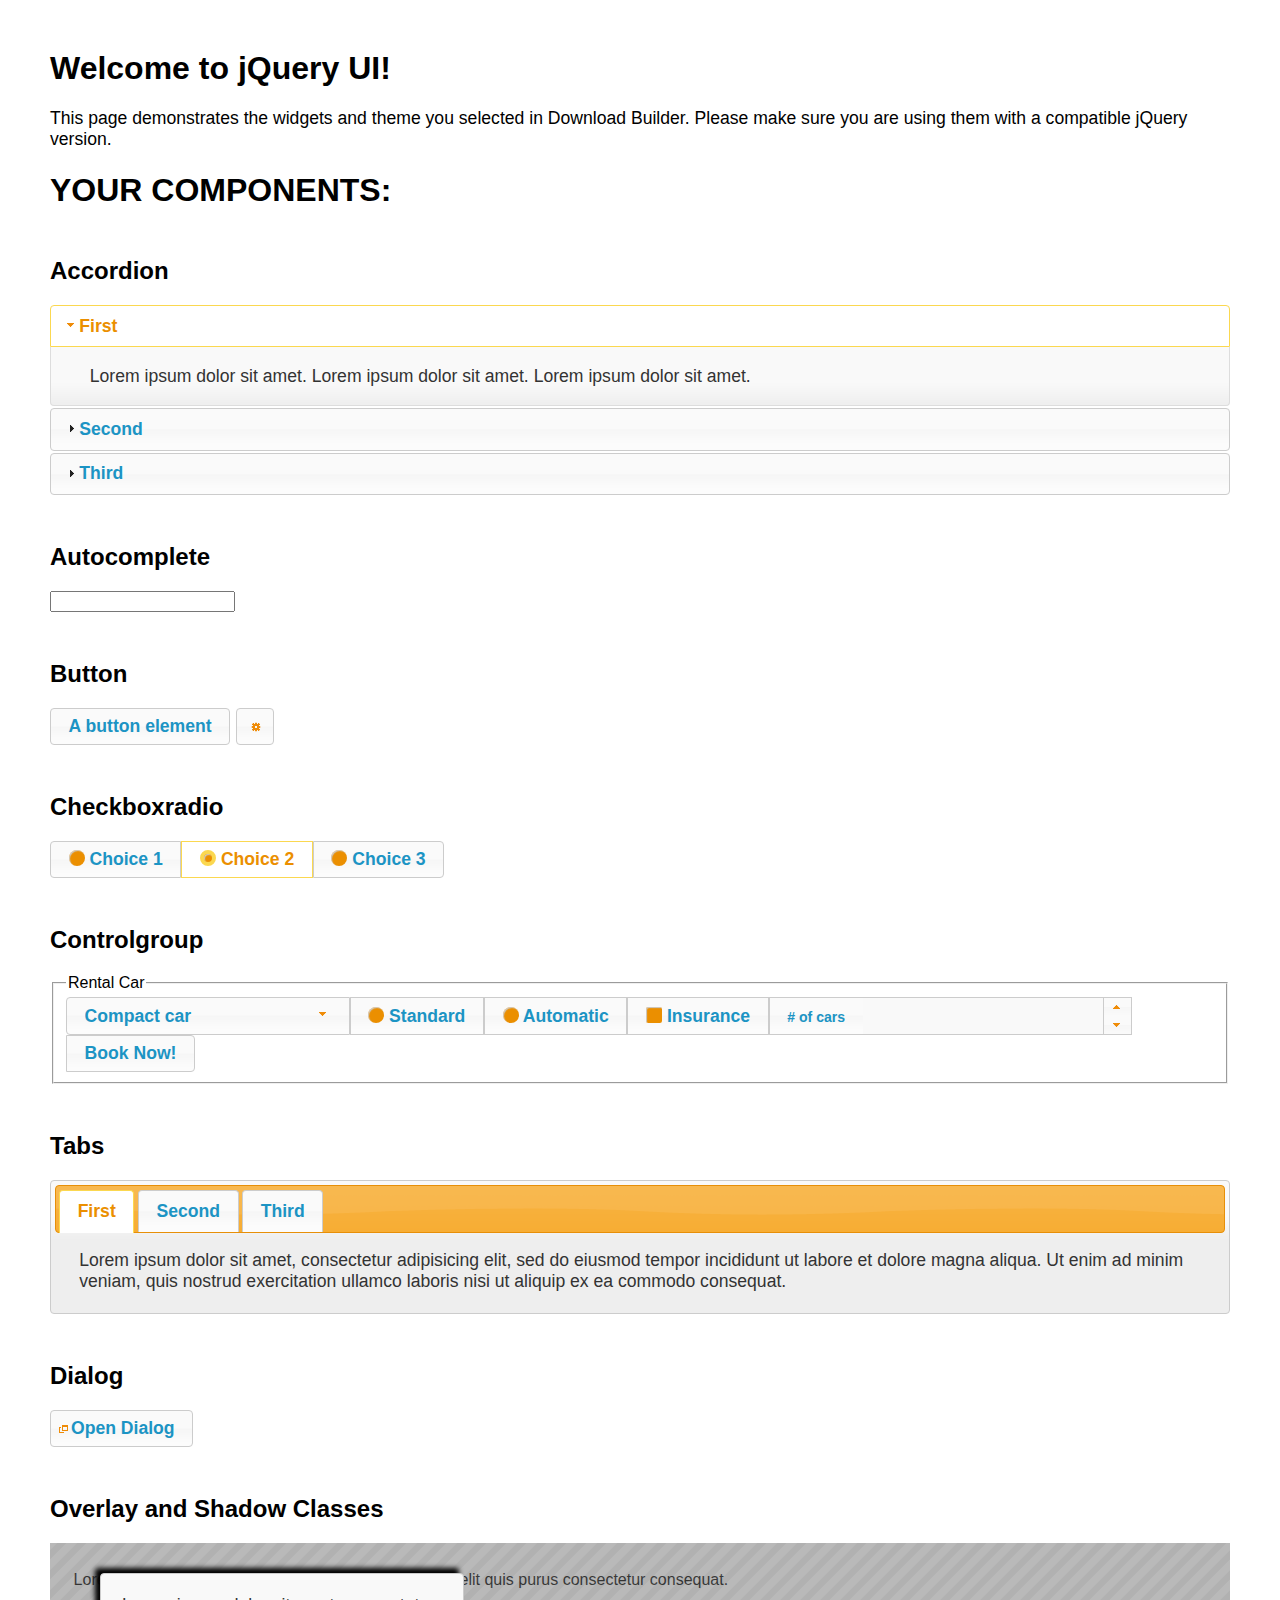
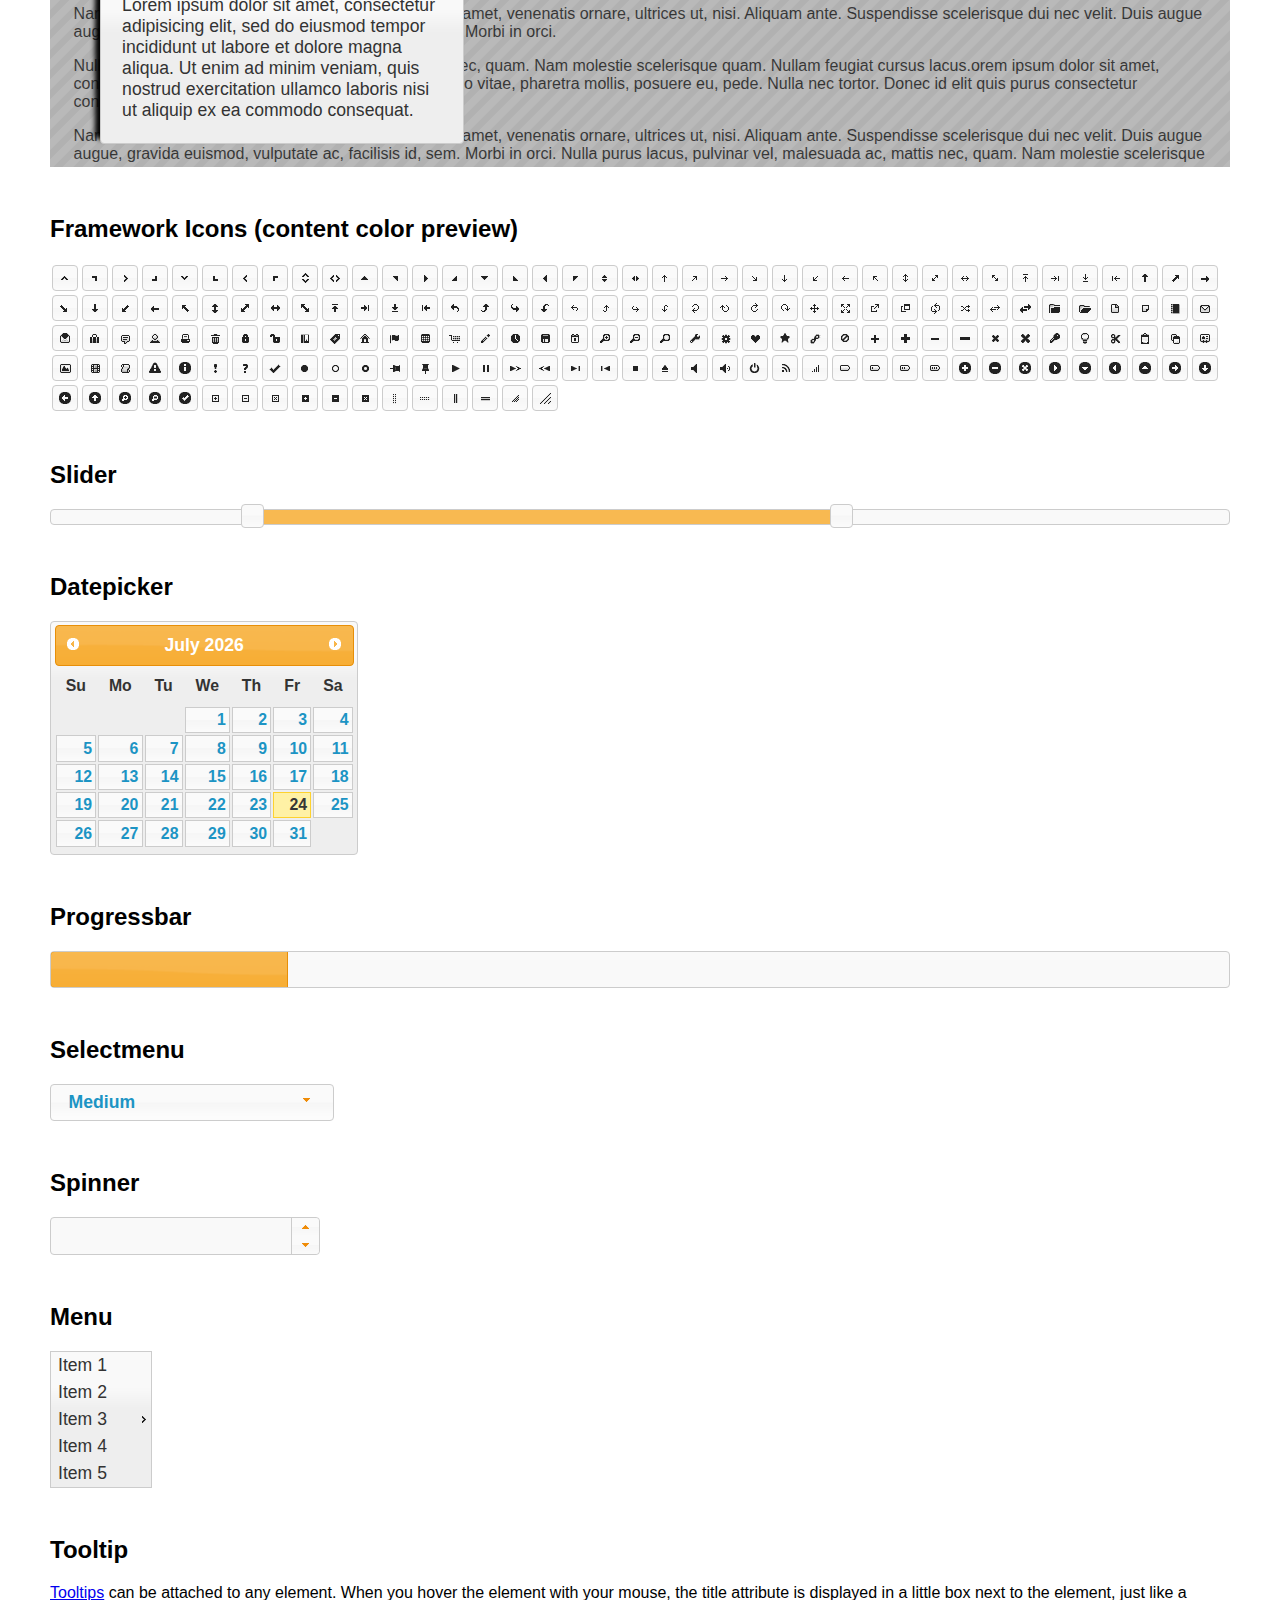
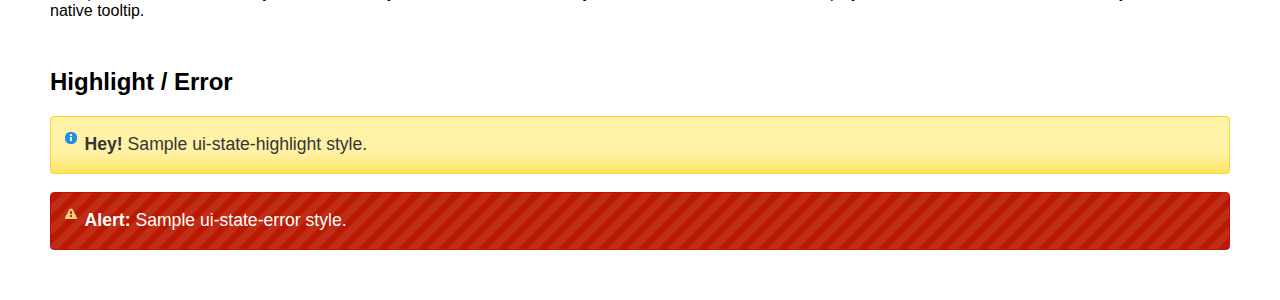
<file: 4-jQuery/jquery-ui-1.12.1.custom/index.html>
<!doctype html>
<html lang="us">
<head>
	<meta charset="utf-8">
	<title>jQuery UI Example Page</title>
	<link href="jquery-ui.css" rel="stylesheet">
	<style>
	body{
		font-family: "Trebuchet MS", sans-serif;
		margin: 50px;
	}
	.demoHeaders {
		margin-top: 2em;
	}
	#dialog-link {
		padding: .4em 1em .4em 20px;
		text-decoration: none;
		position: relative;
	}
	#dialog-link span.ui-icon {
		margin: 0 5px 0 0;
		position: absolute;
		left: .2em;
		top: 50%;
		margin-top: -8px;
	}
	#icons {
		margin: 0;
		padding: 0;
	}
	#icons li {
		margin: 2px;
		position: relative;
		padding: 4px 0;
		cursor: pointer;
		float: left;
		list-style: none;
	}
	#icons span.ui-icon {
		float: left;
		margin: 0 4px;
	}
	.fakewindowcontain .ui-widget-overlay {
		position: absolute;
	}
	select {
		width: 200px;
	}
	</style>
</head>
<body>

<h1>Welcome to jQuery UI!</h1>

<div class="ui-widget">
	<p>This page demonstrates the widgets and theme you selected in Download Builder. Please make sure you are using them with a compatible jQuery version.</p>
</div>

<h1>YOUR COMPONENTS:</h1>


<!-- Accordion -->
<h2 class="demoHeaders">Accordion</h2>
<div id="accordion">
	<h3>First</h3>
	<div>Lorem ipsum dolor sit amet. Lorem ipsum dolor sit amet. Lorem ipsum dolor sit amet.</div>
	<h3>Second</h3>
	<div>Phasellus mattis tincidunt nibh.</div>
	<h3>Third</h3>
	<div>Nam dui erat, auctor a, dignissim quis.</div>
</div>



<!-- Autocomplete -->
<h2 class="demoHeaders">Autocomplete</h2>
<div>
	<input id="autocomplete" title="type &quot;a&quot;">
</div>



<!-- Button -->
<h2 class="demoHeaders">Button</h2>
<button id="button">A button element</button>
<button id="button-icon">An icon-only button</button>



<!-- Checkboxradio -->
<h2 class="demoHeaders">Checkboxradio</h2>
<form style="margin-top: 1em;">
	<div id="radioset">
		<input type="radio" id="radio1" name="radio"><label for="radio1">Choice 1</label>
		<input type="radio" id="radio2" name="radio" checked="checked"><label for="radio2">Choice 2</label>
		<input type="radio" id="radio3" name="radio"><label for="radio3">Choice 3</label>
	</div>
</form>



<!-- Controlgroup -->
<h2 class="demoHeaders">Controlgroup</h2>
<fieldset>
	<legend>Rental Car</legend>
	<div id="controlgroup">
		<select id="car-type">
			<option>Compact car</option>
			<option>Midsize car</option>
			<option>Full size car</option>
			<option>SUV</option>
			<option>Luxury</option>
			<option>Truck</option>
			<option>Van</option>
		</select>
		<label for="transmission-standard">Standard</label>
		<input type="radio" name="transmission" id="transmission-standard">
		<label for="transmission-automatic">Automatic</label>
		<input type="radio" name="transmission" id="transmission-automatic">
		<label for="insurance">Insurance</label>
		<input type="checkbox" name="insurance" id="insurance">
		<label for="horizontal-spinner" class="ui-controlgroup-label"># of cars</label>
		<input id="horizontal-spinner" class="ui-spinner-input">
		<button>Book Now!</button>
	</div>
</fieldset>



<!-- Tabs -->
<h2 class="demoHeaders">Tabs</h2>
<div id="tabs">
	<ul>
		<li><a href="#tabs-1">First</a></li>
		<li><a href="#tabs-2">Second</a></li>
		<li><a href="#tabs-3">Third</a></li>
	</ul>
	<div id="tabs-1">Lorem ipsum dolor sit amet, consectetur adipisicing elit, sed do eiusmod tempor incididunt ut labore et dolore magna aliqua. Ut enim ad minim veniam, quis nostrud exercitation ullamco laboris nisi ut aliquip ex ea commodo consequat.</div>
	<div id="tabs-2">Phasellus mattis tincidunt nibh. Cras orci urna, blandit id, pretium vel, aliquet ornare, felis. Maecenas scelerisque sem non nisl. Fusce sed lorem in enim dictum bibendum.</div>
	<div id="tabs-3">Nam dui erat, auctor a, dignissim quis, sollicitudin eu, felis. Pellentesque nisi urna, interdum eget, sagittis et, consequat vestibulum, lacus. Mauris porttitor ullamcorper augue.</div>
</div>



<h2 class="demoHeaders">Dialog</h2>
<p>
	<button id="dialog-link" class="ui-button ui-corner-all ui-widget">
		<span class="ui-icon ui-icon-newwin"></span>Open Dialog
	</button>
</p>

<h2 class="demoHeaders">Overlay and Shadow Classes</h2>
<div style="position: relative; width: 96%; height: 200px; padding:1% 2%; overflow:hidden;" class="fakewindowcontain">
	<p>Lorem ipsum dolor sit amet,  Nulla nec tortor. Donec id elit quis purus consectetur consequat. </p><p>Nam congue semper tellus. Sed erat dolor, dapibus sit amet, venenatis ornare, ultrices ut, nisi. Aliquam ante. Suspendisse scelerisque dui nec velit. Duis augue augue, gravida euismod, vulputate ac, facilisis id, sem. Morbi in orci. </p><p>Nulla purus lacus, pulvinar vel, malesuada ac, mattis nec, quam. Nam molestie scelerisque quam. Nullam feugiat cursus lacus.orem ipsum dolor sit amet, consectetur adipiscing elit. Donec libero risus, commodo vitae, pharetra mollis, posuere eu, pede. Nulla nec tortor. Donec id elit quis purus consectetur consequat. </p><p>Nam congue semper tellus. Sed erat dolor, dapibus sit amet, venenatis ornare, ultrices ut, nisi. Aliquam ante. Suspendisse scelerisque dui nec velit. Duis augue augue, gravida euismod, vulputate ac, facilisis id, sem. Morbi in orci. Nulla purus lacus, pulvinar vel, malesuada ac, mattis nec, quam. Nam molestie scelerisque quam. </p><p>Nullam feugiat cursus lacus.orem ipsum dolor sit amet, consectetur adipiscing elit. Donec libero risus, commodo vitae, pharetra mollis, posuere eu, pede. Nulla nec tortor. Donec id elit quis purus consectetur consequat. Nam congue semper tellus. Sed erat dolor, dapibus sit amet, venenatis ornare, ultrices ut, nisi. Aliquam ante. </p><p>Suspendisse scelerisque dui nec velit. Duis augue augue, gravida euismod, vulputate ac, facilisis id, sem. Morbi in orci. Nulla purus lacus, pulvinar vel, malesuada ac, mattis nec, quam. Nam molestie scelerisque quam. Nullam feugiat cursus lacus.orem ipsum dolor sit amet, consectetur adipiscing elit. Donec libero risus, commodo vitae, pharetra mollis, posuere eu, pede. Nulla nec tortor. Donec id elit quis purus consectetur consequat. Nam congue semper tellus. Sed erat dolor, dapibus sit amet, venenatis ornare, ultrices ut, nisi. </p>

	<!-- ui-dialog -->
	<div class="ui-widget-overlay ui-front"></div>
	<div style="position: absolute; width: 320px; left: 50px; top: 30px; padding: 1.2em" class="ui-widget ui-front ui-widget-content ui-corner-all ui-widget-shadow">
		Lorem ipsum dolor sit amet, consectetur adipisicing elit, sed do eiusmod tempor incididunt ut labore et dolore magna aliqua. Ut enim ad minim veniam, quis nostrud exercitation ullamco laboris nisi ut aliquip ex ea commodo consequat.
	</div>

</div>

<!-- ui-dialog -->
<div id="dialog" title="Dialog Title">
	<p>Lorem ipsum dolor sit amet, consectetur adipisicing elit, sed do eiusmod tempor incididunt ut labore et dolore magna aliqua. Ut enim ad minim veniam, quis nostrud exercitation ullamco laboris nisi ut aliquip ex ea commodo consequat.</p>
</div>



<h2 class="demoHeaders">Framework Icons (content color preview)</h2>
<ul id="icons" class="ui-widget ui-helper-clearfix">
	<li class="ui-state-default ui-corner-all" title=".ui-icon-caret-1-n"><span class="ui-icon ui-icon-caret-1-n"></span></li>
	<li class="ui-state-default ui-corner-all" title=".ui-icon-caret-1-ne"><span class="ui-icon ui-icon-caret-1-ne"></span></li>
	<li class="ui-state-default ui-corner-all" title=".ui-icon-caret-1-e"><span class="ui-icon ui-icon-caret-1-e"></span></li>
	<li class="ui-state-default ui-corner-all" title=".ui-icon-caret-1-se"><span class="ui-icon ui-icon-caret-1-se"></span></li>
	<li class="ui-state-default ui-corner-all" title=".ui-icon-caret-1-s"><span class="ui-icon ui-icon-caret-1-s"></span></li>
	<li class="ui-state-default ui-corner-all" title=".ui-icon-caret-1-sw"><span class="ui-icon ui-icon-caret-1-sw"></span></li>
	<li class="ui-state-default ui-corner-all" title=".ui-icon-caret-1-w"><span class="ui-icon ui-icon-caret-1-w"></span></li>
	<li class="ui-state-default ui-corner-all" title=".ui-icon-caret-1-nw"><span class="ui-icon ui-icon-caret-1-nw"></span></li>
	<li class="ui-state-default ui-corner-all" title=".ui-icon-caret-2-n-s"><span class="ui-icon ui-icon-caret-2-n-s"></span></li>
	<li class="ui-state-default ui-corner-all" title=".ui-icon-caret-2-e-w"><span class="ui-icon ui-icon-caret-2-e-w"></span></li>
	<li class="ui-state-default ui-corner-all" title=".ui-icon-triangle-1-n"><span class="ui-icon ui-icon-triangle-1-n"></span></li>
	<li class="ui-state-default ui-corner-all" title=".ui-icon-triangle-1-ne"><span class="ui-icon ui-icon-triangle-1-ne"></span></li>
	<li class="ui-state-default ui-corner-all" title=".ui-icon-triangle-1-e"><span class="ui-icon ui-icon-triangle-1-e"></span></li>
	<li class="ui-state-default ui-corner-all" title=".ui-icon-triangle-1-se"><span class="ui-icon ui-icon-triangle-1-se"></span></li>
	<li class="ui-state-default ui-corner-all" title=".ui-icon-triangle-1-s"><span class="ui-icon ui-icon-triangle-1-s"></span></li>
	<li class="ui-state-default ui-corner-all" title=".ui-icon-triangle-1-sw"><span class="ui-icon ui-icon-triangle-1-sw"></span></li>
	<li class="ui-state-default ui-corner-all" title=".ui-icon-triangle-1-w"><span class="ui-icon ui-icon-triangle-1-w"></span></li>
	<li class="ui-state-default ui-corner-all" title=".ui-icon-triangle-1-nw"><span class="ui-icon ui-icon-triangle-1-nw"></span></li>
	<li class="ui-state-default ui-corner-all" title=".ui-icon-triangle-2-n-s"><span class="ui-icon ui-icon-triangle-2-n-s"></span></li>
	<li class="ui-state-default ui-corner-all" title=".ui-icon-triangle-2-e-w"><span class="ui-icon ui-icon-triangle-2-e-w"></span></li>
	<li class="ui-state-default ui-corner-all" title=".ui-icon-arrow-1-n"><span class="ui-icon ui-icon-arrow-1-n"></span></li>
	<li class="ui-state-default ui-corner-all" title=".ui-icon-arrow-1-ne"><span class="ui-icon ui-icon-arrow-1-ne"></span></li>
	<li class="ui-state-default ui-corner-all" title=".ui-icon-arrow-1-e"><span class="ui-icon ui-icon-arrow-1-e"></span></li>
	<li class="ui-state-default ui-corner-all" title=".ui-icon-arrow-1-se"><span class="ui-icon ui-icon-arrow-1-se"></span></li>
	<li class="ui-state-default ui-corner-all" title=".ui-icon-arrow-1-s"><span class="ui-icon ui-icon-arrow-1-s"></span></li>
	<li class="ui-state-default ui-corner-all" title=".ui-icon-arrow-1-sw"><span class="ui-icon ui-icon-arrow-1-sw"></span></li>
	<li class="ui-state-default ui-corner-all" title=".ui-icon-arrow-1-w"><span class="ui-icon ui-icon-arrow-1-w"></span></li>
	<li class="ui-state-default ui-corner-all" title=".ui-icon-arrow-1-nw"><span class="ui-icon ui-icon-arrow-1-nw"></span></li>
	<li class="ui-state-default ui-corner-all" title=".ui-icon-arrow-2-n-s"><span class="ui-icon ui-icon-arrow-2-n-s"></span></li>
	<li class="ui-state-default ui-corner-all" title=".ui-icon-arrow-2-ne-sw"><span class="ui-icon ui-icon-arrow-2-ne-sw"></span></li>
	<li class="ui-state-default ui-corner-all" title=".ui-icon-arrow-2-e-w"><span class="ui-icon ui-icon-arrow-2-e-w"></span></li>
	<li class="ui-state-default ui-corner-all" title=".ui-icon-arrow-2-se-nw"><span class="ui-icon ui-icon-arrow-2-se-nw"></span></li>
	<li class="ui-state-default ui-corner-all" title=".ui-icon-arrowstop-1-n"><span class="ui-icon ui-icon-arrowstop-1-n"></span></li>
	<li class="ui-state-default ui-corner-all" title=".ui-icon-arrowstop-1-e"><span class="ui-icon ui-icon-arrowstop-1-e"></span></li>
	<li class="ui-state-default ui-corner-all" title=".ui-icon-arrowstop-1-s"><span class="ui-icon ui-icon-arrowstop-1-s"></span></li>
	<li class="ui-state-default ui-corner-all" title=".ui-icon-arrowstop-1-w"><span class="ui-icon ui-icon-arrowstop-1-w"></span></li>
	<li class="ui-state-default ui-corner-all" title=".ui-icon-arrowthick-1-n"><span class="ui-icon ui-icon-arrowthick-1-n"></span></li>
	<li class="ui-state-default ui-corner-all" title=".ui-icon-arrowthick-1-ne"><span class="ui-icon ui-icon-arrowthick-1-ne"></span></li>
	<li class="ui-state-default ui-corner-all" title=".ui-icon-arrowthick-1-e"><span class="ui-icon ui-icon-arrowthick-1-e"></span></li>
	<li class="ui-state-default ui-corner-all" title=".ui-icon-arrowthick-1-se"><span class="ui-icon ui-icon-arrowthick-1-se"></span></li>
	<li class="ui-state-default ui-corner-all" title=".ui-icon-arrowthick-1-s"><span class="ui-icon ui-icon-arrowthick-1-s"></span></li>
	<li class="ui-state-default ui-corner-all" title=".ui-icon-arrowthick-1-sw"><span class="ui-icon ui-icon-arrowthick-1-sw"></span></li>
	<li class="ui-state-default ui-corner-all" title=".ui-icon-arrowthick-1-w"><span class="ui-icon ui-icon-arrowthick-1-w"></span></li>
	<li class="ui-state-default ui-corner-all" title=".ui-icon-arrowthick-1-nw"><span class="ui-icon ui-icon-arrowthick-1-nw"></span></li>
	<li class="ui-state-default ui-corner-all" title=".ui-icon-arrowthick-2-n-s"><span class="ui-icon ui-icon-arrowthick-2-n-s"></span></li>
	<li class="ui-state-default ui-corner-all" title=".ui-icon-arrowthick-2-ne-sw"><span class="ui-icon ui-icon-arrowthick-2-ne-sw"></span></li>
	<li class="ui-state-default ui-corner-all" title=".ui-icon-arrowthick-2-e-w"><span class="ui-icon ui-icon-arrowthick-2-e-w"></span></li>
	<li class="ui-state-default ui-corner-all" title=".ui-icon-arrowthick-2-se-nw"><span class="ui-icon ui-icon-arrowthick-2-se-nw"></span></li>
	<li class="ui-state-default ui-corner-all" title=".ui-icon-arrowthickstop-1-n"><span class="ui-icon ui-icon-arrowthickstop-1-n"></span></li>
	<li class="ui-state-default ui-corner-all" title=".ui-icon-arrowthickstop-1-e"><span class="ui-icon ui-icon-arrowthickstop-1-e"></span></li>
	<li class="ui-state-default ui-corner-all" title=".ui-icon-arrowthickstop-1-s"><span class="ui-icon ui-icon-arrowthickstop-1-s"></span></li>
	<li class="ui-state-default ui-corner-all" title=".ui-icon-arrowthickstop-1-w"><span class="ui-icon ui-icon-arrowthickstop-1-w"></span></li>
	<li class="ui-state-default ui-corner-all" title=".ui-icon-arrowreturnthick-1-w"><span class="ui-icon ui-icon-arrowreturnthick-1-w"></span></li>
	<li class="ui-state-default ui-corner-all" title=".ui-icon-arrowreturnthick-1-n"><span class="ui-icon ui-icon-arrowreturnthick-1-n"></span></li>
	<li class="ui-state-default ui-corner-all" title=".ui-icon-arrowreturnthick-1-e"><span class="ui-icon ui-icon-arrowreturnthick-1-e"></span></li>
	<li class="ui-state-default ui-corner-all" title=".ui-icon-arrowreturnthick-1-s"><span class="ui-icon ui-icon-arrowreturnthick-1-s"></span></li>
	<li class="ui-state-default ui-corner-all" title=".ui-icon-arrowreturn-1-w"><span class="ui-icon ui-icon-arrowreturn-1-w"></span></li>
	<li class="ui-state-default ui-corner-all" title=".ui-icon-arrowreturn-1-n"><span class="ui-icon ui-icon-arrowreturn-1-n"></span></li>
	<li class="ui-state-default ui-corner-all" title=".ui-icon-arrowreturn-1-e"><span class="ui-icon ui-icon-arrowreturn-1-e"></span></li>
	<li class="ui-state-default ui-corner-all" title=".ui-icon-arrowreturn-1-s"><span class="ui-icon ui-icon-arrowreturn-1-s"></span></li>
	<li class="ui-state-default ui-corner-all" title=".ui-icon-arrowrefresh-1-w"><span class="ui-icon ui-icon-arrowrefresh-1-w"></span></li>
	<li class="ui-state-default ui-corner-all" title=".ui-icon-arrowrefresh-1-n"><span class="ui-icon ui-icon-arrowrefresh-1-n"></span></li>
	<li class="ui-state-default ui-corner-all" title=".ui-icon-arrowrefresh-1-e"><span class="ui-icon ui-icon-arrowrefresh-1-e"></span></li>
	<li class="ui-state-default ui-corner-all" title=".ui-icon-arrowrefresh-1-s"><span class="ui-icon ui-icon-arrowrefresh-1-s"></span></li>
	<li class="ui-state-default ui-corner-all" title=".ui-icon-arrow-4"><span class="ui-icon ui-icon-arrow-4"></span></li>
	<li class="ui-state-default ui-corner-all" title=".ui-icon-arrow-4-diag"><span class="ui-icon ui-icon-arrow-4-diag"></span></li>
	<li class="ui-state-default ui-corner-all" title=".ui-icon-extlink"><span class="ui-icon ui-icon-extlink"></span></li>
	<li class="ui-state-default ui-corner-all" title=".ui-icon-newwin"><span class="ui-icon ui-icon-newwin"></span></li>
	<li class="ui-state-default ui-corner-all" title=".ui-icon-refresh"><span class="ui-icon ui-icon-refresh"></span></li>
	<li class="ui-state-default ui-corner-all" title=".ui-icon-shuffle"><span class="ui-icon ui-icon-shuffle"></span></li>
	<li class="ui-state-default ui-corner-all" title=".ui-icon-transfer-e-w"><span class="ui-icon ui-icon-transfer-e-w"></span></li>
	<li class="ui-state-default ui-corner-all" title=".ui-icon-transferthick-e-w"><span class="ui-icon ui-icon-transferthick-e-w"></span></li>
	<li class="ui-state-default ui-corner-all" title=".ui-icon-folder-collapsed"><span class="ui-icon ui-icon-folder-collapsed"></span></li>
	<li class="ui-state-default ui-corner-all" title=".ui-icon-folder-open"><span class="ui-icon ui-icon-folder-open"></span></li>
	<li class="ui-state-default ui-corner-all" title=".ui-icon-document"><span class="ui-icon ui-icon-document"></span></li>
	<li class="ui-state-default ui-corner-all" title=".ui-icon-document-b"><span class="ui-icon ui-icon-document-b"></span></li>
	<li class="ui-state-default ui-corner-all" title=".ui-icon-note"><span class="ui-icon ui-icon-note"></span></li>
	<li class="ui-state-default ui-corner-all" title=".ui-icon-mail-closed"><span class="ui-icon ui-icon-mail-closed"></span></li>
	<li class="ui-state-default ui-corner-all" title=".ui-icon-mail-open"><span class="ui-icon ui-icon-mail-open"></span></li>
	<li class="ui-state-default ui-corner-all" title=".ui-icon-suitcase"><span class="ui-icon ui-icon-suitcase"></span></li>
	<li class="ui-state-default ui-corner-all" title=".ui-icon-comment"><span class="ui-icon ui-icon-comment"></span></li>
	<li class="ui-state-default ui-corner-all" title=".ui-icon-person"><span class="ui-icon ui-icon-person"></span></li>
	<li class="ui-state-default ui-corner-all" title=".ui-icon-print"><span class="ui-icon ui-icon-print"></span></li>
	<li class="ui-state-default ui-corner-all" title=".ui-icon-trash"><span class="ui-icon ui-icon-trash"></span></li>
	<li class="ui-state-default ui-corner-all" title=".ui-icon-locked"><span class="ui-icon ui-icon-locked"></span></li>
	<li class="ui-state-default ui-corner-all" title=".ui-icon-unlocked"><span class="ui-icon ui-icon-unlocked"></span></li>
	<li class="ui-state-default ui-corner-all" title=".ui-icon-bookmark"><span class="ui-icon ui-icon-bookmark"></span></li>
	<li class="ui-state-default ui-corner-all" title=".ui-icon-tag"><span class="ui-icon ui-icon-tag"></span></li>
	<li class="ui-state-default ui-corner-all" title=".ui-icon-home"><span class="ui-icon ui-icon-home"></span></li>
	<li class="ui-state-default ui-corner-all" title=".ui-icon-flag"><span class="ui-icon ui-icon-flag"></span></li>
	<li class="ui-state-default ui-corner-all" title=".ui-icon-calculator"><span class="ui-icon ui-icon-calculator"></span></li>
	<li class="ui-state-default ui-corner-all" title=".ui-icon-cart"><span class="ui-icon ui-icon-cart"></span></li>
	<li class="ui-state-default ui-corner-all" title=".ui-icon-pencil"><span class="ui-icon ui-icon-pencil"></span></li>
	<li class="ui-state-default ui-corner-all" title=".ui-icon-clock"><span class="ui-icon ui-icon-clock"></span></li>
	<li class="ui-state-default ui-corner-all" title=".ui-icon-disk"><span class="ui-icon ui-icon-disk"></span></li>
	<li class="ui-state-default ui-corner-all" title=".ui-icon-calendar"><span class="ui-icon ui-icon-calendar"></span></li>
	<li class="ui-state-default ui-corner-all" title=".ui-icon-zoomin"><span class="ui-icon ui-icon-zoomin"></span></li>
	<li class="ui-state-default ui-corner-all" title=".ui-icon-zoomout"><span class="ui-icon ui-icon-zoomout"></span></li>
	<li class="ui-state-default ui-corner-all" title=".ui-icon-search"><span class="ui-icon ui-icon-search"></span></li>
	<li class="ui-state-default ui-corner-all" title=".ui-icon-wrench"><span class="ui-icon ui-icon-wrench"></span></li>
	<li class="ui-state-default ui-corner-all" title=".ui-icon-gear"><span class="ui-icon ui-icon-gear"></span></li>
	<li class="ui-state-default ui-corner-all" title=".ui-icon-heart"><span class="ui-icon ui-icon-heart"></span></li>
	<li class="ui-state-default ui-corner-all" title=".ui-icon-star"><span class="ui-icon ui-icon-star"></span></li>
	<li class="ui-state-default ui-corner-all" title=".ui-icon-link"><span class="ui-icon ui-icon-link"></span></li>
	<li class="ui-state-default ui-corner-all" title=".ui-icon-cancel"><span class="ui-icon ui-icon-cancel"></span></li>
	<li class="ui-state-default ui-corner-all" title=".ui-icon-plus"><span class="ui-icon ui-icon-plus"></span></li>
	<li class="ui-state-default ui-corner-all" title=".ui-icon-plusthick"><span class="ui-icon ui-icon-plusthick"></span></li>
	<li class="ui-state-default ui-corner-all" title=".ui-icon-minus"><span class="ui-icon ui-icon-minus"></span></li>
	<li class="ui-state-default ui-corner-all" title=".ui-icon-minusthick"><span class="ui-icon ui-icon-minusthick"></span></li>
	<li class="ui-state-default ui-corner-all" title=".ui-icon-close"><span class="ui-icon ui-icon-close"></span></li>
	<li class="ui-state-default ui-corner-all" title=".ui-icon-closethick"><span class="ui-icon ui-icon-closethick"></span></li>
	<li class="ui-state-default ui-corner-all" title=".ui-icon-key"><span class="ui-icon ui-icon-key"></span></li>
	<li class="ui-state-default ui-corner-all" title=".ui-icon-lightbulb"><span class="ui-icon ui-icon-lightbulb"></span></li>
	<li class="ui-state-default ui-corner-all" title=".ui-icon-scissors"><span class="ui-icon ui-icon-scissors"></span></li>
	<li class="ui-state-default ui-corner-all" title=".ui-icon-clipboard"><span class="ui-icon ui-icon-clipboard"></span></li>
	<li class="ui-state-default ui-corner-all" title=".ui-icon-copy"><span class="ui-icon ui-icon-copy"></span></li>
	<li class="ui-state-default ui-corner-all" title=".ui-icon-contact"><span class="ui-icon ui-icon-contact"></span></li>
	<li class="ui-state-default ui-corner-all" title=".ui-icon-image"><span class="ui-icon ui-icon-image"></span></li>
	<li class="ui-state-default ui-corner-all" title=".ui-icon-video"><span class="ui-icon ui-icon-video"></span></li>
	<li class="ui-state-default ui-corner-all" title=".ui-icon-script"><span class="ui-icon ui-icon-script"></span></li>
	<li class="ui-state-default ui-corner-all" title=".ui-icon-alert"><span class="ui-icon ui-icon-alert"></span></li>
	<li class="ui-state-default ui-corner-all" title=".ui-icon-info"><span class="ui-icon ui-icon-info"></span></li>
	<li class="ui-state-default ui-corner-all" title=".ui-icon-notice"><span class="ui-icon ui-icon-notice"></span></li>
	<li class="ui-state-default ui-corner-all" title=".ui-icon-help"><span class="ui-icon ui-icon-help"></span></li>
	<li class="ui-state-default ui-corner-all" title=".ui-icon-check"><span class="ui-icon ui-icon-check"></span></li>
	<li class="ui-state-default ui-corner-all" title=".ui-icon-bullet"><span class="ui-icon ui-icon-bullet"></span></li>
	<li class="ui-state-default ui-corner-all" title=".ui-icon-radio-off"><span class="ui-icon ui-icon-radio-off"></span></li>
	<li class="ui-state-default ui-corner-all" title=".ui-icon-radio-on"><span class="ui-icon ui-icon-radio-on"></span></li>
	<li class="ui-state-default ui-corner-all" title=".ui-icon-pin-w"><span class="ui-icon ui-icon-pin-w"></span></li>
	<li class="ui-state-default ui-corner-all" title=".ui-icon-pin-s"><span class="ui-icon ui-icon-pin-s"></span></li>
	<li class="ui-state-default ui-corner-all" title=".ui-icon-play"><span class="ui-icon ui-icon-play"></span></li>
	<li class="ui-state-default ui-corner-all" title=".ui-icon-pause"><span class="ui-icon ui-icon-pause"></span></li>
	<li class="ui-state-default ui-corner-all" title=".ui-icon-seek-next"><span class="ui-icon ui-icon-seek-next"></span></li>
	<li class="ui-state-default ui-corner-all" title=".ui-icon-seek-prev"><span class="ui-icon ui-icon-seek-prev"></span></li>
	<li class="ui-state-default ui-corner-all" title=".ui-icon-seek-end"><span class="ui-icon ui-icon-seek-end"></span></li>
	<li class="ui-state-default ui-corner-all" title=".ui-icon-seek-first"><span class="ui-icon ui-icon-seek-first"></span></li>
	<li class="ui-state-default ui-corner-all" title=".ui-icon-stop"><span class="ui-icon ui-icon-stop"></span></li>
	<li class="ui-state-default ui-corner-all" title=".ui-icon-eject"><span class="ui-icon ui-icon-eject"></span></li>
	<li class="ui-state-default ui-corner-all" title=".ui-icon-volume-off"><span class="ui-icon ui-icon-volume-off"></span></li>
	<li class="ui-state-default ui-corner-all" title=".ui-icon-volume-on"><span class="ui-icon ui-icon-volume-on"></span></li>
	<li class="ui-state-default ui-corner-all" title=".ui-icon-power"><span class="ui-icon ui-icon-power"></span></li>
	<li class="ui-state-default ui-corner-all" title=".ui-icon-signal-diag"><span class="ui-icon ui-icon-signal-diag"></span></li>
	<li class="ui-state-default ui-corner-all" title=".ui-icon-signal"><span class="ui-icon ui-icon-signal"></span></li>
	<li class="ui-state-default ui-corner-all" title=".ui-icon-battery-0"><span class="ui-icon ui-icon-battery-0"></span></li>
	<li class="ui-state-default ui-corner-all" title=".ui-icon-battery-1"><span class="ui-icon ui-icon-battery-1"></span></li>
	<li class="ui-state-default ui-corner-all" title=".ui-icon-battery-2"><span class="ui-icon ui-icon-battery-2"></span></li>
	<li class="ui-state-default ui-corner-all" title=".ui-icon-battery-3"><span class="ui-icon ui-icon-battery-3"></span></li>
	<li class="ui-state-default ui-corner-all" title=".ui-icon-circle-plus"><span class="ui-icon ui-icon-circle-plus"></span></li>
	<li class="ui-state-default ui-corner-all" title=".ui-icon-circle-minus"><span class="ui-icon ui-icon-circle-minus"></span></li>
	<li class="ui-state-default ui-corner-all" title=".ui-icon-circle-close"><span class="ui-icon ui-icon-circle-close"></span></li>
	<li class="ui-state-default ui-corner-all" title=".ui-icon-circle-triangle-e"><span class="ui-icon ui-icon-circle-triangle-e"></span></li>
	<li class="ui-state-default ui-corner-all" title=".ui-icon-circle-triangle-s"><span class="ui-icon ui-icon-circle-triangle-s"></span></li>
	<li class="ui-state-default ui-corner-all" title=".ui-icon-circle-triangle-w"><span class="ui-icon ui-icon-circle-triangle-w"></span></li>
	<li class="ui-state-default ui-corner-all" title=".ui-icon-circle-triangle-n"><span class="ui-icon ui-icon-circle-triangle-n"></span></li>
	<li class="ui-state-default ui-corner-all" title=".ui-icon-circle-arrow-e"><span class="ui-icon ui-icon-circle-arrow-e"></span></li>
	<li class="ui-state-default ui-corner-all" title=".ui-icon-circle-arrow-s"><span class="ui-icon ui-icon-circle-arrow-s"></span></li>
	<li class="ui-state-default ui-corner-all" title=".ui-icon-circle-arrow-w"><span class="ui-icon ui-icon-circle-arrow-w"></span></li>
	<li class="ui-state-default ui-corner-all" title=".ui-icon-circle-arrow-n"><span class="ui-icon ui-icon-circle-arrow-n"></span></li>
	<li class="ui-state-default ui-corner-all" title=".ui-icon-circle-zoomin"><span class="ui-icon ui-icon-circle-zoomin"></span></li>
	<li class="ui-state-default ui-corner-all" title=".ui-icon-circle-zoomout"><span class="ui-icon ui-icon-circle-zoomout"></span></li>
	<li class="ui-state-default ui-corner-all" title=".ui-icon-circle-check"><span class="ui-icon ui-icon-circle-check"></span></li>
	<li class="ui-state-default ui-corner-all" title=".ui-icon-circlesmall-plus"><span class="ui-icon ui-icon-circlesmall-plus"></span></li>
	<li class="ui-state-default ui-corner-all" title=".ui-icon-circlesmall-minus"><span class="ui-icon ui-icon-circlesmall-minus"></span></li>
	<li class="ui-state-default ui-corner-all" title=".ui-icon-circlesmall-close"><span class="ui-icon ui-icon-circlesmall-close"></span></li>
	<li class="ui-state-default ui-corner-all" title=".ui-icon-squaresmall-plus"><span class="ui-icon ui-icon-squaresmall-plus"></span></li>
	<li class="ui-state-default ui-corner-all" title=".ui-icon-squaresmall-minus"><span class="ui-icon ui-icon-squaresmall-minus"></span></li>
	<li class="ui-state-default ui-corner-all" title=".ui-icon-squaresmall-close"><span class="ui-icon ui-icon-squaresmall-close"></span></li>
	<li class="ui-state-default ui-corner-all" title=".ui-icon-grip-dotted-vertical"><span class="ui-icon ui-icon-grip-dotted-vertical"></span></li>
	<li class="ui-state-default ui-corner-all" title=".ui-icon-grip-dotted-horizontal"><span class="ui-icon ui-icon-grip-dotted-horizontal"></span></li>
	<li class="ui-state-default ui-corner-all" title=".ui-icon-grip-solid-vertical"><span class="ui-icon ui-icon-grip-solid-vertical"></span></li>
	<li class="ui-state-default ui-corner-all" title=".ui-icon-grip-solid-horizontal"><span class="ui-icon ui-icon-grip-solid-horizontal"></span></li>
	<li class="ui-state-default ui-corner-all" title=".ui-icon-gripsmall-diagonal-se"><span class="ui-icon ui-icon-gripsmall-diagonal-se"></span></li>
	<li class="ui-state-default ui-corner-all" title=".ui-icon-grip-diagonal-se"><span class="ui-icon ui-icon-grip-diagonal-se"></span></li>
</ul>


<!-- Slider -->
<h2 class="demoHeaders">Slider</h2>
<div id="slider"></div>



<!-- Datepicker -->
<h2 class="demoHeaders">Datepicker</h2>
<div id="datepicker"></div>



<!-- Progressbar -->
<h2 class="demoHeaders">Progressbar</h2>
<div id="progressbar"></div>



<!-- Progressbar -->
<h2 class="demoHeaders">Selectmenu</h2>
<select id="selectmenu">
	<option>Slower</option>
	<option>Slow</option>
	<option selected="selected">Medium</option>
	<option>Fast</option>
	<option>Faster</option>
</select>



<!-- Spinner -->
<h2 class="demoHeaders">Spinner</h2>
<input id="spinner">



<!-- Menu -->
<h2 class="demoHeaders">Menu</h2>
<ul style="width:100px;" id="menu">
	<li><div>Item 1</div></li>
	<li><div>Item 2</div></li>
	<li><div>Item 3</div>
		<ul>
			<li><div>Item 3-1</div></li>
			<li><div>Item 3-2</div></li>
			<li><div>Item 3-3</div></li>
			<li><div>Item 3-4</div></li>
			<li><div>Item 3-5</div></li>
		</ul>
	</li>
	<li><div>Item 4</div></li>
	<li><div>Item 5</div></li>
</ul>



<!-- Tooltip -->
<h2 class="demoHeaders">Tooltip</h2>
<p id="tooltip">
	<a href="#" title="That&apos;s what this widget is">Tooltips</a> can be attached to any element. When you hover
the element with your mouse, the title attribute is displayed in a little box next to the element, just like a native tooltip.
</p>


<!-- Highlight / Error -->
<h2 class="demoHeaders">Highlight / Error</h2>
<div class="ui-widget">
	<div class="ui-state-highlight ui-corner-all" style="margin-top: 20px; padding: 0 .7em;">
		<p><span class="ui-icon ui-icon-info" style="float: left; margin-right: .3em;"></span>
		<strong>Hey!</strong> Sample ui-state-highlight style.</p>
	</div>
</div>
<br>
<div class="ui-widget">
	<div class="ui-state-error ui-corner-all" style="padding: 0 .7em;">
		<p><span class="ui-icon ui-icon-alert" style="float: left; margin-right: .3em;"></span>
		<strong>Alert:</strong> Sample ui-state-error style.</p>
	</div>
</div>

<script src="external/jquery/jquery.js"></script>
<script src="jquery-ui.js"></script>
<script>

$( "#accordion" ).accordion();



var availableTags = [
	"ActionScript",
	"AppleScript",
	"Asp",
	"BASIC",
	"C",
	"C++",
	"Clojure",
	"COBOL",
	"ColdFusion",
	"Erlang",
	"Fortran",
	"Groovy",
	"Haskell",
	"Java",
	"JavaScript",
	"Lisp",
	"Perl",
	"PHP",
	"Python",
	"Ruby",
	"Scala",
	"Scheme"
];
$( "#autocomplete" ).autocomplete({
	source: availableTags
});



$( "#button" ).button();
$( "#button-icon" ).button({
	icon: "ui-icon-gear",
	showLabel: false
});



$( "#radioset" ).buttonset();



$( "#controlgroup" ).controlgroup();



$( "#tabs" ).tabs();



$( "#dialog" ).dialog({
	autoOpen: false,
	width: 400,
	buttons: [
		{
			text: "Ok",
			click: function() {
				$( this ).dialog( "close" );
			}
		},
		{
			text: "Cancel",
			click: function() {
				$( this ).dialog( "close" );
			}
		}
	]
});

// Link to open the dialog
$( "#dialog-link" ).click(function( event ) {
	$( "#dialog" ).dialog( "open" );
	event.preventDefault();
});



$( "#datepicker" ).datepicker({
	inline: true
});



$( "#slider" ).slider({
	range: true,
	values: [ 17, 67 ]
});



$( "#progressbar" ).progressbar({
	value: 20
});



$( "#spinner" ).spinner();



$( "#menu" ).menu();



$( "#tooltip" ).tooltip();



$( "#selectmenu" ).selectmenu();


// Hover states on the static widgets
$( "#dialog-link, #icons li" ).hover(
	function() {
		$( this ).addClass( "ui-state-hover" );
	},
	function() {
		$( this ).removeClass( "ui-state-hover" );
	}
);
</script>
</body>
</html>
</file>
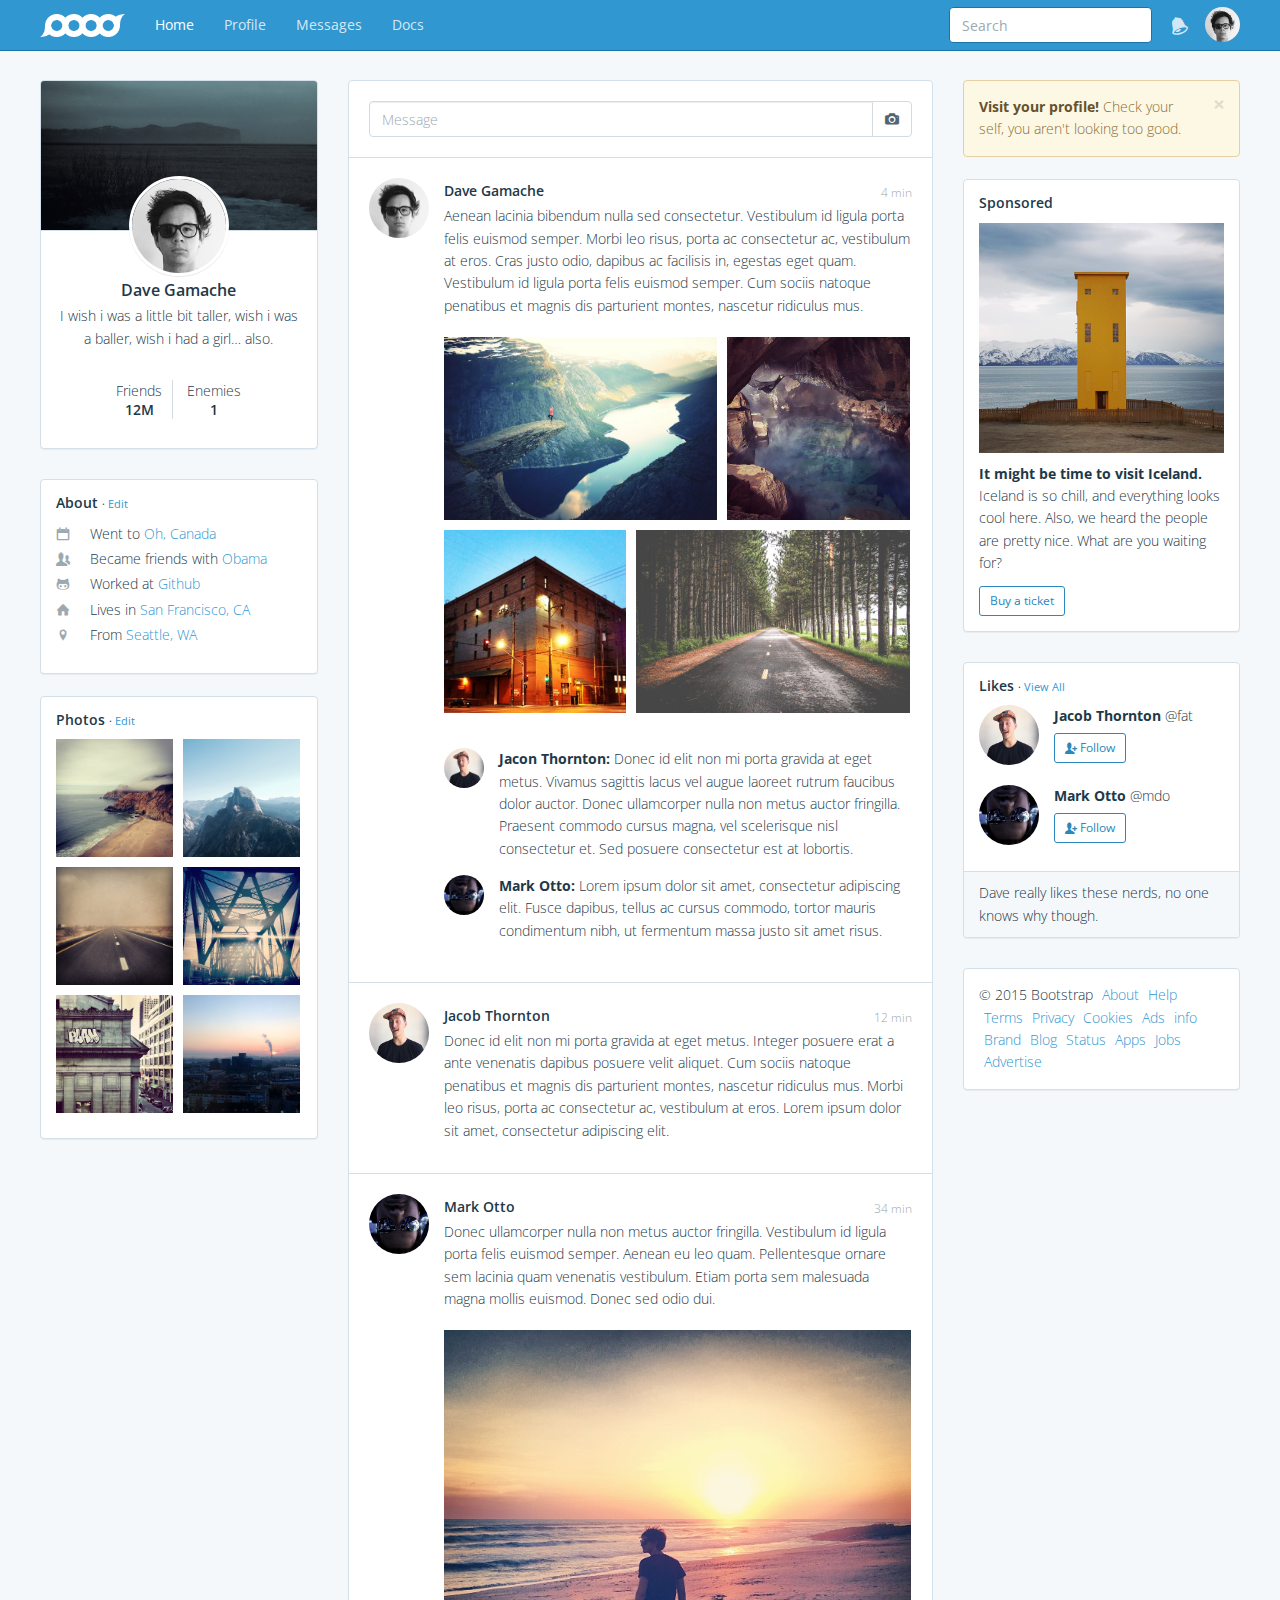
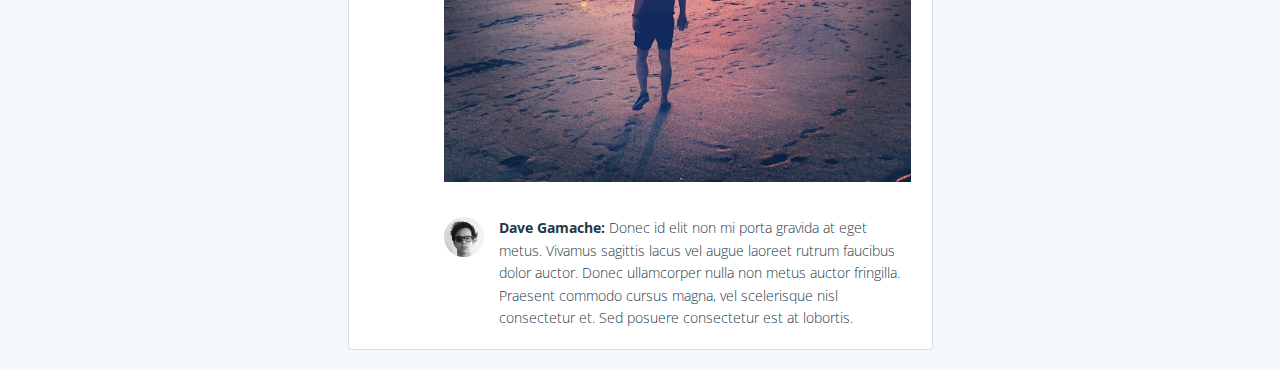
<file: 5-bootstrap/bootstrap-theme/theme-application-extended-3/v3/docs/index.html>
<!DOCTYPE html>
<html lang="en">
  <head>
    <meta charset="utf-8">
    <meta http-equiv="X-UA-Compatible" content="IE=edge">
    <meta name="viewport" content="width=device-width, initial-scale=1">
    <meta name="description" content="">
    <meta name="keywords" content="">
    <meta name="author" content="">

    <title>
      
        Home &middot; 
      
    </title>

    <link href='http://fonts.googleapis.com/css?family=Open+Sans:400,300,600' rel='stylesheet' type='text/css'>
    <link href="assets/css/toolkit.css" rel="stylesheet">
    
    <link href="assets/css/application.css" rel="stylesheet">

    <style>
      /* note: this is a hack for ios iframe for bootstrap themes shopify page */
      /* this chunk of css is not part of the toolkit :) */
      body {
        width: 1px;
        min-width: 100%;
        *width: 100%;
      }
    </style>

  </head>


<body class="with-top-navbar">
  


<div class="growl" id="app-growl"></div>

<nav class="navbar navbar-inverse navbar-fixed-top app-navbar">
  <div class="container">
    <div class="navbar-header">
      <button type="button" class="navbar-toggle collapsed" data-toggle="collapse" data-target="#navbar-collapse-main">
        <span class="sr-only">Toggle navigation</span>
        <span class="icon-bar"></span>
        <span class="icon-bar"></span>
        <span class="icon-bar"></span>
      </button>
      <a class="navbar-brand" href="index.html">
        <img src="assets/img/brand-white.png" alt="brand">
      </a>
    </div>
    <div class="navbar-collapse collapse" id="navbar-collapse-main">

        <ul class="nav navbar-nav hidden-xs">
          <li class="active">
            <a href="index.html">Home</a>
          </li>
          <li>
            <a href="profile/index.html">Profile</a>
          </li>
          <li>
            <a data-toggle="modal" href="#msgModal">Messages</a>
          </li>
          <li>
            <a href="docs/index.html">Docs</a>
          </li>
        </ul>

        <ul class="nav navbar-nav navbar-right m-r-0 hidden-xs">
          <li >
            <a class="app-notifications" href="notifications/index.html">
              <span class="icon icon-bell"></span>
            </a>
          </li>
          <li>
            <button class="btn btn-default navbar-btn navbar-btn-avitar" data-toggle="popover">
              <img class="img-circle" src="assets/img/avatar-dhg.png">
            </button>
          </li>
        </ul>

        <form class="navbar-form navbar-right app-search" role="search">
          <div class="form-group">
            <input type="text" class="form-control" data-action="grow" placeholder="Search">
          </div>
        </form>

        <ul class="nav navbar-nav hidden-sm hidden-md hidden-lg">
          <li><a href="index.html">Home</a></li>
          <li><a href="profile/index.html">Profile</a></li>
          <li><a href="notifications/index.html">Notifications</a></li>
          <li><a data-toggle="modal" href="#msgModal">Messages</a></li>
          <li><a href="docs/index.html">Docs</a></li>
          <li><a href="#" data-action="growl">Growl</a></li>
          <li><a href="login/index.html">Logout</a></li>
        </ul>

        <ul class="nav navbar-nav hidden">
          <li><a href="#" data-action="growl">Growl</a></li>
          <li><a href="login/index.html">Logout</a></li>
        </ul>
      </div>
  </div>
</nav>

<div class="modal fade" id="msgModal" tabindex="-1" role="dialog" aria-labelledby="msgModal" aria-hidden="true">
  <div class="modal-dialog">
    <div class="modal-content">
      <div class="modal-header">
        <button type="button" class="close" data-dismiss="modal" aria-hidden="true">&times;</button>
        <button type="button" class="btn btn-sm btn-primary pull-right app-new-msg js-newMsg">New message</button>
        <h4 class="modal-title">Messages</h4>
      </div>

      <div class="modal-body p-a-0 js-modalBody">
        <div class="modal-body-scroller">
          <div class="media-list media-list-users list-group js-msgGroup">
            <a href="#" class="list-group-item">
              <div class="media">
                <span class="media-left">
                <img class="img-circle media-object" src="assets/img/avatar-fat.jpg">
                </span>
                <div class="media-body">
                  <strong>Jacob Thornton</strong> and <strong>1 other</strong>
                  <div class="media-body-secondary">
                    Aenean eu leo quam. Pellentesque ornare sem lacinia quam &hellip;
                  </div>
                </div>
              </div>
            </a>
            <a href="#" class="list-group-item">
              <div class="media">
                <span class="media-left">
                  <img class="img-circle media-object" src="assets/img/avatar-mdo.png">
                </span>
                <div class="media-body">
                  <strong>Mark Otto</strong> and <strong>3 others</strong>
                  <div class="media-body-secondary">
                    Brunch sustainable placeat vegan bicycle rights yeah…
                  </div>
                </div>
              </div>
            </a>
            <a href="#" class="list-group-item">
              <div class="media">
                <span class="media-left">
                  <img class="img-circle media-object" src="assets/img/avatar-dhg.png">
                </span>
                <div class="media-body">
                  <strong>Dave Gamache</strong>
                  <div class="media-body-secondary">
                    Brunch sustainable placeat vegan bicycle rights yeah…
                  </div>
                </div>
              </div>
            </a>
            <a href="#" class="list-group-item">
              <div class="media">
                <span class="media-left">
                  <img class="img-circle media-object" src="assets/img/avatar-fat.jpg">
                </span>
                <div class="media-body">
                  <strong>Jacob Thornton</strong> and <strong>1 other</strong>
                  <div class="media-body-secondary">
                    Aenean eu leo quam. Pellentesque ornare sem lacinia quam &hellip;
                  </div>
                </div>
              </div>
            </a>
            <a href="#" class="list-group-item">
              <div class="media">
                <span class="media-left">
                  <img class="img-circle media-object" src="assets/img/avatar-mdo.png">
                </span>
                <div class="media-body">
                  <strong>Mark Otto</strong> and <strong>3 others</strong>
                  <div class="media-body-secondary">
                    Brunch sustainable placeat vegan bicycle rights yeah…
                  </div>
                </div>
              </div>
            </a>
            <a href="#" class="list-group-item">
              <div class="media">
                <span class="media-left">
                  <img class="img-circle media-object" src="assets/img/avatar-dhg.png">
                </span>
                <div class="media-body">
                  <strong>Dave Gamache</strong>
                  <div class="media-body-secondary">
                    Brunch sustainable placeat vegan bicycle rights yeah…
                  </div>
                </div>
              </div>
            </a>
            <a href="#" class="list-group-item">
              <div class="media">
                <span class="media-left">
                  <img class="img-circle media-object" src="assets/img/avatar-fat.jpg">
                </span>
                <div class="media-body">
                  <strong>Jacob Thornton</strong> and <strong>1 other</strong>
                  <div class="media-body-secondary">
                    Aenean eu leo quam. Pellentesque ornare sem lacinia quam &hellip;
                  </div>
                </div>
              </div>
            </a>
            <a href="#" class="list-group-item">
              <div class="media">
                <span class="media-left">
                  <img class="img-circle media-object" src="assets/img/avatar-mdo.png">
                </span>
                <div class="media-body">
                  <strong>Mark Otto</strong> and <strong>3 others</strong>
                  <div class="media-body-secondary">
                    Brunch sustainable placeat vegan bicycle rights yeah…
                  </div>
                </div>
              </div>
            </a>
            <a href="#" class="list-group-item">
              <div class="media">
                <span class="media-left">
                  <img class="img-circle media-object" src="assets/img/avatar-dhg.png">
                </span>
                <div class="media-body">
                  <strong>Dave Gamache</strong>
                  <div class="media-body-secondary">
                    Brunch sustainable placeat vegan bicycle rights yeah…
                  </div>
                </div>
              </div>
            </a>
          </div>

          <div class="hide m-a js-conversation">
            <ul class="media-list media-list-conversation">
              <li class="media media-current-user m-b-md">
                <div class="media-body">
                  <div class="media-body-text">
                    Aenean eu leo quam. Pellentesque ornare sem lacinia quam venenatis vestibulum. Nulla vitae elit libero, a pharetra augue. Maecenas sed diam eget risus varius blandit sit amet non magna. Morbi leo risus, porta ac consectetur ac, vestibulum at eros. Sed posuere consectetur est at lobortis.
                  </div>
                  <div class="media-footer">
                    <small class="text-muted">
                      <a href="#">Dave Gamache</a> at 4:20PM
                    </small>
                  </div>
                </div>
                <a class="media-right" href="#">
                  <img class="img-circle media-object" src="assets/img/avatar-dhg.png">
                </a>
              </li>

              <li class="media m-b-md">
                <a class="media-left" href="#">
                  <img class="img-circle media-object" src="assets/img/avatar-fat.jpg">
                </a>
                <div class="media-body">
                  <div class="media-body-text">
                   Cras justo odio, dapibus ac facilisis in, egestas eget quam. Duis mollis, est non commodo luctus, nisi erat porttitor ligula, eget lacinia odio sem nec elit. Praesent commodo cursus magna, vel scelerisque nisl consectetur et.
                  </div>
                  <div class="media-body-text">
                   Vestibulum id ligula porta felis euismod semper. Aenean lacinia bibendum nulla sed consectetur. Cras justo odio, dapibus ac facilisis in, egestas eget quam. Morbi leo risus, porta ac consectetur ac, vestibulum at eros. Praesent commodo cursus magna, vel scelerisque nisl consectetur et. Nullam quis risus eget urna mollis ornare vel eu leo. Morbi leo risus, porta ac consectetur ac, vestibulum at eros.
                  </div>
                  <div class="media-body-text">
                   Cras mattis consectetur purus sit amet fermentum. Donec sed odio dui. Integer posuere erat a ante venenatis dapibus posuere velit aliquet. Nulla vitae elit libero, a pharetra augue. Donec id elit non mi porta gravida at eget metus.
                  </div>
                  <div class="media-footer">
                    <small class="text-muted">
                      <a href="#">Fat</a> at 4:28PM
                    </small>
                  </div>
                </div>
              </li>

              <li class="media m-b-md">
                <a class="media-left" href="#">
                  <img class="img-circle media-object" src="assets/img/avatar-mdo.png">
                </a>
                <div class="media-body">
                  <div class="media-body-text">
                   Etiam porta sem malesuada magna mollis euismod. Donec id elit non mi porta gravida at eget metus. Praesent commodo cursus magna, vel scelerisque nisl consectetur et. Etiam porta sem malesuada magna mollis euismod. Morbi leo risus, porta ac consectetur ac, vestibulum at eros. Aenean lacinia bibendum nulla sed consectetur.
                  </div>
                  <div class="media-body-text">
                   Curabitur blandit tempus porttitor. Integer posuere erat a ante venenatis dapibus posuere velit aliquet. Duis mollis, est non commodo luctus, nisi erat porttitor ligula, eget lacinia odio sem nec elit.
                  </div>
                  <div class="media-footer">
                    <small class="text-muted">
                      <a href="#">Mark Otto</a> at 4:20PM
                    </small>
                  </div>
                </div>
              </li>

              <li class="media media-current-user m-b-md">
                <div class="media-body">
                  <div class="media-body-text">
                    Aenean eu leo quam. Pellentesque ornare sem lacinia quam venenatis vestibulum. Nulla vitae elit libero, a pharetra augue. Maecenas sed diam eget risus varius blandit sit amet non magna. Morbi leo risus, porta ac consectetur ac, vestibulum at eros. Sed posuere consectetur est at lobortis.
                  </div>
                  <div class="media-footer">
                    <small class="text-muted">
                      <a href="#">Dave Gamache</a> at 4:20PM
                    </small>
                  </div>
                </div>
                <a class="media-right" href="#">
                  <img class="img-circle media-object" src="assets/img/avatar-dhg.png">
                </a>
              </li>

              <li class="media m-b-md">
                <a class="media-left" href="#">
                  <img class="img-circle media-object" src="assets/img/avatar-fat.jpg">
                </a>
                <div class="media-body">
                  <div class="media-body-text">
                   Cras justo odio, dapibus ac facilisis in, egestas eget quam. Duis mollis, est non commodo luctus, nisi erat porttitor ligula, eget lacinia odio sem nec elit. Praesent commodo cursus magna, vel scelerisque nisl consectetur et.
                  </div>
                  <div class="media-body-text">
                   Vestibulum id ligula porta felis euismod semper. Aenean lacinia bibendum nulla sed consectetur. Cras justo odio, dapibus ac facilisis in, egestas eget quam. Morbi leo risus, porta ac consectetur ac, vestibulum at eros. Praesent commodo cursus magna, vel scelerisque nisl consectetur et. Nullam quis risus eget urna mollis ornare vel eu leo. Morbi leo risus, porta ac consectetur ac, vestibulum at eros.
                  </div>
                  <div class="media-body-text">
                   Cras mattis consectetur purus sit amet fermentum. Donec sed odio dui. Integer posuere erat a ante venenatis dapibus posuere velit aliquet. Nulla vitae elit libero, a pharetra augue. Donec id elit non mi porta gravida at eget metus.
                  </div>
                  <div class="media-footer">
                    <small class="text-muted">
                      <a href="#">Fat</a> at 4:28PM
                    </small>
                  </div>
                </div>
              </li>

              <li class="media m-b">
                <a class="media-left" href="#">
                  <img class="img-circle media-object" src="assets/img/avatar-mdo.png">
                </a>
                <div class="media-body">
                  <div class="media-body-text">
                   Etiam porta sem malesuada magna mollis euismod. Donec id elit non mi porta gravida at eget metus. Praesent commodo cursus magna, vel scelerisque nisl consectetur et. Etiam porta sem malesuada magna mollis euismod. Morbi leo risus, porta ac consectetur ac, vestibulum at eros. Aenean lacinia bibendum nulla sed consectetur.
                  </div>
                  <div class="media-body-text">
                   Curabitur blandit tempus porttitor. Integer posuere erat a ante venenatis dapibus posuere velit aliquet. Duis mollis, est non commodo luctus, nisi erat porttitor ligula, eget lacinia odio sem nec elit.
                  </div>
                  <div class="media-footer">
                    <small class="text-muted">
                      <a href="#">Mark Otto</a> at 4:20PM
                    </small>
                  </div>
                </div>
              </li>
            </ul>
          </div>
        </div>
      </div>
    </div>
  </div>
</div>

<div class="modal fade" id="userModal" tabindex="-1" role="dialog" aria-labelledby="userModal" aria-hidden="true">
  <div class="modal-dialog">
    <div class="modal-content">
      <div class="modal-header">
        <button type="button" class="close" data-dismiss="modal" aria-hidden="true">&times;</button>
        <h4 class="modal-title">Users</h4>
      </div>

      <div class="modal-body p-a-0">
        <div class="modal-body-scroller">
          <ul class="media-list media-list-users list-group">
            <li class="list-group-item">
              <div class="media">
                <a class="media-left" href="#">
                  <img class="media-object img-circle" src="assets/img/avatar-fat.jpg">
                </a>
                <div class="media-body">
                  <button class="btn btn-default btn-sm pull-right">
                    <span class="glyphicon glyphicon-user"></span> Follow
                  </button>
                  <strong>Jacob Thornton</strong>
                  <p>@fat - San Francisco</p>
                </div>
              </div>
            </li>
            <li class="list-group-item">
              <div class="media">
                <a class="media-left" href="#">
                  <img class="media-object img-circle" src="assets/img/avatar-dhg.png">
                </a>
                <div class="media-body">
                  <button class="btn btn-default btn-sm pull-right">
                    <span class="glyphicon glyphicon-user"></span> Follow
                  </button>
                  <strong>Dave Gamache</strong>
                  <p>@dhg - Palo Alto</p>
                </div>
              </div>
            </li>
            <li class="list-group-item">
              <div class="media">
                <a class="media-left" href="#">
                  <img class="media-object img-circle" src="assets/img/avatar-mdo.png">
                </a>
                <div class="media-body">
                  <button class="btn btn-default btn-sm pull-right">
                    <span class="glyphicon glyphicon-user"></span> Follow
                  </button>
                  <strong>Mark Otto</strong>
                  <p>@mdo - San Francisco</p>
                </div>
              </div>
            </li>
          </ul>
        </div>
      </div>
    </div>
  </div>
</div>


<div class="container p-t-md">
  <div class="row">
    <div class="col-md-3">
      <div class="panel panel-default panel-profile m-b-md">
        <div class="panel-heading" style="background-image: url(assets/img/iceland.jpg);"></div>
        <div class="panel-body text-center">
          <a href="profile/index.html">
            <img
              class="panel-profile-img"
              src="assets/img/avatar-dhg.png">
          </a>

          <h5 class="panel-title">
            <a class="text-inherit" href="profile/index.html">Dave Gamache</a>
          </h5>

          <p class="m-b-md">I wish i was a little bit taller, wish i was a baller, wish i had a girl… also.</p>

          <ul class="panel-menu">
            <li class="panel-menu-item">
              <a href="#userModal" class="text-inherit" data-toggle="modal">
                Friends
                <h5 class="m-y-0">12M</h5>
              </a>
            </li>

            <li class="panel-menu-item">
              <a href="#userModal" class="text-inherit" data-toggle="modal">
                Enemies
                <h5 class="m-y-0">1</h5>
              </a>
            </li>
          </ul>
        </div>
      </div>

      <div class="panel panel-default visible-md-block visible-lg-block">
        <div class="panel-body">
          <h5 class="m-t-0">About <small>· <a href="#">Edit</a></small></h5>
          <ul class="list-unstyled list-spaced">
            <li><span class="text-muted icon icon-calendar m-r"></span>Went to <a href="#">Oh, Canada</a>
            <li><span class="text-muted icon icon-users m-r"></span>Became friends with <a href="#">Obama</a>
            <li><span class="text-muted icon icon-github m-r"></span>Worked at <a href="#">Github</a>
            <li><span class="text-muted icon icon-home m-r"></span>Lives in <a href="#">San Francisco, CA</a>
            <li><span class="text-muted icon icon-location-pin m-r"></span>From <a href="#">Seattle, WA</a>
          </ul>
        </div>
      </div>

       <div class="panel panel-default visible-md-block visible-lg-block">
        <div class="panel-body">
          <h5 class="m-t-0">Photos <small>· <a href="#">Edit</a></small></h5>
          <div data-grid="images" data-target-height="150">
            <div>
              <img data-width="640" data-height="640" data-action="zoom" src="assets/img/instagram_5.jpg">
            </div>

            <div>
              <img data-width="640" data-height="640" data-action="zoom" src="assets/img/instagram_6.jpg">
            </div>

            <div>
              <img data-width="640" data-height="640" data-action="zoom" src="assets/img/instagram_7.jpg">
            </div>

            <div>
              <img data-width="640" data-height="640" data-action="zoom" src="assets/img/instagram_8.jpg">
            </div>

            <div>
              <img data-width="640" data-height="640" data-action="zoom" src="assets/img/instagram_9.jpg">
            </div>

            <div>
              <img data-width="640" data-height="640" data-action="zoom" src="assets/img/instagram_10.jpg">
            </div>
          </div>
        </div>
      </div>
    </div>

    <div class="col-md-6">
      <ul class="list-group media-list media-list-stream">

        <li class="media list-group-item p-a">
          <div class="input-group">
            <input type="text" class="form-control" placeholder="Message">
            <div class="input-group-btn">
              <button type="button" class="btn btn-default">
                <span class="icon icon-camera"></span>
              </button>
            </div>
          </div>
        </li>

        <li class="media list-group-item p-a">
          <a class="media-left" href="#">
            <img
              class="media-object img-circle"
              src="assets/img/avatar-dhg.png">
          </a>
          <div class="media-body">
            <div class="media-heading">
              <small class="pull-right text-muted">4 min</small>
              <h5>Dave Gamache</h5>
            </div>

            <p>
              Aenean lacinia bibendum nulla sed consectetur. Vestibulum id ligula porta felis euismod semper. Morbi leo risus, porta ac consectetur ac, vestibulum at eros. Cras justo odio, dapibus ac facilisis in, egestas eget quam. Vestibulum id ligula porta felis euismod semper. Cum sociis natoque penatibus et magnis dis parturient montes, nascetur ridiculus mus.
            </p>

            <div class="media-body-inline-grid" data-grid="images">
              <div style="display: none">
                <img data-action="zoom" data-width="1050" data-height="700" src="assets/img/unsplash_1.jpg">
              </div>

              <div style="display: none">
                <img data-action="zoom" data-width="640" data-height="640" src="assets/img/instagram_1.jpg">
              </div>

              <div style="display: none">
                <img data-action="zoom" data-width="640" data-height="640" src="assets/img/instagram_13.jpg">
              </div>

              <div style="display: none">
                <img data-action="zoom" data-width="1048" data-height="700" src="assets/img/unsplash_2.jpg">
              </div>
            </div>

            <ul class="media-list m-b">
              <li class="media">
                <a class="media-left" href="#">
                  <img
                    class="media-object img-circle"
                    src="assets/img/avatar-fat.jpg">
                </a>
                <div class="media-body">
                  <strong>Jacon Thornton: </strong>
                  Donec id elit non mi porta gravida at eget metus. Vivamus sagittis lacus vel augue laoreet rutrum faucibus dolor auctor. Donec ullamcorper nulla non metus auctor fringilla. Praesent commodo cursus magna, vel scelerisque nisl consectetur et. Sed posuere consectetur est at lobortis.
                </div>
              </li>
              <li class="media">
                <a class="media-left" href="#">
                  <img
                    class="media-object img-circle"
                    src="assets/img/avatar-mdo.png">
                </a>
                <div class="media-body">
                  <strong>Mark Otto: </strong>
                  Lorem ipsum dolor sit amet, consectetur adipiscing elit. Fusce dapibus, tellus ac cursus commodo, tortor mauris condimentum nibh, ut fermentum massa justo sit amet risus.
                </div>
              </li>
            </ul>
          </div>
        </li>

        <li class="media list-group-item p-a">
          <a class="media-left" href="#">
            <img
              class="media-object img-circle"
              src="assets/img/avatar-fat.jpg">
          </a>
          <div class="media-body">
            <div class="media-body-text">
              <div class="media-heading">
                <small class="pull-right text-muted">12 min</small>
                <h5>Jacob Thornton</h5>
              </div>
              <p>
                Donec id elit non mi porta gravida at eget metus. Integer posuere erat a ante venenatis dapibus posuere velit aliquet. Cum sociis natoque penatibus et magnis dis parturient montes, nascetur ridiculus mus. Morbi leo risus, porta ac consectetur ac, vestibulum at eros. Lorem ipsum dolor sit amet, consectetur adipiscing elit.
              </p>
            </div>
          </div>
        </li>

        <li class="media list-group-item p-a">
          <a class="media-left" href="#">
            <img
              class="media-object img-circle"
              src="assets/img/avatar-mdo.png">
          </a>
          <div class="media-body">
            <div class="media-heading">
              <small class="pull-right text-muted">34 min</small>
              <h5>Mark Otto</h5>
            </div>

            <p>
              Donec ullamcorper nulla non metus auctor fringilla. Vestibulum id ligula porta felis euismod semper. Aenean eu leo quam. Pellentesque ornare sem lacinia quam venenatis vestibulum. Etiam porta sem malesuada magna mollis euismod. Donec sed odio dui.
            </p>

            <div class="media-body-inline-grid" data-grid="images">
              <img style="display: none" data-width="640" data-height="640" data-action="zoom" src="assets/img/instagram_3.jpg">
            </div>

            <ul class="media-list">
              <li class="media">
                <a class="media-left" href="#">
                  <img
                    class="media-object img-circle"
                    src="assets/img/avatar-dhg.png">
                </a>
                <div class="media-body">
                  <strong>Dave Gamache: </strong>
                  Donec id elit non mi porta gravida at eget metus. Vivamus sagittis lacus vel augue laoreet rutrum faucibus dolor auctor. Donec ullamcorper nulla non metus auctor fringilla. Praesent commodo cursus magna, vel scelerisque nisl consectetur et. Sed posuere consectetur est at lobortis.
                </div>
              </li>
            </ul>
          </div>
        </li>
      </ul>
    </div>
    <div class="col-md-3">
      <div class="alert alert-warning alert-dismissible hidden-xs" role="alert">
        <button type="button" class="close" data-dismiss="alert" aria-label="Close"><span aria-hidden="true">&times;</span></button>
        <a class="alert-link" href="profile/index.html">Visit your profile!</a> Check your self, you aren't looking too good.
      </div>

      <div class="panel panel-default m-b-md hidden-xs">
        <div class="panel-body">
          <h5 class="m-t-0">Sponsored</h5>
          <div data-grid="images" data-target-height="150">
            <img class="media-object" data-width="640" data-height="640" data-action="zoom" src="assets/img/instagram_2.jpg">
          </div>
          <p><strong>It might be time to visit Iceland.</strong> Iceland is so chill, and everything looks cool here. Also, we heard the people are pretty nice. What are you waiting for?</p>
          <button class="btn btn-primary-outline btn-sm">Buy a ticket</button>
        </div>
      </div>

      <div class="panel panel-default m-b-md hidden-xs">
        <div class="panel-body">
        <h5 class="m-t-0">Likes <small>· <a href="#">View All</a></small></h5>
        <ul class="media-list media-list-stream">
          <li class="media m-b">
            <a class="media-left" href="#">
              <img
                class="media-object img-circle"
                src="assets/img/avatar-fat.jpg">
            </a>
            <div class="media-body">
              <strong>Jacob Thornton</strong> @fat
              <div class="media-body-actions">
                <button class="btn btn-primary-outline btn-sm">
                  <span class="icon icon-add-user"></span> Follow</button>
              </div>
            </div>
          </li>
           <li class="media">
            <a class="media-left" href="#">
              <img
                class="media-object img-circle"
                src="assets/img/avatar-mdo.png">
            </a>
            <div class="media-body">
              <strong>Mark Otto</strong> @mdo
              <div class="media-body-actions">
                <button class="btn btn-primary-outline btn-sm">
                  <span class="icon icon-add-user"></span> Follow</button></button>
              </div>
            </div>
          </li>
        </ul>
        </div>
        <div class="panel-footer">
          Dave really likes these nerds, no one knows why though.
        </div>
      </div>

      <div class="panel panel-default panel-link-list">
        <div class="panel-body">
          © 2015 Bootstrap

          <a href="#">About</a>
          <a href="#">Help</a>
          <a href="#">Terms</a>
          <a href="#">Privacy</a>
          <a href="#">Cookies</a>
          <a href="#">Ads </a>

          <a href="#">info</a>
          <a href="#">Brand</a>
          <a href="#">Blog</a>
          <a href="#">Status</a>
          <a href="#">Apps</a>
          <a href="#">Jobs</a>
          <a href="#">Advertise</a>
        </div>
      </div>
    </div>
  </div>
</div>


    <script src="assets/js/jquery.min.js"></script>
    <script src="assets/js/chart.js"></script>
    <script src="assets/js/toolkit.js"></script>
    <script src="assets/js/application.js"></script>
    <script>
      // execute/clear BS loaders for docs
      $(function(){
        if (window.BS&&window.BS.loader&&window.BS.loader.length) {
          while(BS.loader.length){(BS.loader.pop())()}
        }
      })
    </script>
  </body>
</html>
</file>
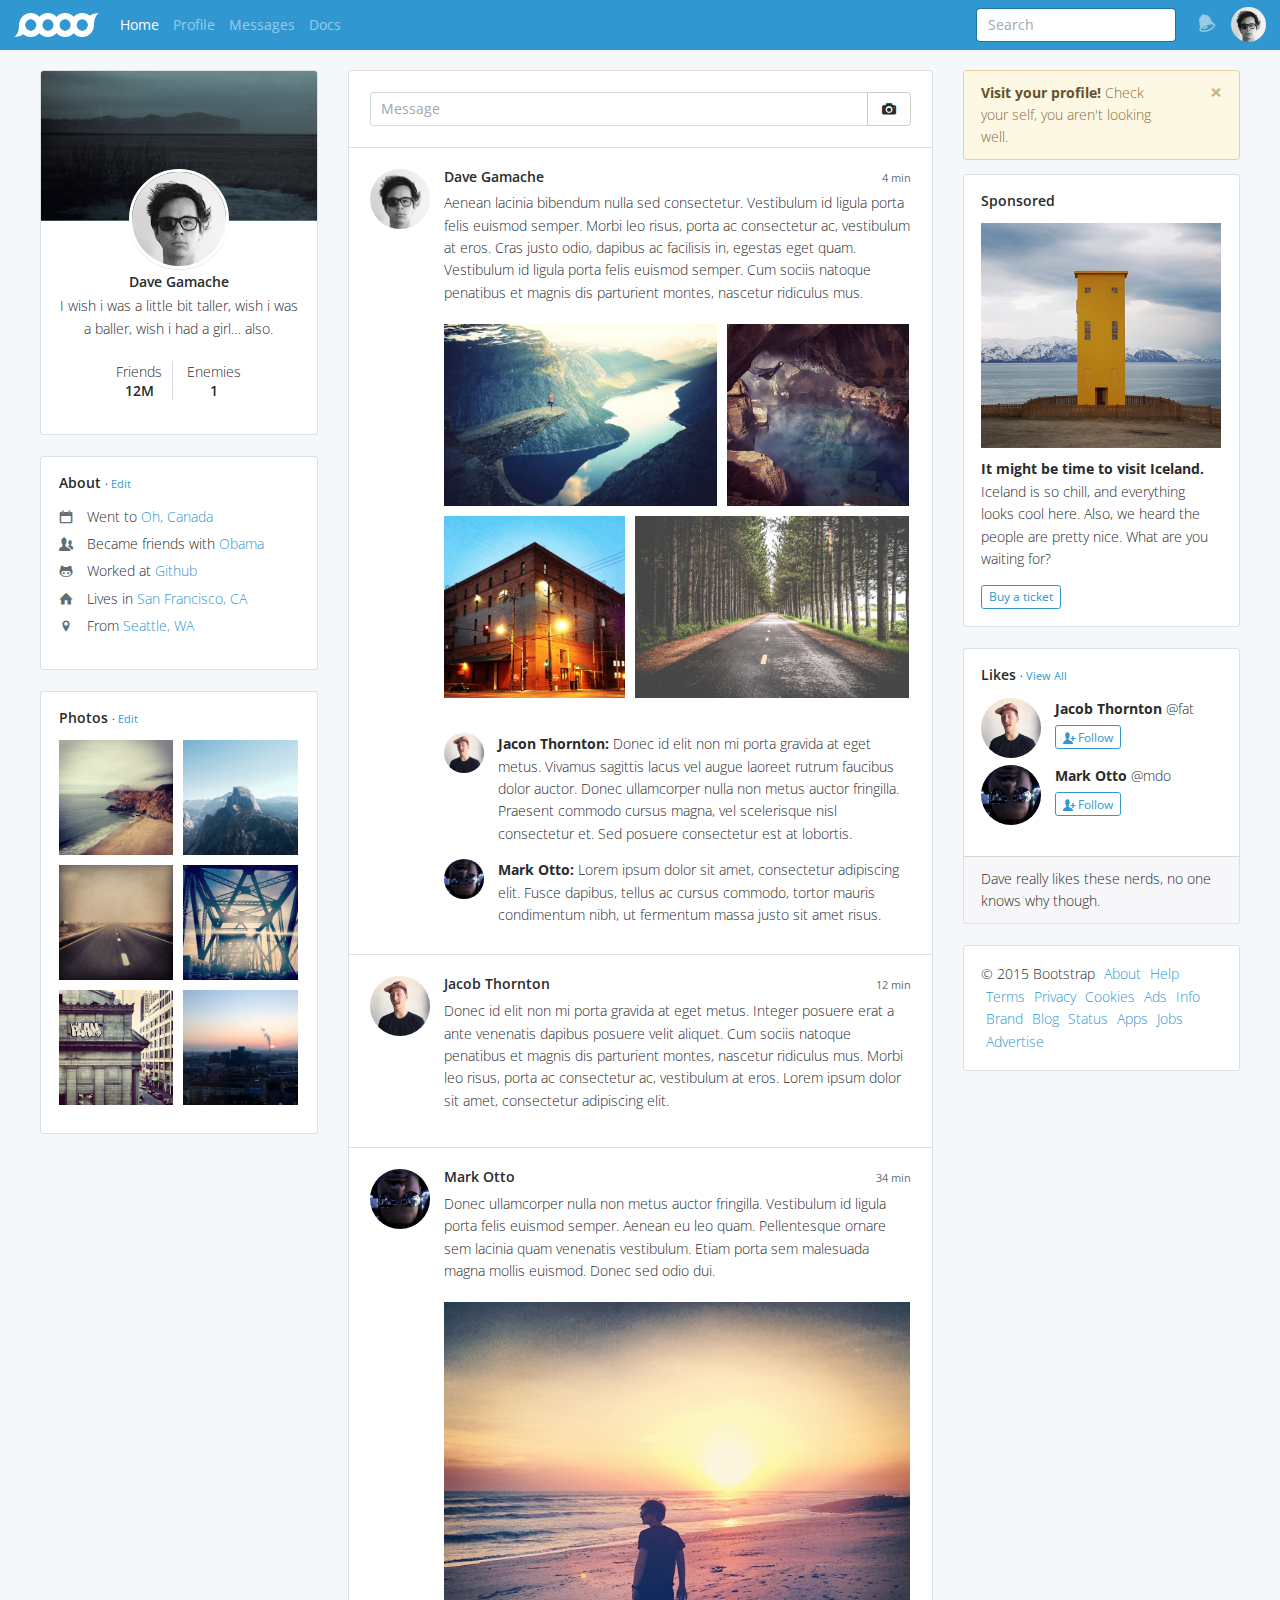
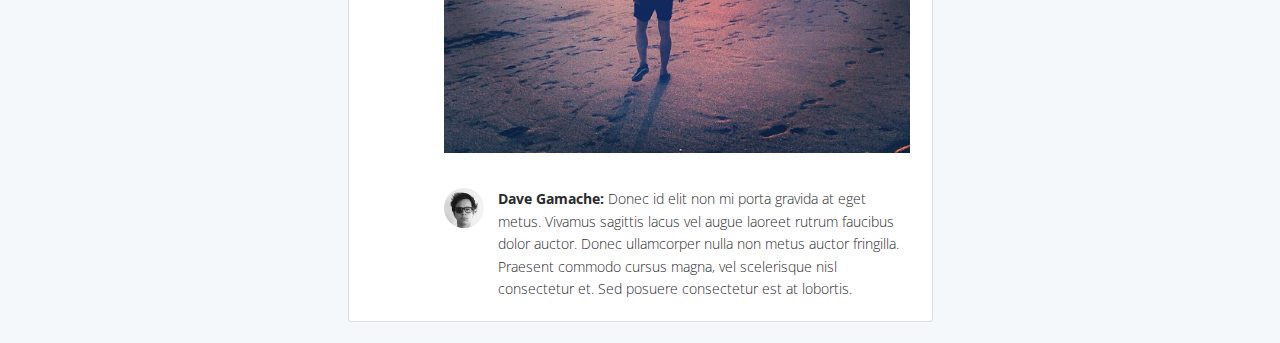
<file: 5-bootstrap/bootstrap-theme/theme-application-extended-3/v4/docs/index.html>
<!DOCTYPE html>
<html lang="en">
  <head>
    <meta charset="utf-8">
    <meta http-equiv="X-UA-Compatible" content="IE=edge">
    <meta name="viewport" content="width=device-width, initial-scale=1">
    <meta name="description" content="">
    <meta name="keywords" content="">
    <meta name="author" content="">

    <title>
      
        Home &middot; 
      
    </title>

    <link href='http://fonts.googleapis.com/css?family=Open+Sans:400,300,600' rel='stylesheet' type='text/css'>
    <link href="assets/css/toolkit.css" rel="stylesheet">
    
    <link href="assets/css/application.css" rel="stylesheet">

    <style>
      /* note: this is a hack for ios iframe for bootstrap themes shopify page */
      /* this chunk of css is not part of the toolkit :) */
      body {
        width: 1px;
        min-width: 100%;
        *width: 100%;
      }
    </style>

  </head>


<body class="with-top-navbar">
  


<div class="growl" id="app-growl"></div>

<nav class="navbar navbar-toggleable-sm fixed-top navbar-inverse bg-primary app-navbar">
  <button
    class="navbar-toggler navbar-toggler-right hidden-md-up"
    type="button"
    data-toggle="collapse"
    data-target="#navbarResponsive"
    aria-controls="navbarResponsive"
    aria-expanded="false"
    aria-label="Toggle navigation">
    <span class="navbar-toggler-icon"></span>
  </button>

  <a class="navbar-brand" href="index.html">
    <img src="assets/img/brand-white.png" alt="brand">
  </a>

  <div class="collapse navbar-collapse" id="navbarResponsive">
    <ul class="navbar-nav mr-auto">
      <li class="nav-item active">
        <a class="nav-link" href="index.html">Home <span class="sr-only">(current)</span></a>
      </li>
      <li class="nav-item">
        <a class="nav-link" href="profile/index.html">Profile</a>
      </li>
      <li class="nav-item">
        <a class="nav-link" data-toggle="modal" href="#msgModal">Messages</a>
      </li>
      <li class="nav-item">
        <a class="nav-link" href="docs/index.html">Docs</a>
      </li>

      <li class="nav-item hidden-md-up">
        <a class="nav-link" href="notifications/index.html">Notifications</a>
      </li>
      <li class="nav-item hidden-md-up">
        <a class="nav-link" data-action="growl">Growl</a>
      </li>
      <li class="nav-item hidden-md-up">
        <a class="nav-link" href="login/index.html">Logout</a>
      </li>

    </ul>

    <form class="form-inline float-right hidden-sm-down">
      <input class="form-control" type="text" data-action="grow" placeholder="Search">
    </form>

    <ul id="#js-popoverContent" class="nav navbar-nav float-right mr-0 hidden-sm-down">
      <li class="nav-item">
        <a class="app-notifications nav-link" href="notifications/index.html">
          <span class="icon icon-bell"></span>
        </a>
      </li>
      <li class="nav-item ml-2">
        <button class="btn btn-default navbar-btn navbar-btn-avatar" data-toggle="popover">
          <img class="rounded-circle" src="assets/img/avatar-dhg.png">
        </button>
      </li>
    </ul>

    <ul class="nav navbar-nav hidden-xs-up" id="js-popoverContent">
      <li class="nav-item"><a class="nav-link" href="#" data-action="growl">Growl</a></li>
      <li class="nav-item"><a class="nav-link" href="login/index.html">Logout</a></li>
    </ul>
  </div>
</nav>

<div class="modal fade" id="msgModal" tabindex="-1" role="dialog" aria-labelledby="msgModal" aria-hidden="true">
  <div class="modal-dialog">
    <div class="modal-content">
      <div class="modal-header">
        <h5 class="modal-title">Messages</h5>
        <button type="button" class="close" data-dismiss="modal" aria-hidden="true">&times;</button>
      </div>

      <div class="modal-body p-0 js-modalBody">
        <div class="modal-body-scroller">
          <div class="media-list media-list-users list-group js-msgGroup">
            <a href="#" class="list-group-item list-group-item-action">
              <div class="media">
                <img class="rounded-circle media-object d-flex align-self-start mr-3" src="assets/img/avatar-fat.jpg">
                <div class="media-body">
                  <strong>Jacob Thornton</strong> and <strong>1 other</strong>
                  <div class="media-body-secondary">
                    Aenean eu leo quam. Pellentesque ornare sem lacinia quam &hellip;
                  </div>
                </div>
              </div>
            </a>
            <a href="#" class="list-group-item list-group-item-action">
              <div class="media">
                <img class="rounded-circle media-object d-flex align-self-start mr-3" src="assets/img/avatar-mdo.png">
                <div class="media-body">
                  <strong>Mark Otto</strong> and <strong>3 others</strong>
                  <div class="media-body-secondary">
                    Brunch sustainable placeat vegan bicycle rights yeah…
                  </div>
                </div>
              </div>
            </a>
            <a href="#" class="list-group-item list-group-item-action">
              <div class="media">
                <img class="rounded-circle media-object d-flex align-self-start mr-3" src="assets/img/avatar-dhg.png">
                <div class="media-body">
                  <strong>Dave Gamache</strong>
                  <div class="media-body-secondary">
                    Brunch sustainable placeat vegan bicycle rights yeah…
                  </div>
                </div>
              </div>
            </a>
            <a href="#" class="list-group-item list-group-item-action">
              <div class="media">
                <img class="rounded-circle media-object d-flex align-self-start mr-3" src="assets/img/avatar-fat.jpg">
                <div class="media-body">
                  <strong>Jacob Thornton</strong> and <strong>1 other</strong>
                  <div class="media-body-secondary">
                    Aenean eu leo quam. Pellentesque ornare sem lacinia quam &hellip;
                  </div>
                </div>
              </div>
            </a>
            <a href="#" class="list-group-item list-group-item-action">
              <div class="media">
                <img class="rounded-circle media-object d-flex align-self-start mr-3" src="assets/img/avatar-mdo.png">
                <div class="media-body">
                  <strong>Mark Otto</strong> and <strong>3 others</strong>
                  <div class="media-body-secondary">
                    Brunch sustainable placeat vegan bicycle rights yeah…
                  </div>
                </div>
              </div>
            </a>
            <a href="#" class="list-group-item list-group-item-action">
              <div class="media">
                <img class="rounded-circle media-object d-flex align-self-start mr-3" src="assets/img/avatar-dhg.png">
                <div class="media-body">
                  <strong>Dave Gamache</strong>
                  <div class="media-body-secondary">
                    Brunch sustainable placeat vegan bicycle rights yeah…
                  </div>
                </div>
              </div>
            </a>
            <a href="#" class="list-group-item list-group-item-action">
              <div class="media">
                <img class="rounded-circle media-object d-flex align-self-start mr-3" src="assets/img/avatar-fat.jpg">
                <div class="media-body">
                  <strong>Jacob Thornton</strong> and <strong>1 other</strong>
                  <div class="media-body-secondary">
                    Aenean eu leo quam. Pellentesque ornare sem lacinia quam &hellip;
                  </div>
                </div>
              </div>
            </a>
            <a href="#" class="list-group-item list-group-item-action">
              <div class="media">
                <img class="rounded-circle media-object d-flex align-self-start mr-3" src="assets/img/avatar-mdo.png">
                <div class="media-body">
                  <strong>Mark Otto</strong> and <strong>3 others</strong>
                  <div class="media-body-secondary">
                    Brunch sustainable placeat vegan bicycle rights yeah…
                  </div>
                </div>
              </div>
            </a>
            <a href="#" class="list-group-item list-group-item-action">
              <div class="media">
                <img class="rounded-circle media-object d-flex align-self-start mr-3" src="assets/img/avatar-dhg.png">
                <div class="media-body">
                  <strong>Dave Gamache</strong>
                  <div class="media-body-secondary">
                    Brunch sustainable placeat vegan bicycle rights yeah…
                  </div>
                </div>
              </div>
            </a>
          </div>

          <div class="hidden-xs-up m-3 js-conversation">
            <ul class="media-list media-list-conversation">
              <li class="media media-current-user mb-4">
                <div class="media-body">
                  <div class="media-body-text">
                    Aenean eu leo quam. Pellentesque ornare sem lacinia quam venenatis vestibulum. Nulla vitae elit libero, a pharetra augue. Maecenas sed diam eget risus varius blandit sit amet non magna. Morbi leo risus, porta ac consectetur ac, vestibulum at eros. Sed posuere consectetur est at lobortis.
                  </div>
                  <div class="media-footer">
                    <small class="text-muted">
                      <a href="#">Dave Gamache</a> at 4:20PM
                    </small>
                  </div>
                </div>
                <img class="rounded-circle media-object d-flex align-self-start mr-3" src="assets/img/avatar-dhg.png">
              </li>

              <li class="media mb-4">
                <img class="rounded-circle media-object d-flex align-self-start mr-3" src="assets/img/avatar-fat.jpg">
                <div class="media-body">
                  <div class="media-body-text">
                   Cras justo odio, dapibus ac facilisis in, egestas eget quam. Duis mollis, est non commodo luctus, nisi erat porttitor ligula, eget lacinia odio sem nec elit. Praesent commodo cursus magna, vel scelerisque nisl consectetur et.
                  </div>
                  <div class="media-body-text">
                   Vestibulum id ligula porta felis euismod semper. Aenean lacinia bibendum nulla sed consectetur. Cras justo odio, dapibus ac facilisis in, egestas eget quam. Morbi leo risus, porta ac consectetur ac, vestibulum at eros. Praesent commodo cursus magna, vel scelerisque nisl consectetur et. Nullam quis risus eget urna mollis ornare vel eu leo. Morbi leo risus, porta ac consectetur ac, vestibulum at eros.
                  </div>
                  <div class="media-body-text">
                   Cras mattis consectetur purus sit amet fermentum. Donec sed odio dui. Integer posuere erat a ante venenatis dapibus posuere velit aliquet. Nulla vitae elit libero, a pharetra augue. Donec id elit non mi porta gravida at eget metus.
                  </div>
                  <div class="media-footer">
                    <small class="text-muted">
                      <a href="#">Fat</a> at 4:28PM
                    </small>
                  </div>
                </div>
              </li>

              <li class="media mb-4">
                <img class="rounded-circle media-object d-flex align-self-start mr-3" src="assets/img/avatar-mdo.png">
                <div class="media-body">
                  <div class="media-body-text">
                   Etiam porta sem malesuada magna mollis euismod. Donec id elit non mi porta gravida at eget metus. Praesent commodo cursus magna, vel scelerisque nisl consectetur et. Etiam porta sem malesuada magna mollis euismod. Morbi leo risus, porta ac consectetur ac, vestibulum at eros. Aenean lacinia bibendum nulla sed consectetur.
                  </div>
                  <div class="media-body-text">
                   Curabitur blandit tempus porttitor. Integer posuere erat a ante venenatis dapibus posuere velit aliquet. Duis mollis, est non commodo luctus, nisi erat porttitor ligula, eget lacinia odio sem nec elit.
                  </div>
                  <div class="media-footer">
                    <small class="text-muted">
                      <a href="#">Mark Otto</a> at 4:20PM
                    </small>
                  </div>
                </div>
              </li>

              <li class="media media-current-user mb-4">
                <div class="media-body">
                  <div class="media-body-text">
                    Aenean eu leo quam. Pellentesque ornare sem lacinia quam venenatis vestibulum. Nulla vitae elit libero, a pharetra augue. Maecenas sed diam eget risus varius blandit sit amet non magna. Morbi leo risus, porta ac consectetur ac, vestibulum at eros. Sed posuere consectetur est at lobortis.
                  </div>
                  <div class="media-footer">
                    <small class="text-muted">
                      <a href="#">Dave Gamache</a> at 4:20PM
                    </small>
                  </div>
                </div>
                <img class="rounded-circle media-object d-flex align-self-start mr-3" src="assets/img/avatar-dhg.png">
              </li>

              <li class="media mb-4">
                <img class="rounded-circle media-object d-flex align-self-start mr-3" src="assets/img/avatar-fat.jpg">
                <div class="media-body">
                  <div class="media-body-text">
                   Cras justo odio, dapibus ac facilisis in, egestas eget quam. Duis mollis, est non commodo luctus, nisi erat porttitor ligula, eget lacinia odio sem nec elit. Praesent commodo cursus magna, vel scelerisque nisl consectetur et.
                  </div>
                  <div class="media-body-text">
                   Vestibulum id ligula porta felis euismod semper. Aenean lacinia bibendum nulla sed consectetur. Cras justo odio, dapibus ac facilisis in, egestas eget quam. Morbi leo risus, porta ac consectetur ac, vestibulum at eros. Praesent commodo cursus magna, vel scelerisque nisl consectetur et. Nullam quis risus eget urna mollis ornare vel eu leo. Morbi leo risus, porta ac consectetur ac, vestibulum at eros.
                  </div>
                  <div class="media-body-text">
                   Cras mattis consectetur purus sit amet fermentum. Donec sed odio dui. Integer posuere erat a ante venenatis dapibus posuere velit aliquet. Nulla vitae elit libero, a pharetra augue. Donec id elit non mi porta gravida at eget metus.
                  </div>
                  <div class="media-footer">
                    <small class="text-muted">
                      <a href="#">Fat</a> at 4:28PM
                    </small>
                  </div>
                </div>
              </li>

              <li class="media mb-4">
                <img class="rounded-circle media-object d-flex align-self-start mr-3" src="assets/img/avatar-mdo.png">
                <div class="media-body">
                  <div class="media-body-text">
                   Etiam porta sem malesuada magna mollis euismod. Donec id elit non mi porta gravida at eget metus. Praesent commodo cursus magna, vel scelerisque nisl consectetur et. Etiam porta sem malesuada magna mollis euismod. Morbi leo risus, porta ac consectetur ac, vestibulum at eros. Aenean lacinia bibendum nulla sed consectetur.
                  </div>
                  <div class="media-body-text">
                   Curabitur blandit tempus porttitor. Integer posuere erat a ante venenatis dapibus posuere velit aliquet. Duis mollis, est non commodo luctus, nisi erat porttitor ligula, eget lacinia odio sem nec elit.
                  </div>
                  <div class="media-footer">
                    <small class="text-muted">
                      <a href="#">Mark Otto</a> at 4:20PM
                    </small>
                  </div>
                </div>
              </li>
            </ul>
          </div>
        </div>
      </div>
    </div>
  </div>
</div>

<div class="modal fade" id="userModal" tabindex="-1" role="dialog" aria-labelledby="userModal" aria-hidden="true">
  <div class="modal-dialog">
    <div class="modal-content">
      <div class="modal-header">
        <h4 class="modal-title">Users</h4>
        <button type="button" class="close" data-dismiss="modal" aria-hidden="true">&times;</button>
      </div>

      <div class="modal-body p-0">
        <div class="modal-body-scroller">
          <ul class="media-list media-list-users list-group">
            <li class="list-group-item">
              <div class="media w-100">
                <img class="media-object d-flex align-self-start mr-3" src="assets/img/avatar-fat.jpg">
                <div class="media-body">
                  <button class="btn btn-secondary btn-sm float-right">
                    <span class="glyphicon glyphicon-user"></span> Follow
                  </button>
                  <strong>Jacob Thornton</strong>
                  <p>@fat - San Francisco</p>
                </div>
              </div>
            </li>
            <li class="list-group-item">
              <div class="media w-100">
                <img class="media-object d-flex align-self-start mr-3" src="assets/img/avatar-dhg.png">
                <div class="media-body">
                  <button class="btn btn-secondary btn-sm float-right">
                    <span class="glyphicon glyphicon-user"></span> Follow
                  </button>
                  <strong>Dave Gamache</strong>
                  <p>@dhg - Palo Alto</p>
                </div>
              </div>
            </li>
            <li class="list-group-item">
              <div class="media w-100">
                <img class="media-object d-flex align-self-start mr-3" src="assets/img/avatar-mdo.png">
                <div class="media-body">
                  <button class="btn btn-secondary btn-sm float-right">
                    <span class="glyphicon glyphicon-user"></span> Follow
                  </button>
                  <strong>Mark Otto</strong>
                  <p>@mdo - San Francisco</p>
                </div>
              </div>
            </li>
          </ul>
        </div>
      </div>
    </div>
  </div>
</div>


<div class="container pt-4">
  <div class="row">
    <div class="col-lg-3">
      <div class="card card-profile mb-4">
        <div class="card-header" style="background-image: url(assets/img/iceland.jpg);"></div>
        <div class="card-block text-center">
          <a href="profile/index.html">
            <img
              class="card-profile-img"
              src="assets/img/avatar-dhg.png">
          </a>

          <h6 class="card-title">
            <a class="text-inherit" href="profile/index.html">Dave Gamache</a>
          </h6>

          <p class="mb-4">I wish i was a little bit taller, wish i was a baller, wish i had a girl… also.</p>

          <ul class="card-menu">
            <li class="card-menu-item">
              <a href="#userModal" class="text-inherit" data-toggle="modal">
                Friends
                <h6 class="my-0">12M</h6>
              </a>
            </li>

            <li class="card-menu-item">
              <a href="#userModal" class="text-inherit" data-toggle="modal">
                Enemies
                <h6 class="my-0">1</h6>
              </a>
            </li>
          </ul>
        </div>
      </div>

      <div class="card visible-md-block visible-lg-block mb-4">
        <div class="card-block">
          <h6 class="mb-3">About <small>· <a href="#">Edit</a></small></h6>
          <ul class="list-unstyled list-spaced">
            <li><span class="text-muted icon icon-calendar mr-3"></span>Went to <a href="#">Oh, Canada</a>
            <li><span class="text-muted icon icon-users mr-3"></span>Became friends with <a href="#">Obama</a>
            <li><span class="text-muted icon icon-github mr-3"></span>Worked at <a href="#">Github</a>
            <li><span class="text-muted icon icon-home mr-3"></span>Lives in <a href="#">San Francisco, CA</a>
            <li><span class="text-muted icon icon-location-pin mr-3"></span>From <a href="#">Seattle, WA</a>
          </ul>
        </div>
      </div>

       <div class="card visible-md-block visible-lg-block">
        <div class="card-block">
          <h6 class="mb-3">Photos <small>· <a href="#">Edit</a></small></h6>
          <div data-grid="images" data-target-height="150">
            <div>
              <img data-width="640" data-height="640" data-action="zoom" src="assets/img/instagram_5.jpg">
            </div>

            <div>
              <img data-width="640" data-height="640" data-action="zoom" src="assets/img/instagram_6.jpg">
            </div>

            <div>
              <img data-width="640" data-height="640" data-action="zoom" src="assets/img/instagram_7.jpg">
            </div>

            <div>
              <img data-width="640" data-height="640" data-action="zoom" src="assets/img/instagram_8.jpg">
            </div>

            <div>
              <img data-width="640" data-height="640" data-action="zoom" src="assets/img/instagram_9.jpg">
            </div>

            <div>
              <img data-width="640" data-height="640" data-action="zoom" src="assets/img/instagram_10.jpg">
            </div>
          </div>
        </div>
      </div>
    </div>

    <div class="col-lg-6">

      <ul class="list-group media-list media-list-stream mb-4">

        <li class="media list-group-item p-4">
          <div class="input-group">
            <input type="text" class="form-control" placeholder="Message">
            <div class="input-group-btn">
              <button type="button" class="btn btn-secondary">
                <span class="icon icon-camera"></span>
              </button>
            </div>
          </div>
        </li>

        <li class="media list-group-item p-4">
          <img
            class="media-object d-flex align-self-start mr-3"
            src="assets/img/avatar-dhg.png">
          <div class="media-body">
            <div class="media-heading">
              <small class="float-right text-muted">4 min</small>
              <h6>Dave Gamache</h6>
            </div>

            <p>
              Aenean lacinia bibendum nulla sed consectetur. Vestibulum id ligula porta felis euismod semper. Morbi leo risus, porta ac consectetur ac, vestibulum at eros. Cras justo odio, dapibus ac facilisis in, egestas eget quam. Vestibulum id ligula porta felis euismod semper. Cum sociis natoque penatibus et magnis dis parturient montes, nascetur ridiculus mus.
            </p>

            <div class="media-body-inline-grid" data-grid="images">
              <div style="display: none">
                <img data-action="zoom" data-width="1050" data-height="700" src="assets/img/unsplash_1.jpg">
              </div>

              <div style="display: none">
                <img data-action="zoom" data-width="640" data-height="640" src="assets/img/instagram_1.jpg">
              </div>

              <div style="display: none">
                <img data-action="zoom" data-width="640" data-height="640" src="assets/img/instagram_13.jpg">
              </div>

              <div style="display: none">
                <img data-action="zoom" data-width="1048" data-height="700" src="assets/img/unsplash_2.jpg">
              </div>
            </div>

            <ul class="media-list mb-2">
              <li class="media mb-3">
                <img
                  class="media-object d-flex align-self-start mr-3"
                  src="assets/img/avatar-fat.jpg">
                <div class="media-body">
                  <strong>Jacon Thornton: </strong>
                  Donec id elit non mi porta gravida at eget metus. Vivamus sagittis lacus vel augue laoreet rutrum faucibus dolor auctor. Donec ullamcorper nulla non metus auctor fringilla. Praesent commodo cursus magna, vel scelerisque nisl consectetur et. Sed posuere consectetur est at lobortis.
                </div>
              </li>
              <li class="media">
                <img
                  class="media-object d-flex align-self-start mr-3"
                  src="assets/img/avatar-mdo.png">
                <div class="media-body">
                  <strong>Mark Otto: </strong>
                  Lorem ipsum dolor sit amet, consectetur adipiscing elit. Fusce dapibus, tellus ac cursus commodo, tortor mauris condimentum nibh, ut fermentum massa justo sit amet risus.
                </div>
              </li>
            </ul>
          </div>
        </li>

        <li class="media list-group-item p-4">
          <img
            class="media-object d-flex align-self-start mr-3"
            src="assets/img/avatar-fat.jpg">
          <div class="media-body">
            <div class="media-body-text">
              <div class="media-heading">
                <small class="float-right text-muted">12 min</small>
                <h6>Jacob Thornton</h6>
              </div>
              <p>
                Donec id elit non mi porta gravida at eget metus. Integer posuere erat a ante venenatis dapibus posuere velit aliquet. Cum sociis natoque penatibus et magnis dis parturient montes, nascetur ridiculus mus. Morbi leo risus, porta ac consectetur ac, vestibulum at eros. Lorem ipsum dolor sit amet, consectetur adipiscing elit.
              </p>
            </div>
          </div>
        </li>

        <li class="media list-group-item p-4">
          <img
            class="media-object d-flex align-self-start mr-3"
            src="assets/img/avatar-mdo.png">
          <div class="media-body">
            <div class="media-heading">
              <small class="float-right text-muted">34 min</small>
              <h6>Mark Otto</h6>
            </div>

            <p>
              Donec ullamcorper nulla non metus auctor fringilla. Vestibulum id ligula porta felis euismod semper. Aenean eu leo quam. Pellentesque ornare sem lacinia quam venenatis vestibulum. Etiam porta sem malesuada magna mollis euismod. Donec sed odio dui.
            </p>

            <div class="media-body-inline-grid" data-grid="images">
              <img style="display: none" data-width="640" data-height="640" data-action="zoom" src="assets/img/instagram_3.jpg">
            </div>

            <ul class="media-list">
              <li class="media">
                <img
                  class="media-object d-flex align-self-start mr-3"
                  src="assets/img/avatar-dhg.png">
                <div class="media-body">
                  <strong>Dave Gamache: </strong>
                  Donec id elit non mi porta gravida at eget metus. Vivamus sagittis lacus vel augue laoreet rutrum faucibus dolor auctor. Donec ullamcorper nulla non metus auctor fringilla. Praesent commodo cursus magna, vel scelerisque nisl consectetur et. Sed posuere consectetur est at lobortis.
                </div>
              </li>
            </ul>
          </div>
        </li>
      </ul>
    </div>
    <div class="col-lg-3">
      <div class="alert alert-warning alert-dismissible hidden-md-down" role="alert">
        <button type="button" class="close" data-dismiss="alert" aria-label="Close"><span aria-hidden="true">&times;</span></button>
        <a class="alert-link" href="profile/index.html">Visit your profile!</a> Check your self, you aren't looking well.
      </div>

      <div class="card mb-4 hidden-md-down">
        <div class="card-block">
          <h6 class="mb-3">Sponsored</h6>
          <div data-grid="images" data-target-height="150">
            <img class="media-object" data-width="640" data-height="640" data-action="zoom" src="assets/img/instagram_2.jpg">
          </div>
          <p><strong>It might be time to visit Iceland.</strong> Iceland is so chill, and everything looks cool here. Also, we heard the people are pretty nice. What are you waiting for?</p>
          <button class="btn btn-outline-primary btn-sm">Buy a ticket</button>
        </div>
      </div>

      <div class="card mb-4 hidden-md-down">
        <div class="card-block">
        <h6 class="mb-3">Likes <small>· <a href="#">View All</a></small></h6>
        <ul class="media-list media-list-stream">
          <li class="media mb-2">
            <img
              class="media-object d-flex align-self-start mr-3"
              src="assets/img/avatar-fat.jpg">
            <div class="media-body">
              <strong>Jacob Thornton</strong> @fat
              <div class="media-body-actions">
                <button class="btn btn-outline-primary btn-sm">
                  <span class="icon icon-add-user"></span> Follow</button>
              </div>
            </div>
          </li>
           <li class="media">
            <a class="media-left" href="#">
              <img
                class="media-object d-flex align-self-start mr-3"
                src="assets/img/avatar-mdo.png">
            </a>
            <div class="media-body">
              <strong>Mark Otto</strong> @mdo
              <div class="media-body-actions">
                <button class="btn btn-outline-primary btn-sm">
                  <span class="icon icon-add-user"></span> Follow</button></button>
              </div>
            </div>
          </li>
        </ul>
        </div>
        <div class="card-footer">
          Dave really likes these nerds, no one knows why though.
        </div>
      </div>

      <div class="card card-link-list">
        <div class="card-block">
          © 2015 Bootstrap
          <a href="#">About</a>
          <a href="#">Help</a>
          <a href="#">Terms</a>
          <a href="#">Privacy</a>
          <a href="#">Cookies</a>
          <a href="#">Ads </a>
          <a href="#">Info</a>
          <a href="#">Brand</a>
          <a href="#">Blog</a>
          <a href="#">Status</a>
          <a href="#">Apps</a>
          <a href="#">Jobs</a>
          <a href="#">Advertise</a>
        </div>
      </div>
    </div>
  </div>
</div>


    <script src="assets/js/jquery.min.js"></script>    
    <script src="assets/js/tether.min.js"></script>
    <script src="assets/js/chart.js"></script>
    <script src="assets/js/toolkit.js"></script>
    <script src="assets/js/application.js"></script>
    <script>
      // execute/clear BS loaders for docs
      $(function(){
        if (window.BS&&window.BS.loader&&window.BS.loader.length) {
          while(BS.loader.length){(BS.loader.pop())()}
        }
      })
    </script>
  </body>
</html>
</file>
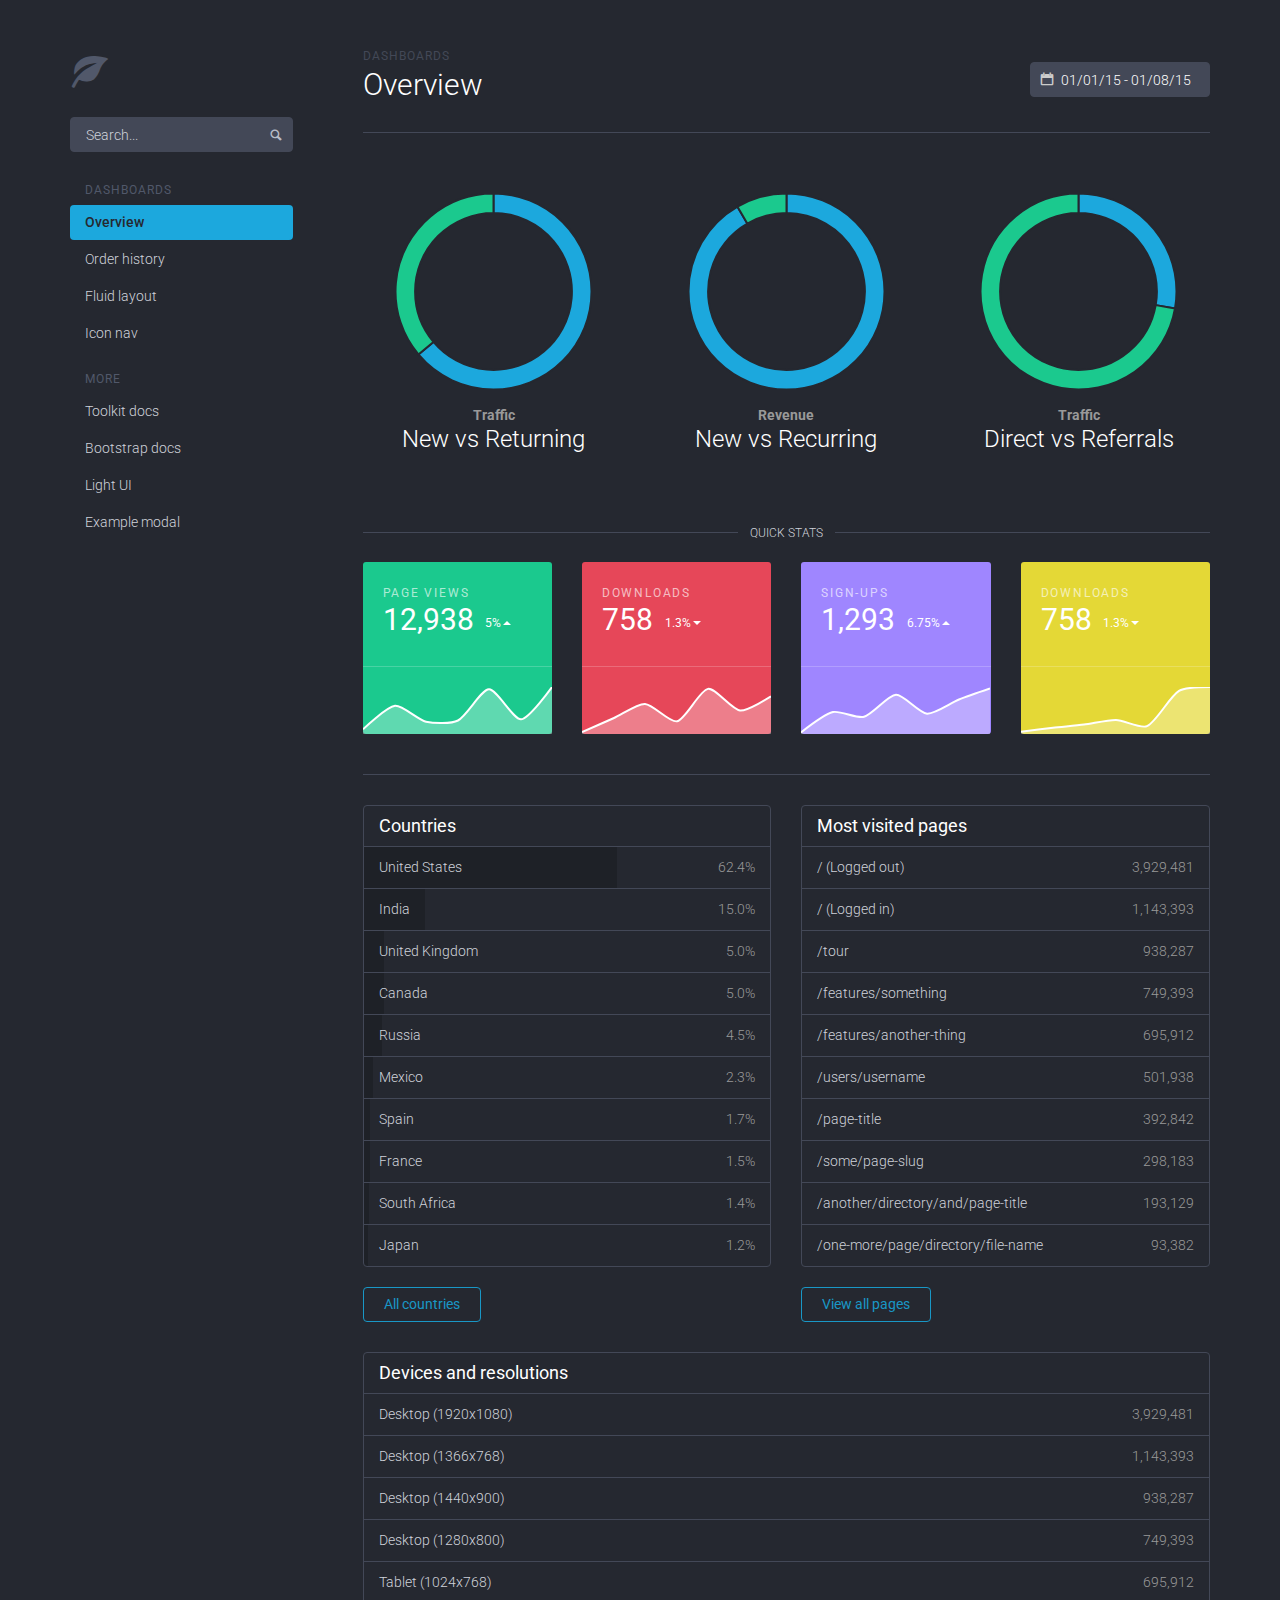
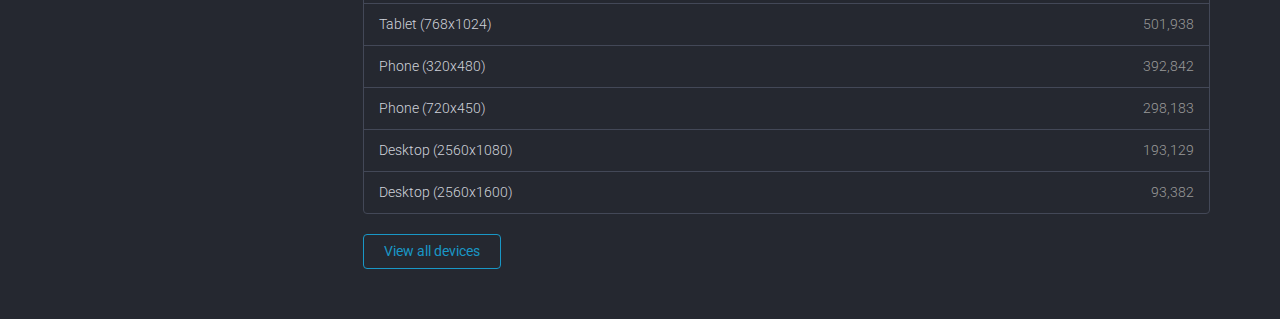
<file: 5-bootstrap/bootstrap-theme/theme-dashboard-extended-3/v3/docs/index.html>
<!DOCTYPE html>
<html lang="en">
  <head>
    <meta charset="utf-8">
    <meta http-equiv="X-UA-Compatible" content="IE=edge">
    <meta name="viewport" content="width=device-width, initial-scale=1">
    <meta name="description" content="">
    <meta name="keywords" content="">
    <meta name="author" content="">

    <title>
      
        Overview &middot; 
      
    </title>

    <link href="http://fonts.googleapis.com/css?family=Roboto:300,400,500,700,400italic" rel="stylesheet">
    
      <link href="assets/css/toolkit-inverse.css" rel="stylesheet">
    
    
    <link href="assets/css/application.css" rel="stylesheet">

    <style>
      /* note: this is a hack for ios iframe for bootstrap themes shopify page */
      /* this chunk of css is not part of the toolkit :) */
      body {
        width: 1px;
        min-width: 100%;
        *width: 100%;
      }
    </style>
  </head>


<body>
  <div class="container">
    <div class="row">
      <div class="col-sm-3 sidebar">
        <nav class="sidebar-nav">
          <div class="sidebar-header">
            <button class="nav-toggler nav-toggler-sm sidebar-toggler" type="button" data-toggle="collapse" data-target="#nav-toggleable-sm">
              <span class="sr-only">Toggle nav</span>
            </button>
            <a class="sidebar-brand img-responsive" href="index.html">
              <span class="icon icon-leaf sidebar-brand-icon"></span>
            </a>
          </div>

          <div class="collapse nav-toggleable-sm" id="nav-toggleable-sm">
            <form class="sidebar-form">
              <input class="form-control" type="text" placeholder="Search...">
              <button type="submit" class="btn-link">
                <span class="icon icon-magnifying-glass"></span>
              </button>
            </form>
            <ul class="nav nav-pills nav-stacked">
              <li class="nav-header">Dashboards</li>
              <li class="active">
                <a href="index.html">Overview</a>
              </li>
              <li >
                <a href="order-history/index.html">Order history</a>
              </li>
              <li >
                <a href="fluid/index.html">Fluid layout</a>
              </li>
              <li >
                <a href="icon-nav/index.html">Icon nav</a>
              </li>

              <li class="nav-header">More</li>
              <li >
                <a href="docs/index.html">
                  Toolkit docs
                </a>
              </li>
              <li>
                <a href="http://getbootstrap.com" target="blank">
                  Bootstrap docs
                </a>
              </li>
              <li >
                <a href="light/index.html">Light UI</a>
              </li>
              <li>
                <a href="#docsModal" data-toggle="modal">
                  Example modal
                </a>
              </li>
            </ul>
            <hr class="visible-xs m-t">
          </div>
        </nav>
      </div>
      <div class="col-sm-9 content">
        <div class="dashhead">
  <div class="dashhead-titles">
    <h6 class="dashhead-subtitle">Dashboards</h6>
    <h2 class="dashhead-title">Overview</h2>
  </div>

  <div class="btn-toolbar dashhead-toolbar">
    <div class="btn-toolbar-item input-with-icon">
      <input type="text" value="01/01/15 - 01/08/15" class="form-control" data-provide="datepicker">
      <span class="icon icon-calendar"></span>
    </div>
  </div>
</div>

<hr class="m-t">

<div class="row text-center m-t-lg">
  <div class="col-sm-4 m-b-md">
    <div class="w-lg m-x-auto">
      <canvas
        class="ex-graph"
        width="200" height="200"
        data-chart="doughnut"
        data-value="[{ value: 230, color: '#1ca8dd', label: 'Returning' }, { value: 130, color: '#1bc98e', label: 'New' }]"
        data-segment-stroke-color="#252830">
      </canvas>
    </div>
    <strong class="text-muted">Traffic</strong>
    <h3>New vs Returning</h3>
  </div>
  <div class="col-sm-4 m-b-md">
    <div class="w-lg m-x-auto">
      <canvas
        class="ex-graph"
        width="200" height="200"
        data-chart="doughnut"
        data-value="[{ value: 330, color: '#1ca8dd', label: 'Recurring' }, { value: 30, color: '#1bc98e', label: 'New' }]"
        data-segment-stroke-color="#252830">
      </canvas>
    </div>
    <strong class="text-muted">Revenue</strong>
    <h3>New vs Recurring</h3>
  </div>
  <div class="col-sm-4 m-b-md">
    <div class="w-lg m-x-auto">
      <canvas
        class="ex-graph"
        width="200" height="200"
        data-chart="doughnut"
        data-value="[{ value: 100, color: '#1ca8dd', label: 'Referrals' }, { value: 260, color: '#1bc98e', label: 'Direct' }]"
        data-segment-stroke-color="#252830">
      </canvas>
    </div>
    <strong class="text-muted">Traffic</strong>
    <h3>Direct vs Referrals</h3>
  </div>
</div>

<div class="hr-divider m-t-md m-b">
  <h3 class="hr-divider-content hr-divider-heading">Quick stats</h3>
</div>

<div class="row statcards">
  <div class="col-sm-6 col-lg-3 m-b">
    <div class="statcard statcard-success">
      <div class="p-a">
        <span class="statcard-desc">Page views</span>
        <h2 class="statcard-number">
          12,938
          <small class="delta-indicator delta-positive">5%</small>
        </h2>
        <hr class="statcard-hr m-b-0">
      </div>
      <canvas id="sparkline1" width="378" height="94" class="sparkline" data-chart="spark-line" data-value="[{data:[28,68,41,43,96,45,100]}]" data-labels="['a','b','c','d','e','f','g']" style="width: 189px; height: 47px;"></canvas>
    </div>
  </div>
  <div class="col-sm-6 col-lg-3 m-b">
    <div class="statcard statcard-danger">
      <div class="p-a">
        <span class="statcard-desc">Downloads</span>
        <h2 class="statcard-number">
          758
          <small class="delta-indicator delta-negative">1.3%</small>
        </h2>
        <hr class="statcard-hr m-b-0">
      </div>
      <canvas id="sparkline1" width="378" height="94" class="sparkline" data-chart="spark-line" data-value="[{data:[4,34,64,27,96,50,80]}]" data-labels="['a', 'b','c','d','e','f','g']" style="width: 189px; height: 47px;"></canvas>
    </div>
  </div>
  <div class="col-sm-6 col-lg-3 m-b">
    <div class="statcard statcard-info">
      <div class="p-a">
        <span class="statcard-desc">Sign-ups</span>
        <h2 class="statcard-number">
          1,293
          <small class="delta-indicator delta-positive">6.75%</small>
        </h2>
        <hr class="statcard-hr m-b-0">
      </div>
      <canvas id="sparkline1" width="378" height="94" class="sparkline" data-chart="spark-line" data-value="[{data:[12,38,32,60,36,54,68]}]" data-labels="['a', 'b','c','d','e','f','g']" style="width: 189px; height: 47px;"></canvas>
    </div>
  </div>
  <div class="col-sm-6 col-lg-3 m-b">
    <div class="statcard statcard-warning">
      <div class="p-a">
        <span class="statcard-desc">Downloads</span>
        <h2 class="statcard-number">
          758
          <small class="delta-indicator delta-negative">1.3%</small>
        </h2>
        <hr class="statcard-hr m-b-0">
      </div>
      <canvas id="sparkline1" width="378" height="94" class="sparkline" data-chart="spark-line" data-value="[{data:[43,48,52,58,50,95,100]}]" data-labels="['a', 'b','c','d','e','f','g']" style="width: 189px; height: 47px;"></canvas>
    </div>
  </div>
</div>

<hr class="m-t">

<div class="row">
  <div class="col-md-6 m-b-md">
    <div class="list-group">
      <h4 class="list-group-header">
        Countries
      </h4>
      
        <a class="list-group-item" href="#">
          <span class="list-group-progress" style="width: 62.4%;"></span>
          <span class="pull-right text-muted">62.4%</span>
          United States
        </a>
      
        <a class="list-group-item" href="#">
          <span class="list-group-progress" style="width: 15.0%;"></span>
          <span class="pull-right text-muted">15.0%</span>
          India
        </a>
      
        <a class="list-group-item" href="#">
          <span class="list-group-progress" style="width: 5.0%;"></span>
          <span class="pull-right text-muted">5.0%</span>
          United Kingdom
        </a>
      
        <a class="list-group-item" href="#">
          <span class="list-group-progress" style="width: 5.0%;"></span>
          <span class="pull-right text-muted">5.0%</span>
          Canada
        </a>
      
        <a class="list-group-item" href="#">
          <span class="list-group-progress" style="width: 4.5%;"></span>
          <span class="pull-right text-muted">4.5%</span>
          Russia
        </a>
      
        <a class="list-group-item" href="#">
          <span class="list-group-progress" style="width: 2.3%;"></span>
          <span class="pull-right text-muted">2.3%</span>
          Mexico
        </a>
      
        <a class="list-group-item" href="#">
          <span class="list-group-progress" style="width: 1.7%;"></span>
          <span class="pull-right text-muted">1.7%</span>
          Spain
        </a>
      
        <a class="list-group-item" href="#">
          <span class="list-group-progress" style="width: 1.5%;"></span>
          <span class="pull-right text-muted">1.5%</span>
          France
        </a>
      
        <a class="list-group-item" href="#">
          <span class="list-group-progress" style="width: 1.4%;"></span>
          <span class="pull-right text-muted">1.4%</span>
          South Africa
        </a>
      
        <a class="list-group-item" href="#">
          <span class="list-group-progress" style="width: 1.2%;"></span>
          <span class="pull-right text-muted">1.2%</span>
          Japan
        </a>
      
    </div>
    <a href="#" class="btn btn-primary-outline p-x">All countries</a>
  </div>
  <div class="col-md-6 m-b-md">
    <div class="list-group">
      <h4 class="list-group-header">
        Most visited pages
      </h4>
      
        <a class="list-group-item" href="#">
          <span class="pull-right text-muted">3,929,481</span>
          / (Logged out)
        </a>
      
        <a class="list-group-item" href="#">
          <span class="pull-right text-muted">1,143,393</span>
          / (Logged in)
        </a>
      
        <a class="list-group-item" href="#">
          <span class="pull-right text-muted">938,287</span>
          /tour
        </a>
      
        <a class="list-group-item" href="#">
          <span class="pull-right text-muted">749,393</span>
          /features/something
        </a>
      
        <a class="list-group-item" href="#">
          <span class="pull-right text-muted">695,912</span>
          /features/another-thing
        </a>
      
        <a class="list-group-item" href="#">
          <span class="pull-right text-muted">501,938</span>
          /users/username
        </a>
      
        <a class="list-group-item" href="#">
          <span class="pull-right text-muted">392,842</span>
          /page-title
        </a>
      
        <a class="list-group-item" href="#">
          <span class="pull-right text-muted">298,183</span>
          /some/page-slug
        </a>
      
        <a class="list-group-item" href="#">
          <span class="pull-right text-muted">193,129</span>
          /another/directory/and/page-title
        </a>
      
        <a class="list-group-item" href="#">
          <span class="pull-right text-muted">93,382</span>
          /one-more/page/directory/file-name
        </a>
      
    </div>
    <a href="#" class="btn btn-primary-outline p-x">View all pages</a>
  </div>
</div>

<div class="list-group">
  <h4 class="list-group-header">
    Devices and resolutions
  </h4>
  
    <a class="list-group-item" href="#">
      <span class="pull-right text-muted">3,929,481</span>
      Desktop (1920x1080)
    </a>
  
    <a class="list-group-item" href="#">
      <span class="pull-right text-muted">1,143,393</span>
      Desktop (1366x768)
    </a>
  
    <a class="list-group-item" href="#">
      <span class="pull-right text-muted">938,287</span>
      Desktop (1440x900)
    </a>
  
    <a class="list-group-item" href="#">
      <span class="pull-right text-muted">749,393</span>
      Desktop (1280x800)
    </a>
  
    <a class="list-group-item" href="#">
      <span class="pull-right text-muted">695,912</span>
      Tablet (1024x768)
    </a>
  
    <a class="list-group-item" href="#">
      <span class="pull-right text-muted">501,938</span>
      Tablet (768x1024)
    </a>
  
    <a class="list-group-item" href="#">
      <span class="pull-right text-muted">392,842</span>
      Phone (320x480)
    </a>
  
    <a class="list-group-item" href="#">
      <span class="pull-right text-muted">298,183</span>
      Phone (720x450)
    </a>
  
    <a class="list-group-item" href="#">
      <span class="pull-right text-muted">193,129</span>
      Desktop (2560x1080)
    </a>
  
    <a class="list-group-item" href="#">
      <span class="pull-right text-muted">93,382</span>
      Desktop (2560x1600)
    </a>
  
</div>
<a href="#" class="btn btn-primary-outline p-x">View all devices</a>

      </div>
    </div>
  </div>

  <div id="docsModal" class="modal fade" tabindex="-1" role="dialog" aria-labelledby="myModalLabel">
  <div class="modal-dialog">
    <div class="modal-content">

      <div class="modal-header">
        <button type="button" class="close" data-dismiss="modal" aria-label="Close"><span aria-hidden="true">&times;</span></button>
        <h4 class="modal-title" id="myModalLabel">Example modal</h4>
      </div>
      <div class="modal-body">
        <p>You're looking at an example modal in the dashboard theme.</p>
      </div>
      <div class="modal-footer">
        <button type="button" class="btn btn-primary" data-dismiss="modal">Cool, got it!</button>
      </div>
    </div>
  </div>
</div>


    <script src="assets/js/jquery.min.js"></script>
    <script src="assets/js/chart.js"></script>
    <script src="assets/js/tablesorter.min.js"></script>
    <script src="assets/js/toolkit.js"></script>
    <script src="assets/js/application.js"></script>
    <script>
      // execute/clear BS loaders for docs
      $(function(){while(window.BS&&window.BS.loader&&window.BS.loader.length){(window.BS.loader.pop())()}})
    </script>
  </body>
</html>
</file>
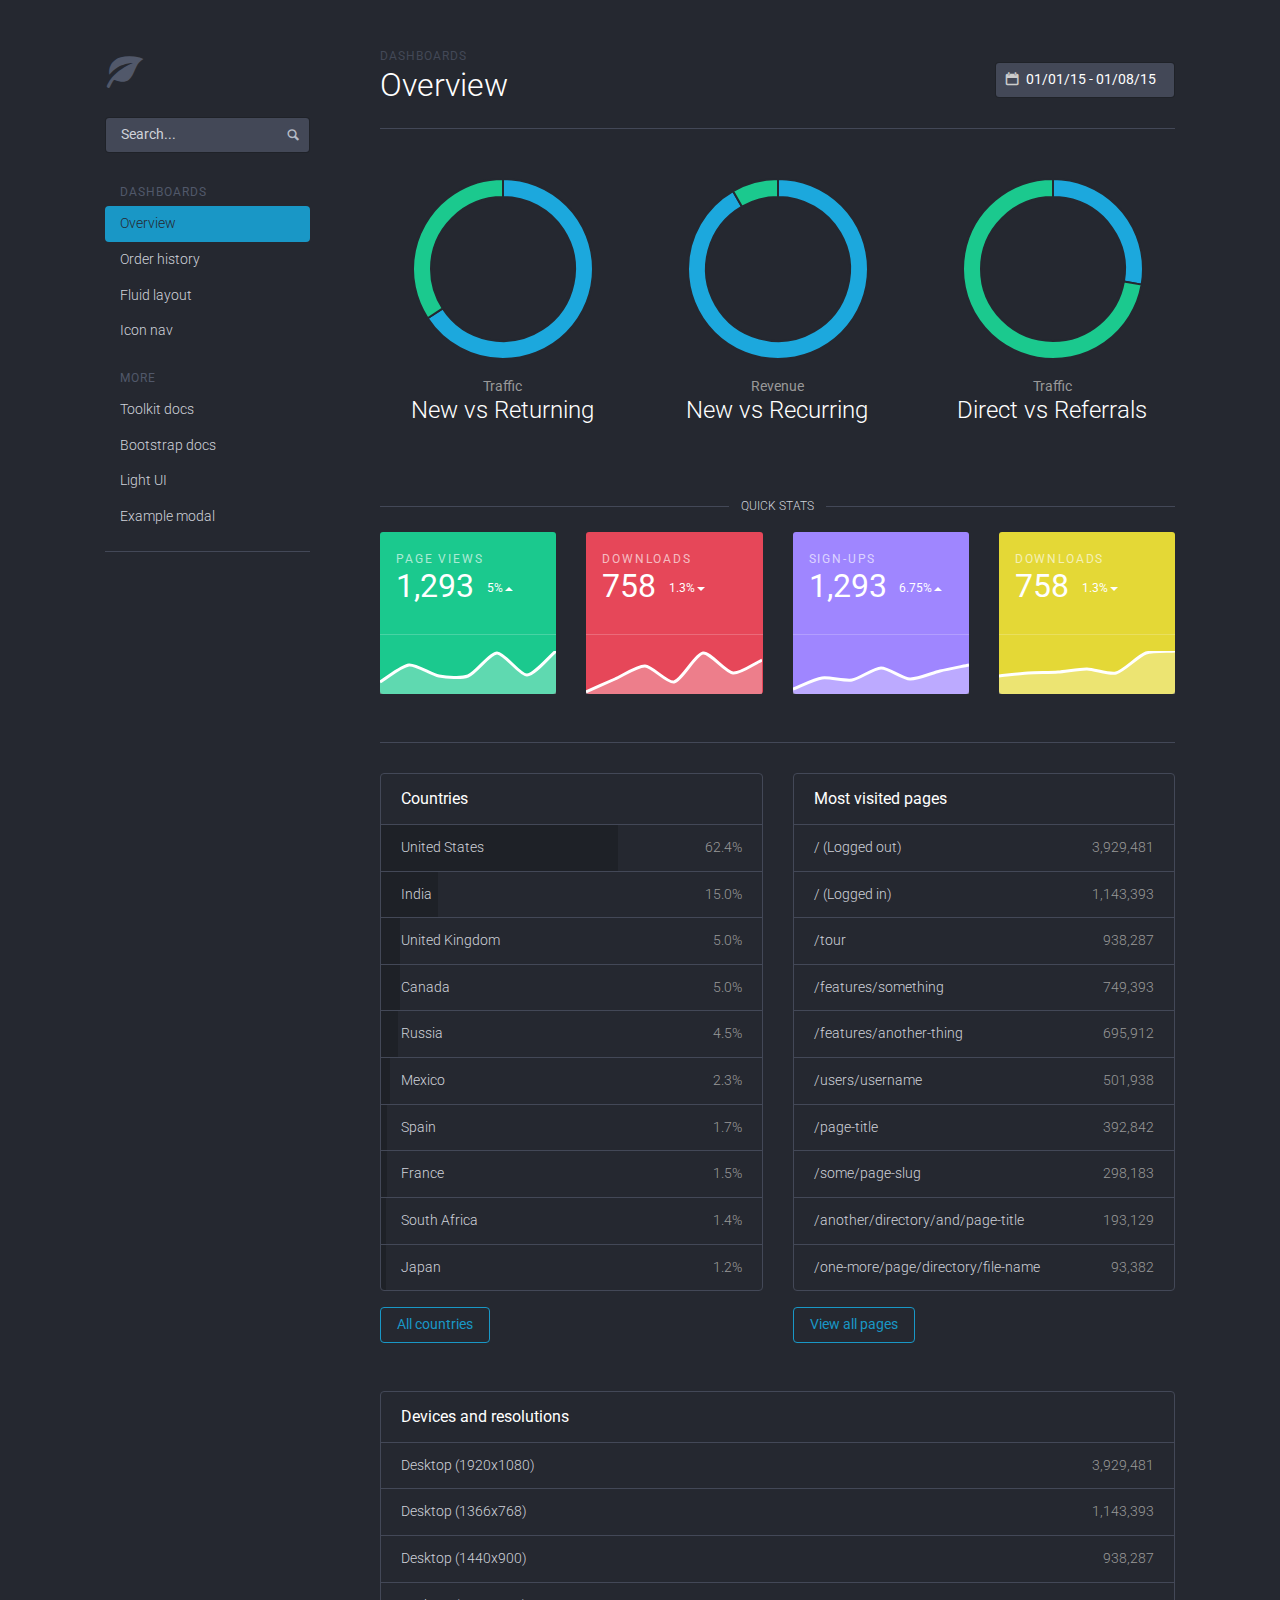
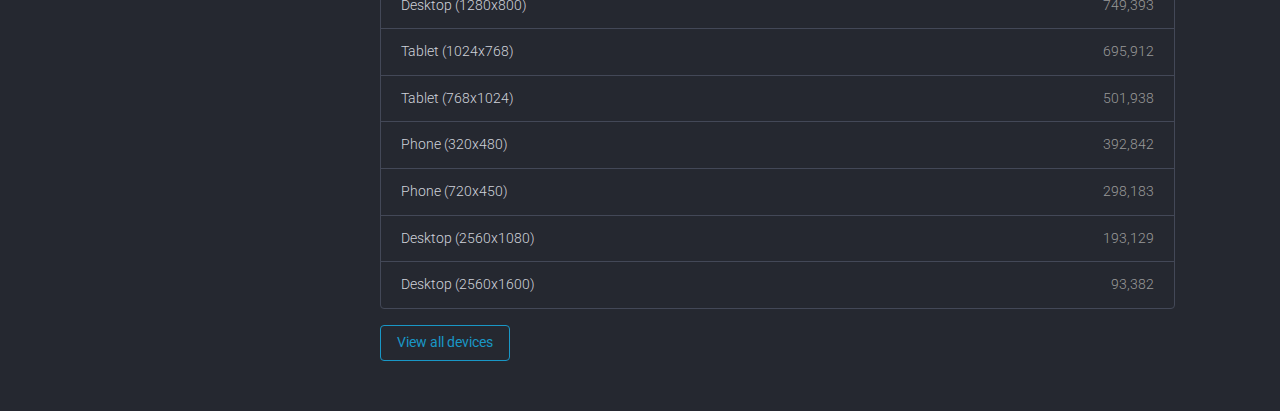
<file: 5-bootstrap/bootstrap-theme/theme-dashboard-extended-3/v4/docs/index.html>
<!DOCTYPE html>


<html lang="en">

<head>
    <meta charset="utf-8">
    <meta http-equiv="X-UA-Compatible" content="IE=edge">
    <meta name="viewport" content="width=device-width, initial-scale=1">
    <meta name="description" content="">
    <meta name="keywords" content="">
    <meta name="author" content="">

    <title>

        Overview &middot;

    </title>

    <link href="http://fonts.googleapis.com/css?family=Roboto:300,400,500,700,400italic" rel="stylesheet">

    <link href="assets/css/toolkit-inverse.css" rel="stylesheet">


    <link href="assets/css/application.css" rel="stylesheet">

    <style>
        /* note: this is a hack for ios iframe for bootstrap themes shopify page */
        /* this chunk of css is not part of the toolkit :) */
        
        body {
            width: 1px;
            min-width: 100%;
            *width: 100%;
        }

    </style>
</head>


<body>
    <div class="container">
        <div class="row">
            <div class="col-md-3 sidebar">
                <nav class="sidebar-nav">
                    <div class="sidebar-header">
                        <button class="nav-toggler nav-toggler-md sidebar-toggler" type="button" data-toggle="collapse" data-target="#nav-toggleable-md">
              <span class="sr-only">Toggle nav</span>
            </button>
                        <a class="sidebar-brand img-responsive" href="index.html">
                            <span class="icon icon-leaf sidebar-brand-icon"></span>
                        </a>
                    </div>

                    <div class="collapse nav-toggleable-md" id="nav-toggleable-md">
                        <form class="sidebar-form">
                            <input class="form-control" type="text" placeholder="Search...">
                            <button type="submit" class="btn-link">
                <span class="icon icon-magnifying-glass"></span>
              </button>
                        </form>
                        <ul class="nav nav-pills nav-stacked flex-column">
                            <li class="nav-header">Dashboards</li>
                            <li class="nav-item">
                                <a class="nav-link active" href="index.html">Overview</a>
                            </li>
                            <li class="nav-item">
                                <a class="nav-link " href="order-history/index.html">Order history</a>
                            </li>
                            <li class="nav-item">
                                <a class="nav-link " href="fluid/index.html">Fluid layout</a>
                            </li>
                            <li class="nav-item">
                                <a class="nav-link " href="icon-nav/index.html">Icon nav</a>
                            </li>

                            <li class="nav-header">More</li>
                            <li class="nav-item">
                                <a class="nav-link " href="docs/index.html">
                  Toolkit docs
                </a>
                            </li>
                            <li class="nav-item">
                                <a class="nav-link" href="http://getbootstrap.com" target="blank">
                  Bootstrap docs
                </a>
                            </li>
                            <li class="nav-item">
                                <a class="nav-link " href="index-light/index.html">Light UI</a>
                            </li>
                            <li class="nav-item">
                                <a class="nav-link" href="#docsModal" data-toggle="modal">
                  Example modal
                </a>
                            </li>
                        </ul>
                        <hr class="visible-xs mt-3">
                    </div>
                </nav>
            </div>
            <div class="col-md-9 content">
                <div class="dashhead">
                    <div class="dashhead-titles">
                        <h6 class="dashhead-subtitle">Dashboards</h6>
                        <h2 class="dashhead-title">Overview</h2>
                    </div>

                    <div class="btn-toolbar dashhead-toolbar">
                        <div class="btn-toolbar-item input-with-icon">
                            <input type="text" value="01/01/15 - 01/08/15" class="form-control" data-provide="datepicker">
                            <span class="icon icon-calendar"></span>
                        </div>
                    </div>
                </div>

                <hr class="mt-3">

                <div class="row text-center mt-5">
                    <div class="col-md-4 mb-4 mb-md-3">
                        <div class="w-3 mx-auto">
                            <canvas class="ex-graph" width="200" height="200" data-chart="doughnut" data-dataset="[250, 130]" data-dataset-options="{ borderColor: '#252830', backgroundColor: ['#1ca8dd', '#1bc98e'] }" data-labels="['Returning', 'New']">
      </canvas>
                        </div>
                        <strong class="text-muted">Traffic</strong>
                        <h4>New vs Returning</h4>
                    </div>
                    <div class="col-md-4 mb-4 mb-md-3">
                        <div class="w-3 mx-auto">
                            <canvas class="ex-graph" width="200" height="200" data-chart="doughnut" data-dataset="[330,30]" data-dataset-options="{ borderColor: '#252830', backgroundColor: ['#1ca8dd', '#1bc98e'] }" data-labels="['Returning', 'New']">
      </canvas>
                        </div>
                        <strong class="text-muted">Revenue</strong>
                        <h4>New vs Recurring</h4>
                    </div>
                    <div class="col-md-4 mb-4 mb-md-3">
                        <div class="w-3 mx-auto">
                            <canvas class="ex-graph" width="200" height="200" data-chart="doughnut" data-dataset="[100,260]" data-dataset-options="{ borderColor: '#252830', backgroundColor: ['#1ca8dd', '#1bc98e'] }" data-labels="['Referrals', 'Direct']">
      </canvas>
                        </div>
                        <strong class="text-muted">Traffic</strong>
                        <h4>Direct vs Referrals</h4>
                    </div>
                </div>

                <div class="hr-divider mt-5 mb-3">
                    <h3 class="hr-divider-content hr-divider-heading">Quick stats</h3>
                </div>

                <div class="row statcards">
                    <div class="col-md-6 col-xl-3 mb-3 mb-md-4 mb-xl-0">
                        <div class="statcard statcard-success">
                            <div class="p-3">
                                <span class="statcard-desc">Page views</span>
                                <h2 class="statcard-number">
                                    1,293
                                    <small class="delta-indicator delta-positive">5%</small>
                                </h2>
                                <hr class="statcard-hr mb-0">
                            </div>
                            <canvas id="sparkline1" width="378" height="94" class="sparkline" data-chart="spark-line" data-dataset="[[28,68,41,43,96,45,100]]" data-labels="['a','b','c','d','e','f','g']" style="width: 189px; height: 47px;">
      </canvas>
                        </div>
                    </div>
                    <div class="col-md-6 col-xl-3 mb-3 mb-md-4 mb-xl-0">
                        <div class="statcard statcard-danger">
                            <div class="p-3">
                                <span class="statcard-desc">Downloads</span>
                                <h2 class="statcard-number">
                                    758
                                    <small class="delta-indicator delta-negative">1.3%</small>
                                </h2>
                                <hr class="statcard-hr mb-0">
                            </div>
                            <canvas id="sparkline1" width="378" height="94" class="sparkline" data-chart="spark-line" data-dataset="[[4,34,64,27,96,50,80]]" data-labels="['a', 'b','c','d','e','f','g']" style="width: 189px; height: 47px;"></canvas>
                        </div>
                    </div>
                    <div class="col-md-6 col-xl-3 mb-3 mb-md-4 mb-xl-0">
                        <div class="statcard statcard-info">
                            <div class="p-3">
                                <span class="statcard-desc">Sign-ups</span>
                                <h2 class="statcard-number">
                                    1,293
                                    <small class="delta-indicator delta-positive">6.75%</small>
                                </h2>
                                <hr class="statcard-hr mb-0">
                            </div>
                            <canvas id="sparkline1" width="378" height="94" class="sparkline" data-chart="spark-line" data-dataset="[[12,38,32,60,36,54,68]]" data-labels="['a', 'b','c','d','e','f','g']" style="width: 189px; height: 47px;"></canvas>
                        </div>
                    </div>
                    <div class="col-md-6 col-xl-3 mb-3 mb-md-4 mb-xl-0">
                        <div class="statcard statcard-warning">
                            <div class="p-3">
                                <span class="statcard-desc">Downloads</span>
                                <h2 class="statcard-number">
                                    758
                                    <small class="delta-indicator delta-negative">1.3%</small>
                                </h2>
                                <hr class="statcard-hr mb-0">
                            </div>
                            <canvas id="sparkline1" width="378" height="94" class="sparkline" data-chart="spark-line" data-dataset="[[43,48,52,58,50,95,100]]" data-labels="['a', 'b','c','d','e','f','g']" style="width: 189px; height: 47px;"></canvas>
                        </div>
                    </div>
                </div>

                <hr class="mt-5">

                <div class="row">
                    <div class="col-md-6 mb-5">
                        <div class="list-group mb-3">
                            <h6 class="list-group-header">
                                Countries
                            </h6>

                            <a class="list-group-item list-group-item-action justify-content-between" href="#">
                                <span class="list-group-progress" style="width: 62.4%;"></span> United States
                                <span class="ml-a text-muted">62.4%</span>
                            </a>

                            <a class="list-group-item list-group-item-action justify-content-between" href="#">
                                <span class="list-group-progress" style="width: 15.0%;"></span> India
                                <span class="ml-a text-muted">15.0%</span>
                            </a>

                            <a class="list-group-item list-group-item-action justify-content-between" href="#">
                                <span class="list-group-progress" style="width: 5.0%;"></span> United Kingdom
                                <span class="ml-a text-muted">5.0%</span>
                            </a>

                            <a class="list-group-item list-group-item-action justify-content-between" href="#">
                                <span class="list-group-progress" style="width: 5.0%;"></span> Canada
                                <span class="ml-a text-muted">5.0%</span>
                            </a>

                            <a class="list-group-item list-group-item-action justify-content-between" href="#">
                                <span class="list-group-progress" style="width: 4.5%;"></span> Russia
                                <span class="ml-a text-muted">4.5%</span>
                            </a>

                            <a class="list-group-item list-group-item-action justify-content-between" href="#">
                                <span class="list-group-progress" style="width: 2.3%;"></span> Mexico
                                <span class="ml-a text-muted">2.3%</span>
                            </a>

                            <a class="list-group-item list-group-item-action justify-content-between" href="#">
                                <span class="list-group-progress" style="width: 1.7%;"></span> Spain
                                <span class="ml-a text-muted">1.7%</span>
                            </a>

                            <a class="list-group-item list-group-item-action justify-content-between" href="#">
                                <span class="list-group-progress" style="width: 1.5%;"></span> France
                                <span class="ml-a text-muted">1.5%</span>
                            </a>

                            <a class="list-group-item list-group-item-action justify-content-between" href="#">
                                <span class="list-group-progress" style="width: 1.4%;"></span> South Africa
                                <span class="ml-a text-muted">1.4%</span>
                            </a>

                            <a class="list-group-item list-group-item-action justify-content-between" href="#">
                                <span class="list-group-progress" style="width: 1.2%;"></span> Japan
                                <span class="ml-a text-muted">1.2%</span>
                            </a>

                        </div>
                        <a href="#" class="btn btn-outline-primary px-3">All countries</a>
                    </div>
                    <div class="col-md-6 mb-5">
                        <div class="list-group mb-3">
                            <h6 class="list-group-header">
                                Most visited pages
                            </h6>

                            <a class="list-group-item list-group-item-action justify-content-between" href="#">
                                <span>/ (Logged out)</span>
                                <span class="mr-a text-muted">3,929,481</span>
                            </a>

                            <a class="list-group-item list-group-item-action justify-content-between" href="#">
                                <span>/ (Logged in)</span>
                                <span class="mr-a text-muted">1,143,393</span>
                            </a>

                            <a class="list-group-item list-group-item-action justify-content-between" href="#">
                                <span>/tour</span>
                                <span class="mr-a text-muted">938,287</span>
                            </a>

                            <a class="list-group-item list-group-item-action justify-content-between" href="#">
                                <span>/features/something</span>
                                <span class="mr-a text-muted">749,393</span>
                            </a>

                            <a class="list-group-item list-group-item-action justify-content-between" href="#">
                                <span>/features/another-thing</span>
                                <span class="mr-a text-muted">695,912</span>
                            </a>

                            <a class="list-group-item list-group-item-action justify-content-between" href="#">
                                <span>/users/username</span>
                                <span class="mr-a text-muted">501,938</span>
                            </a>

                            <a class="list-group-item list-group-item-action justify-content-between" href="#">
                                <span>/page-title</span>
                                <span class="mr-a text-muted">392,842</span>
                            </a>

                            <a class="list-group-item list-group-item-action justify-content-between" href="#">
                                <span>/some/page-slug</span>
                                <span class="mr-a text-muted">298,183</span>
                            </a>

                            <a class="list-group-item list-group-item-action justify-content-between" href="#">
                                <span>/another/directory/and/page-title</span>
                                <span class="mr-a text-muted">193,129</span>
                            </a>

                            <a class="list-group-item list-group-item-action justify-content-between" href="#">
                                <span>/one-more/page/directory/file-name</span>
                                <span class="mr-a text-muted">93,382</span>
                            </a>

                        </div>
                        <a href="#" class="btn btn-outline-primary px-3">View all pages</a>
                    </div>
                </div>

                <div class="list-group mb-3">
                    <h6 class="list-group-header">
                        Devices and resolutions
                    </h6>

                    <a class="list-group-item list-group-item-action justify-content-between" href="#">
                        <span>Desktop (1920x1080)</span>
                        <span class="text-muted">3,929,481</span>
                    </a>

                    <a class="list-group-item list-group-item-action justify-content-between" href="#">
                        <span>Desktop (1366x768)</span>
                        <span class="text-muted">1,143,393</span>
                    </a>

                    <a class="list-group-item list-group-item-action justify-content-between" href="#">
                        <span>Desktop (1440x900)</span>
                        <span class="text-muted">938,287</span>
                    </a>

                    <a class="list-group-item list-group-item-action justify-content-between" href="#">
                        <span>Desktop (1280x800)</span>
                        <span class="text-muted">749,393</span>
                    </a>

                    <a class="list-group-item list-group-item-action justify-content-between" href="#">
                        <span>Tablet (1024x768)</span>
                        <span class="text-muted">695,912</span>
                    </a>

                    <a class="list-group-item list-group-item-action justify-content-between" href="#">
                        <span>Tablet (768x1024)</span>
                        <span class="text-muted">501,938</span>
                    </a>

                    <a class="list-group-item list-group-item-action justify-content-between" href="#">
                        <span>Phone (320x480)</span>
                        <span class="text-muted">392,842</span>
                    </a>

                    <a class="list-group-item list-group-item-action justify-content-between" href="#">
                        <span>Phone (720x450)</span>
                        <span class="text-muted">298,183</span>
                    </a>

                    <a class="list-group-item list-group-item-action justify-content-between" href="#">
                        <span>Desktop (2560x1080)</span>
                        <span class="text-muted">193,129</span>
                    </a>

                    <a class="list-group-item list-group-item-action justify-content-between" href="#">
                        <span>Desktop (2560x1600)</span>
                        <span class="text-muted">93,382</span>
                    </a>

                </div>
                <a href="#" class="btn btn-outline-primary px-3">View all devices</a>

            </div>
        </div>
    </div>

    <div id="docsModal" class="modal fade" tabindex="-1" role="dialog" aria-labelledby="myModalLabel">
        <div class="modal-dialog">
            <div class="modal-content">

                <div class="modal-header">
                    <h4 class="modal-title" id="myModalLabel">Example modal</h4>
                    <button type="button" class="close" data-dismiss="modal" aria-label="Close"><span aria-hidden="true">&times;</span></button>
                </div>
                <div class="modal-body">
                    <p>You're looking at an example modal in the dashboard theme.</p>
                </div>
                <div class="modal-footer">
                    <button type="button" class="btn btn-primary" data-dismiss="modal">Cool, got it!</button>
                </div>
            </div>
        </div>
    </div>


    <script src="assets/js/jquery.min.js"></script>
    <script src="assets/js/tether.min.js"></script>
    <script src="assets/js/chart.js"></script>
    <script src="assets/js/tablesorter.min.js"></script>
    <script src="assets/js/toolkit.js"></script>
    <script src="assets/js/application.js"></script>
    <script>
        // execute/clear BS loaders for docs
        $(function() {
            while (window.BS && window.BS.loader && window.BS.loader.length) {
                (window.BS.loader.pop())()
            }
        })

    </script>
</body>

</html>
</file>
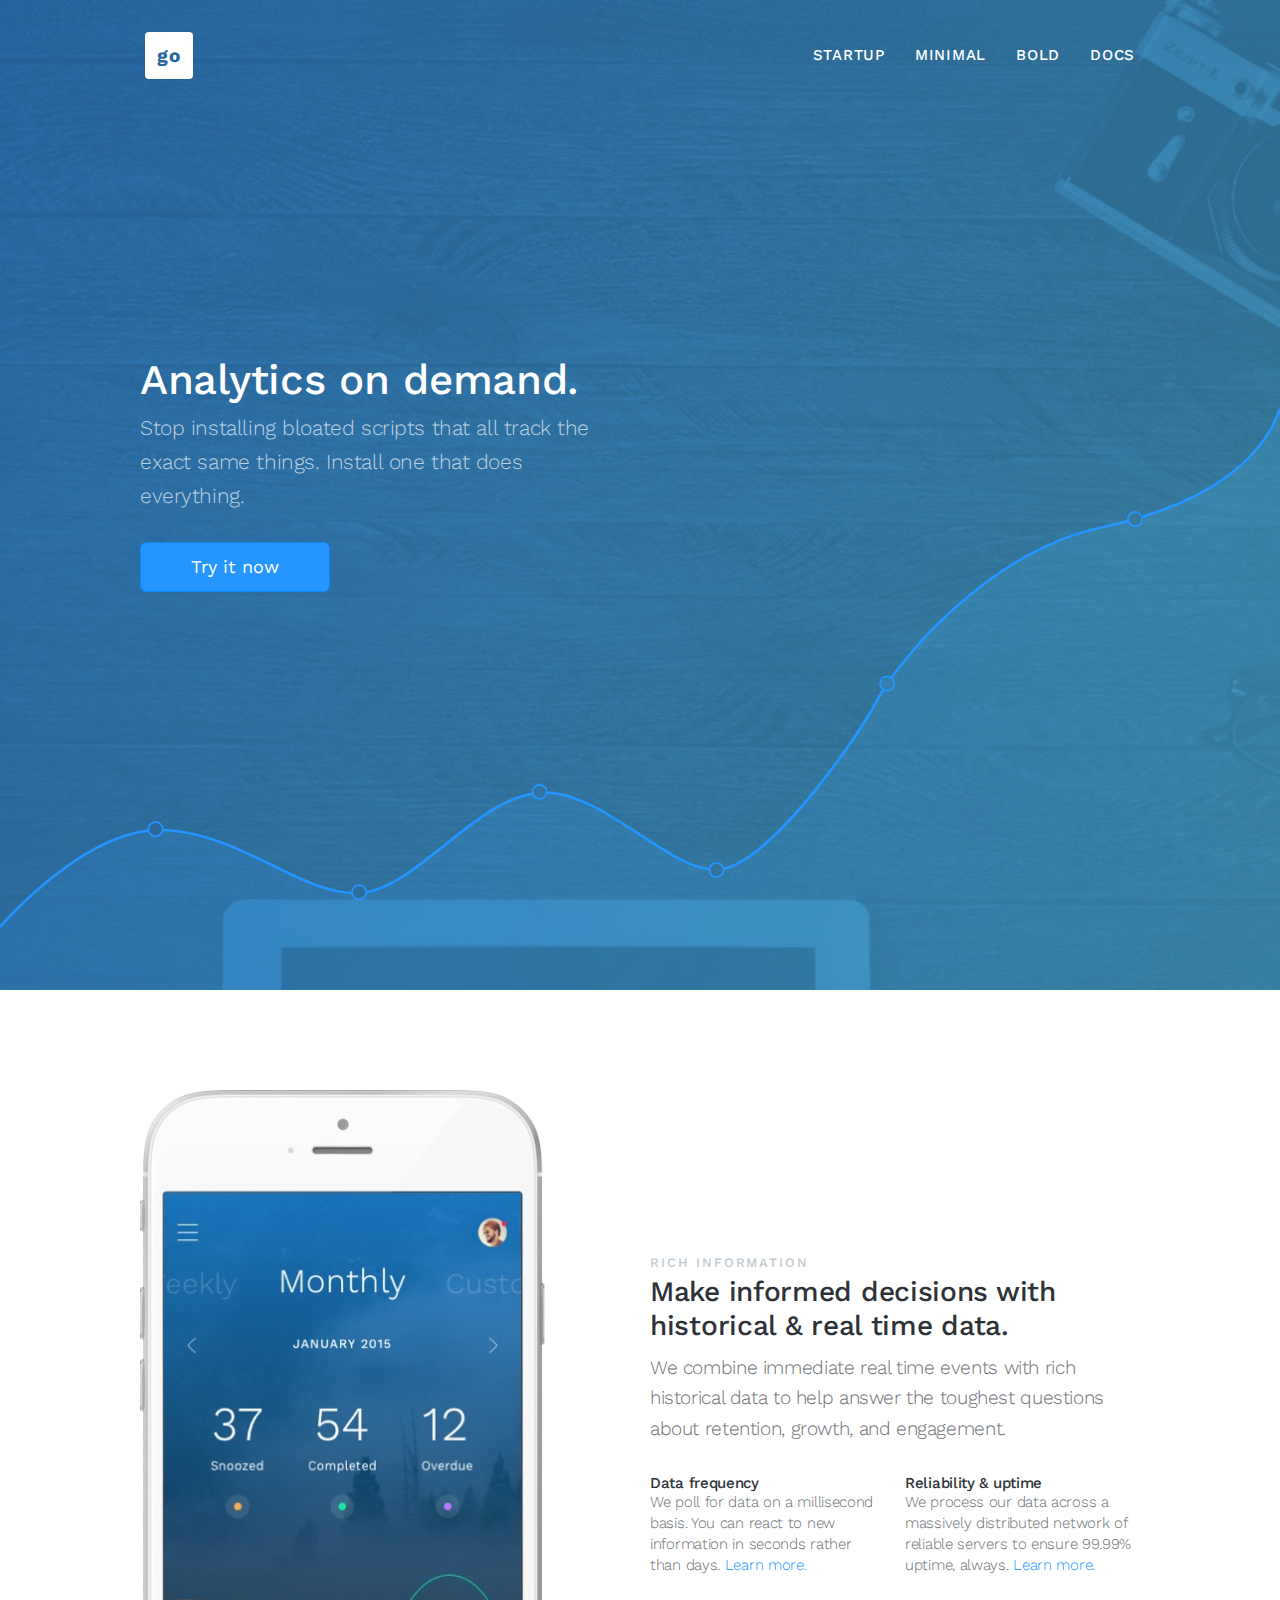
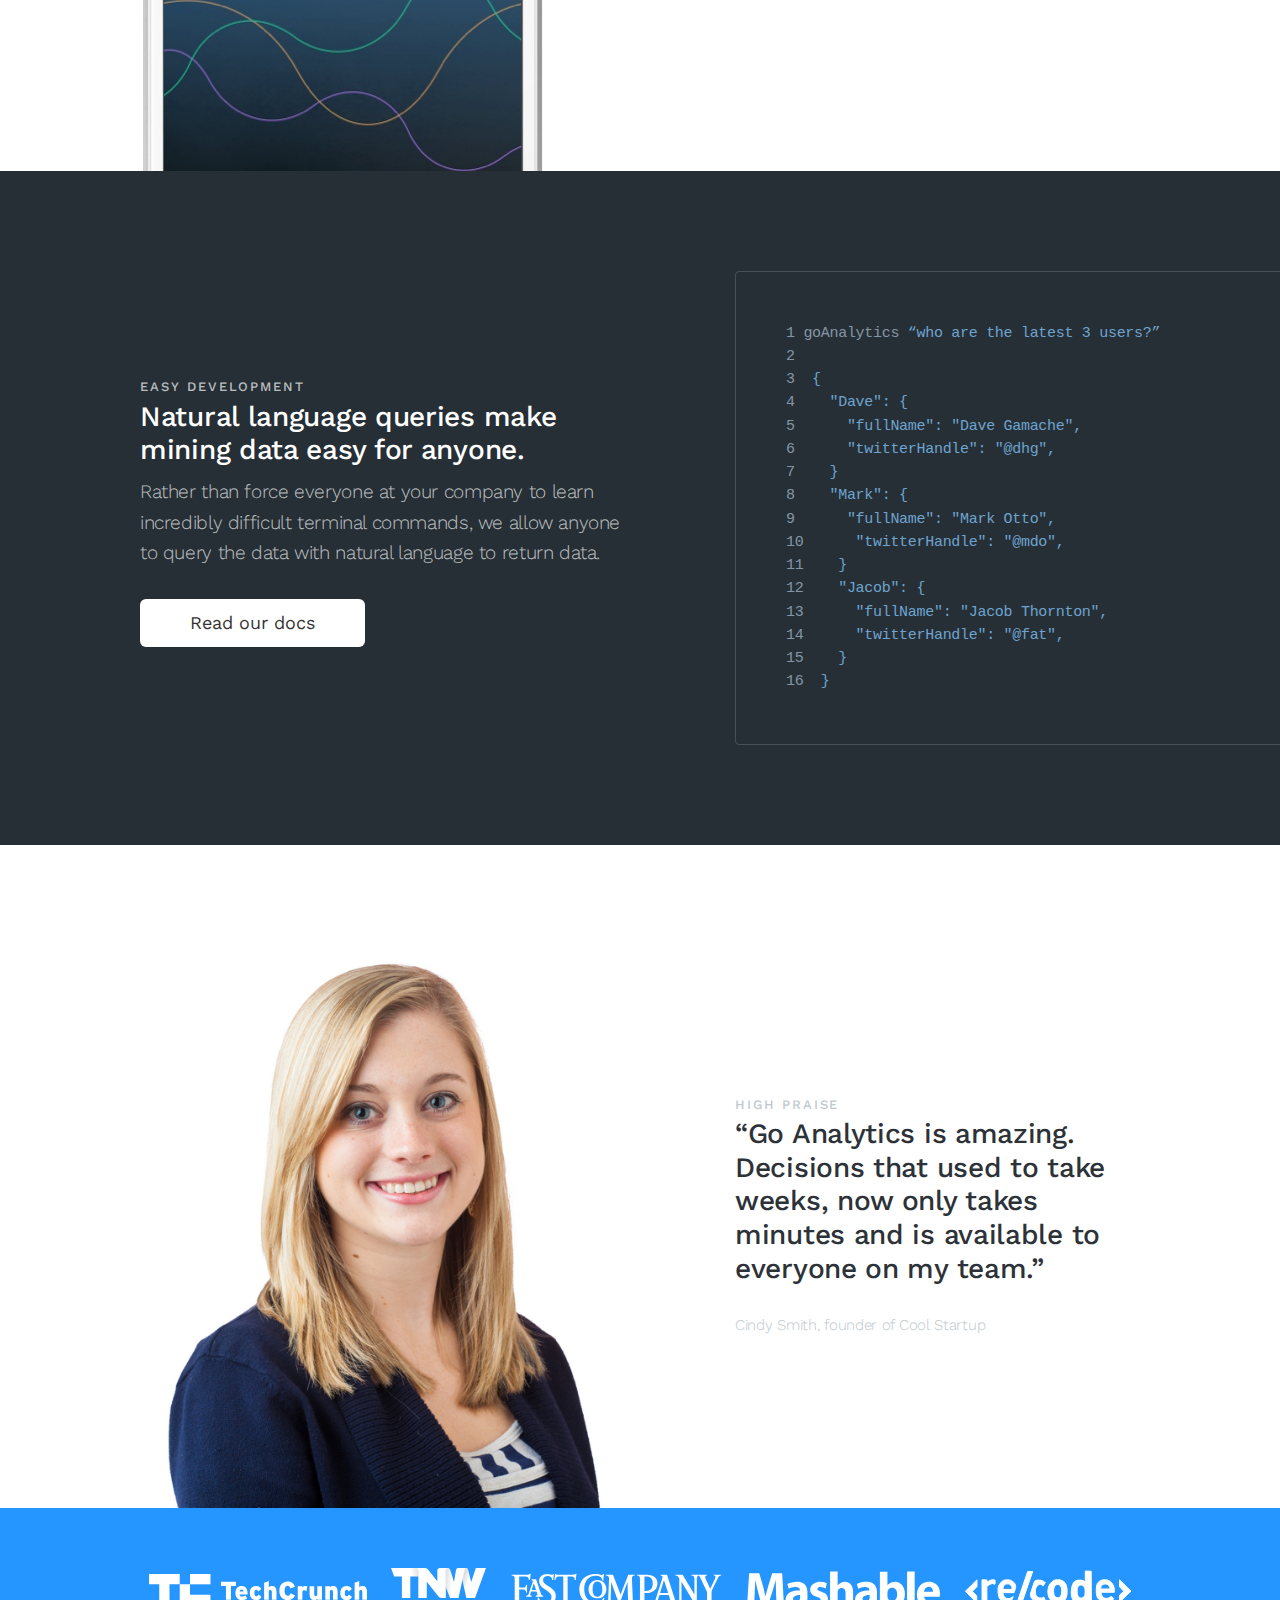
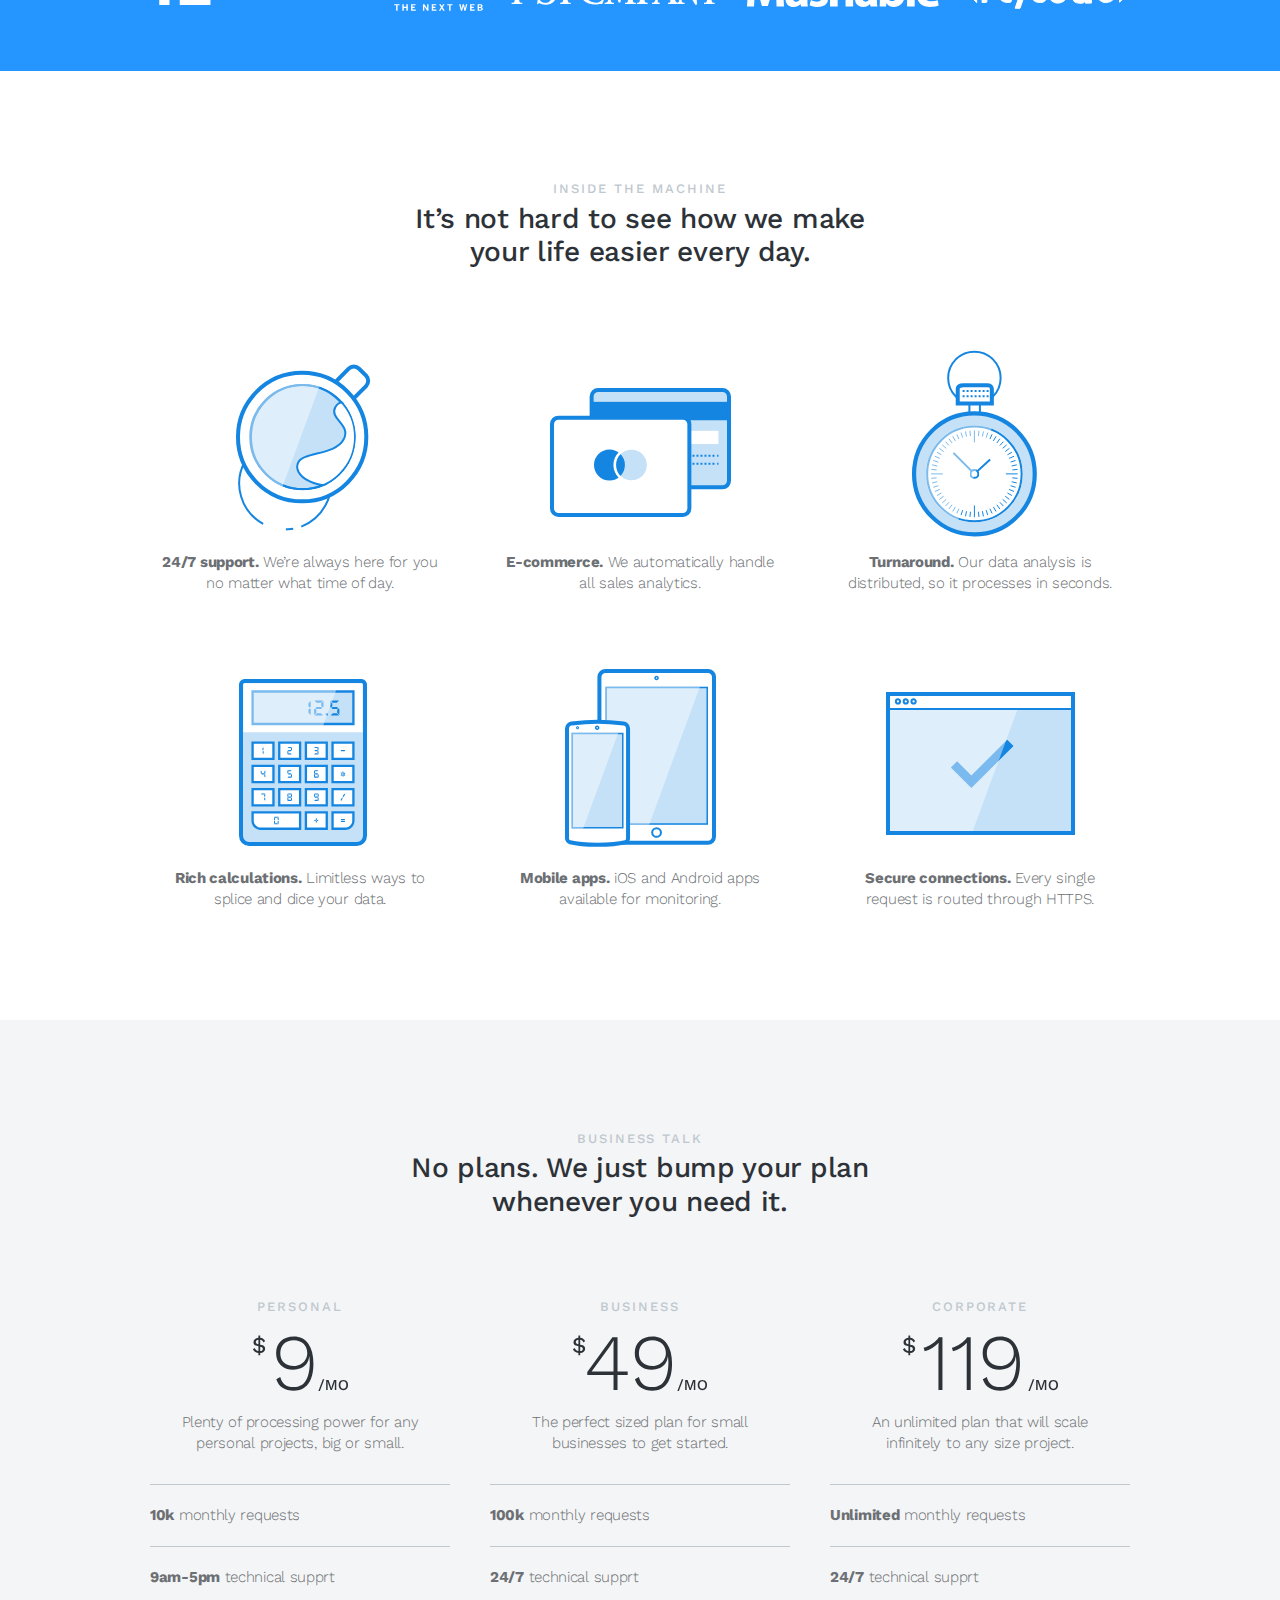
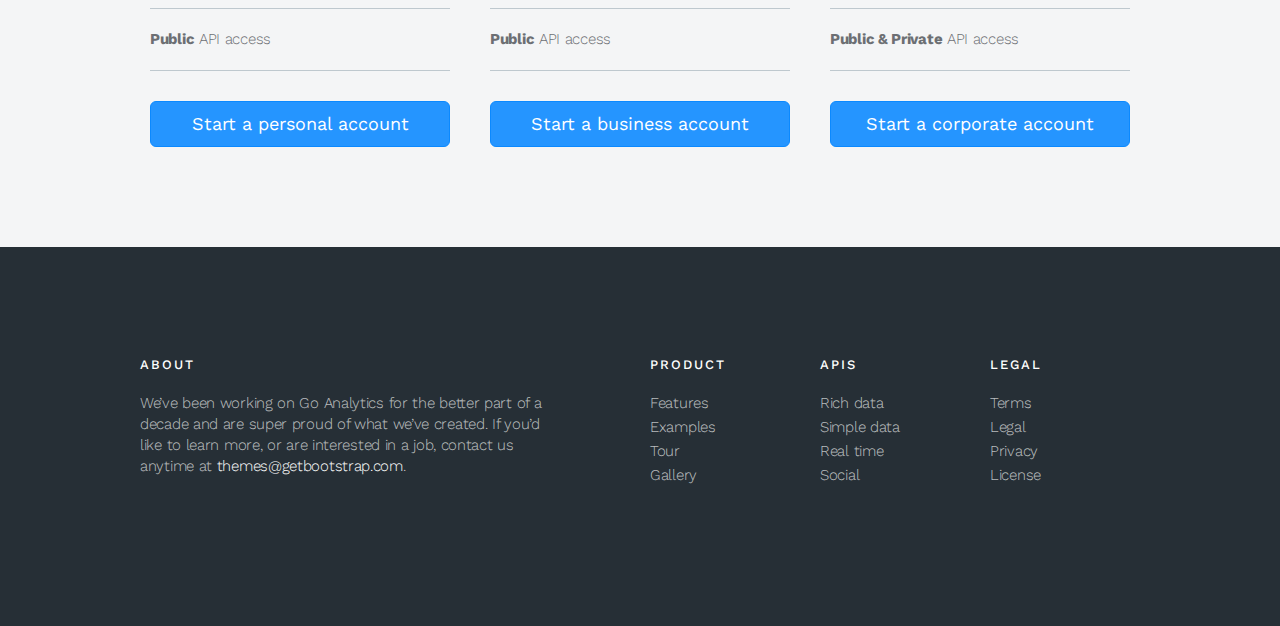
<file: 5-bootstrap/bootstrap-theme/theme-marketing-extended-3/v3/docs/index.html>
<!DOCTYPE html>
<html lang="en">
  <head>
    <meta charset="utf-8">
    <meta http-equiv="X-UA-Compatible" content="IE=edge">
    <meta name="viewport" content="width=device-width, initial-scale=1">
    <meta name="description" content="">
    <meta name="keywords" content="">
    <meta name="author" content="">

    <title>
      
        StartUp &middot; 
      
    </title>

    
      <link href='https://fonts.googleapis.com/css?family=Lora:400,400italic|Work+Sans:300,400,500,600' rel='stylesheet' type='text/css'>
      <link href="assets/css/toolkit-startup.css" rel="stylesheet">
      <link href="assets/css/application-startup.css" rel="stylesheet">
    

    

    <style>
      /* note: this is a hack for ios iframe for bootstrap themes shopify page */
      /* this chunk of css is not part of the toolkit :) */
      /* …curses ios, etc… */
      @media (max-width: 768px) and (-webkit-min-device-pixel-ratio: 2) {
        body {
          width: 1px;
          min-width: 100%;
          *width: 100%;
        }
        #stage {
          height: 1px;
          overflow: auto;
          min-height: 100vh;
          -webkit-overflow-scrolling: touch;
        }
      }
    </style>
  </head>


<body>
  



<div class="stage-shelf stage-shelf-right hidden" id="sidebar">
  <ul class="nav nav-bordered nav-stacked">
    <li class="nav-header">Examples</li>
    <li class="active">
      <a href="index.html">Startup</a>
    </li>
    <li>
      <a href="minimal/index.html">Minimal</a>
    </li>
    <li>
      <a href="bold/index.html">Bold</a>
    </li>
    <li class="nav-divider"></li>
    <li class="nav-header">Docs</li>
    <li>
      <a href="docs/index.html">Toolkit</a>
    </li>
    <li>
      <a href="http://getbootstrap.com">Bootstrap</a>
    </li>
  </ul>
</div>

<div class="stage" id="stage">

<div class="block block-inverse block-fill-height app-header"
     style="background-image: url(assets/img/startup-1.jpg);">

  <nav class="navbar navbar-transparent navbar-fixed-top navbar-padded app-navbar p-t-md">
  <div class="container">
    <div class="navbar-header">
      <button type="button" class="navbar-toggle collapsed p-x-0"
              data-target="#stage" data-toggle="stage" data-distance="-250">
        <span class="sr-only">Toggle navigation</span>
        <span class="icon-bar"></span>
        <span class="icon-bar"></span>
        <span class="icon-bar"></span>
      </button>
      <a class="navbar-brand" href="">
        <strong style="background: #fff; padding: 12px; border-radius: 4px; color: #28669F;">
          go
        </strong>
      </a>
    </div>
    <div class="navbar-collapse collapse text-uppercase">
      <ul class="nav navbar-nav navbar-right">
        <li >
          <a href="/index.html">StartUp</a>
        </li>
        <li >
          <a href="minimal/index.html">Minimal</a>
        </li>
        <li >
          <a href="bold/index.html">Bold</a>
        </li>
        <li >
          <a href="docs/index.html">Docs</a>
        </li>
      </ul>
    </div><!--/.nav-collapse -->
  </div>
</nav>


  <img class="app-graph" src="assets/img/startup-0.svg">

  <div class="block-xs-middle p-b-lg">
    <div class="container">
      <div class="row">
        <div class="col-sm-10 col-md-6">
          <h1 class="block-title m-b-sm">Analytics on demand.</h1>
          <p class="lead m-b-md text-muted">Stop installing bloated scripts that all track the exact same things. Install one that does everything.</p>
          <button class="btn btn-primary btn-lg">Try it now</button>
        </div>
      </div>
    </div>
  </div>
</div>

<div class="block block-secondary app-iphone-block">
  <div class="container">
    <div class="row app-align-center">

      <div class="col-sm-5 hidden-xs">
        <img class="app-iphone" src="assets/img/startup-2.jpg" style="width: 100%;">
      </div>

      <div class="col-sm-6 col-sm-offset-1">
        <h6 class="text-muted text-uppercase">Rich Information</h6>
        <h3 class="m-t-0">Make informed decisions with historical & real time data.</h3>
        <p class="lead m-b-md">We combine immediate real time events with rich historical data to help answer the toughest questions about retention, growth, and engagement.</p>
        <div class="row hidden-sm">
          <div class="col-sm-6 m-b-md">
            <h5 class="m-y-0">Data frequency</h5>
            <p>We poll for data on a millisecond basis. You can react to new information in seconds rather than days. <a href="#" class="text-primary">Learn more.</a></p>
          </div>
          <div class="col-sm-6">
            <h5 class="m-y-0">Reliability & uptime</h5>
            <p>We process our data across a massively distributed network of reliable servers to ensure 99.99% uptime, always. <a href="#" class="text-primary">Learn more</a>.</p>
          </div>
        </div>
      </div>
    </div>

  </div>
</div>

<div class="block block-inverse block-secondary app-code-block">
  <div class="container">
    <div class="row app-align-center">
      <div class="col-sm-5 col-sm-push-7">
        <pre class="app-code">
<span>1</span> <span class="hidden-xs">goAnalytics</span> “who are the latest 3 users?”
<span>2</span>
<span>3</span>  {
<span>4</span>    "Dave": {
<span>5</span>      "fullName": "Dave Gamache",
<span>6</span>      "twitterHandle": "@dhg",
<span>7</span>    }
<span>8</span>    "Mark": {
<span>9</span>      "fullName": "Mark Otto",
<span>10</span>      "twitterHandle": "@mdo",
<span>11</span>    }
<span>12</span>    "Jacob": {
<span>13</span>      "fullName": "Jacob Thornton",
<span>14</span>      "twitterHandle": "@fat",
<span>15</span>    }
<span>16</span>  }</pre>
      </div>

      <div class="col-sm-6 col-sm-pull-5">
        <h6 class="text-muted text-uppercase">Easy development</h6>
        <h3 class="m-t-0">Natural language queries make mining data easy for anyone.</h3>
        <p class="lead m-b-md text-muted">Rather than force everyone at your company to learn incredibly difficult terminal commands, we allow anyone to query the data with natural language to return data.</p>
        <button class="btn btn-default btn-lg btn-borderless">
          Read our docs
        </button>
      </div>
    </div>
  </div>
</div>

<div class="block block-secondary app-high-praise p-b-0">
  <div class="container">
    <div class="row app-align-center">
      <div class="col-sm-5 col-sm-push-7">
        <h6 class="text-muted text-uppercase">High Praise</h6>
        <h3 class="m-t-0 m-b-md">“Go Analytics is amazing. Decisions that used to take weeks, now only takes minutes and is available to everyone on my team.”</h3>
        <p class="m-b-md text-muted">Cindy Smith, founder of Cool Startup</p>
      </div>
      <div class="col-sm-6 col-sm-pull-5">
        <img src="assets/img/startup-3.jpg">
      </div>
    </div>
  </div>
</div>

<div class="block app-ribbon p-y-lg">
  <div class="container text-center">
    <img src="assets/img/startup-4.svg">
    <img src="assets/img/startup-5.svg">
    <img src="assets/img/startup-6.svg">
    <img src="assets/img/startup-7.svg">
    <img src="assets/img/startup-8.svg">
  </div>
</div>

<div class="block block-secondary app-block-marketing-grid">
  <div class="container text-center">

    <div class="row m-b-lg">
      <div class="col-xs-10 col-xs-offset-1 col-sm-8 col-sm-offset-2 col-lg-6 col-lg-offset-3">
        <h6 class="text-muted text-uppercase">Inside the machine</h6>
        <h3  class="m-t-0 m-b">It’s not hard to see how we make your life easier every day.</h3>
      </div>
    </div>

    <div class="row app-marketing-grid">
      <div class="col-sm-4 p-x-md m-b-lg">
        <img class="m-b" src="assets/img/startup-9.svg">
        <p><strong>24/7 support.</strong> We’re always here for you no matter what time of day.</p>
      </div>
      <div class="col-sm-4 p-x-md m-b-lg">
        <img class="m-b" src="assets/img/startup-10.svg">
        <p><strong>E-commerce.</strong> We automatically handle all sales analytics.</p>
      </div>
      <div class="col-sm-4 p-x-md m-b-lg">
        <img class="m-b" src="assets/img/startup-11.svg">
        <p><strong>Turnaround.</strong> Our data analysis is distributed, so it processes in seconds.</p>
      </div>
    </div>

    <div class="row app-marketing-grid">
      <div class="col-sm-4 p-x-md m-b-lg">
        <img class="m-b" src="assets/img/startup-12.svg">
        <p><strong>Rich calculations.</strong> Limitless ways to splice and dice your data.</p>
      </div>
      <div class="col-sm-4 p-x-md m-b-lg">
        <img class="m-b" src="assets/img/startup-13.svg">
        <p><strong>Mobile apps.</strong> iOS and Android apps available for monitoring.</p>
      </div>
      <div class="col-sm-4 p-x-md m-b-lg">
        <img class="m-b" src="assets/img/startup-14.svg">
        <p><strong>Secure connections.</strong> Every single request is routed through HTTPS.</p>
      </div>
    </div>
  </div>
</div>

<div class="block app-price-plans">
  <div class="container text-center">

    <div class="row m-b-lg">
      <div class="col-sm-8 col-sm-offset-2 col-lg-6 col-lg-offset-3">
        <h6 class="text-muted text-uppercase">Business Talk</h6>
        <h3  class="m-t-0">No plans. We just bump your plan whenever you need it.</h3>
      </div>
    </div>

    <div class="row">
      <div class="col-sm-4 p-x m-b-lg">
        <div class="p-x">
          <h6 class="text-muted text-uppercase m-b">Personal</h6>
          <img class="m-b" src="assets/img/startup-15.svg">
          <p>Plenty of processing power for any personal projects, big or small.</p>
        </div>

        <ul class="list-unstyled list-bordered text-left m-y-md">
          <li class="p-y"><strong>10k</strong> monthly requests</li>
          <li class="p-y"><strong>9am-5pm</strong> technical supprt</li>
          <li class="p-y"><strong>Public</strong> API access</li>
        </ul>

        <button class="btn btn-lg btn-primary btn-block">
          Start <span class="visible-lg-inline">a personal account</span>
        </button>
      </div>

      <div class="col-sm-4 p-x m-b-lg">
        <div class="p-x">
          <h6 class="text-muted text-uppercase m-b">Business</h6>
          <img class="m-b" src="assets/img/startup-16.svg">
          <p>The perfect sized plan for small businesses to get started.</p>
        </div>

        <ul class="list-unstyled list-bordered text-left m-y-md">
          <li class="p-y"><strong>100k</strong> monthly requests</li>
          <li class="p-y"><strong>24/7</strong> technical supprt</li>
          <li class="p-y"><strong>Public</strong> API access</li>
        </ul>

        <button class="btn btn-lg btn-primary btn-block">
          Start <span class="visible-lg-inline">a business account</span>
        </button>
      </div>

      <div class="col-sm-4 p-x m-b-lg">
        <div class="p-x">
          <h6 class="text-muted text-uppercase m-b">Corporate</h6>
          <img class="m-b" src="assets/img/startup-17.svg">
          <p>An unlimited plan that will scale infinitely to any size project.</p>
        </div>

        <ul class="list-unstyled list-bordered text-left m-y-md">
          <li class="p-y"><strong>Unlimited</strong> monthly requests</li>
          <li class="p-y"><strong>24/7</strong> technical supprt</li>
          <li class="p-y"><strong>Public & Private</strong> API access</li>
        </ul>

        <button class="btn btn-lg btn-primary btn-block">
          Start <span class="visible-lg-inline">a corporate account</span>
        </button>
      </div>
    </div>

  </div>
</div>

<div class="block block-inverse app-footer">
 <div class="container">
    <div class="row">
      <div class="col-sm-5 m-b-md">
        <ul class="list-unstyled list-spaced">
          <li class="m-b"><h6 class="text-uppercase">About</h6></li>
          <li class="text-muted">
           We’ve been working on Go Analytics for the better part of a decade and are super proud of what we’ve created. If you’d like to learn more, or are interested in a job, contact us anytime at <a href="mailto: themes@getbootstrap.com">themes@getbootstrap.com</a>.
          </li>
        </ul>
      </div>
      <div class="col-sm-2 col-sm-offset-1 m-b-md">
        <ul class="list-unstyled list-spaced">
          <li class="m-b"><h6 class="text-uppercase">Product</h6></li>
          <li class="text-muted">Features</li>
          <li class="text-muted">Examples</li>
          <li class="text-muted">Tour</li>
          <li class="text-muted">Gallery</li>
        </ul>
      </div>
      <div class="col-sm-2 m-b-md">
        <ul class="list-unstyled list-spaced">
          <li class="m-b"><h6 class="text-uppercase">Apis</h6></li>
          <li class="text-muted">Rich data</li>
          <li class="text-muted">Simple data</li>
          <li class="text-muted">Real time</li>
          <li class="text-muted">Social</li>
        </ul>
      </div>
      <div class="col-sm-2 m-b-md">
        <ul class="list-unstyled list-spaced">
          <li class="m-b"><h6 class="text-uppercase">Legal</h6></li>
          <li class="text-muted">Terms</li>
          <li class="text-muted">Legal</li>
          <li class="text-muted">Privacy</li>
          <li class="text-muted">License</li>
        </ul>
      </div>
    </div>
  </div>
</div>

</div>


    <script src="assets/js/jquery.min.js"></script>
    <script src="assets/js/toolkit.js"></script>
    <script src="assets/js/application.js"></script>
  </body>
</html>
</file>
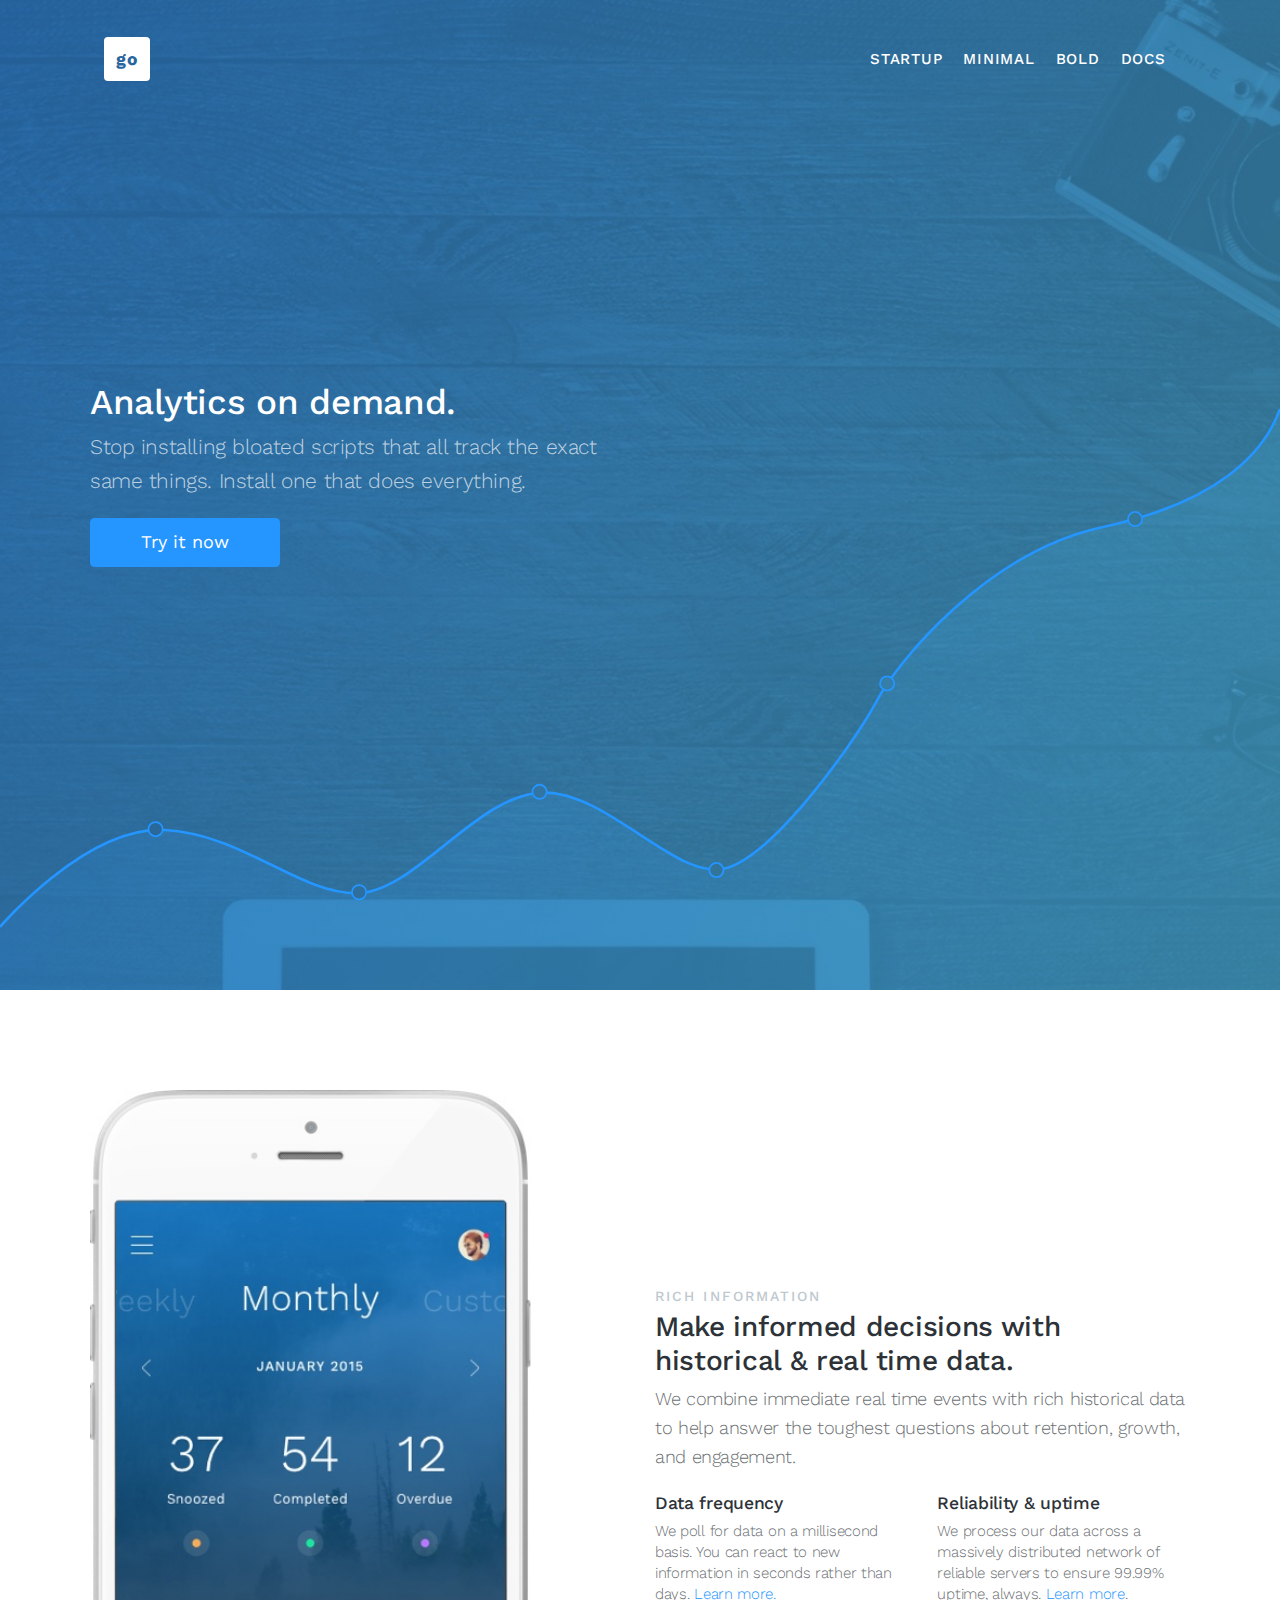
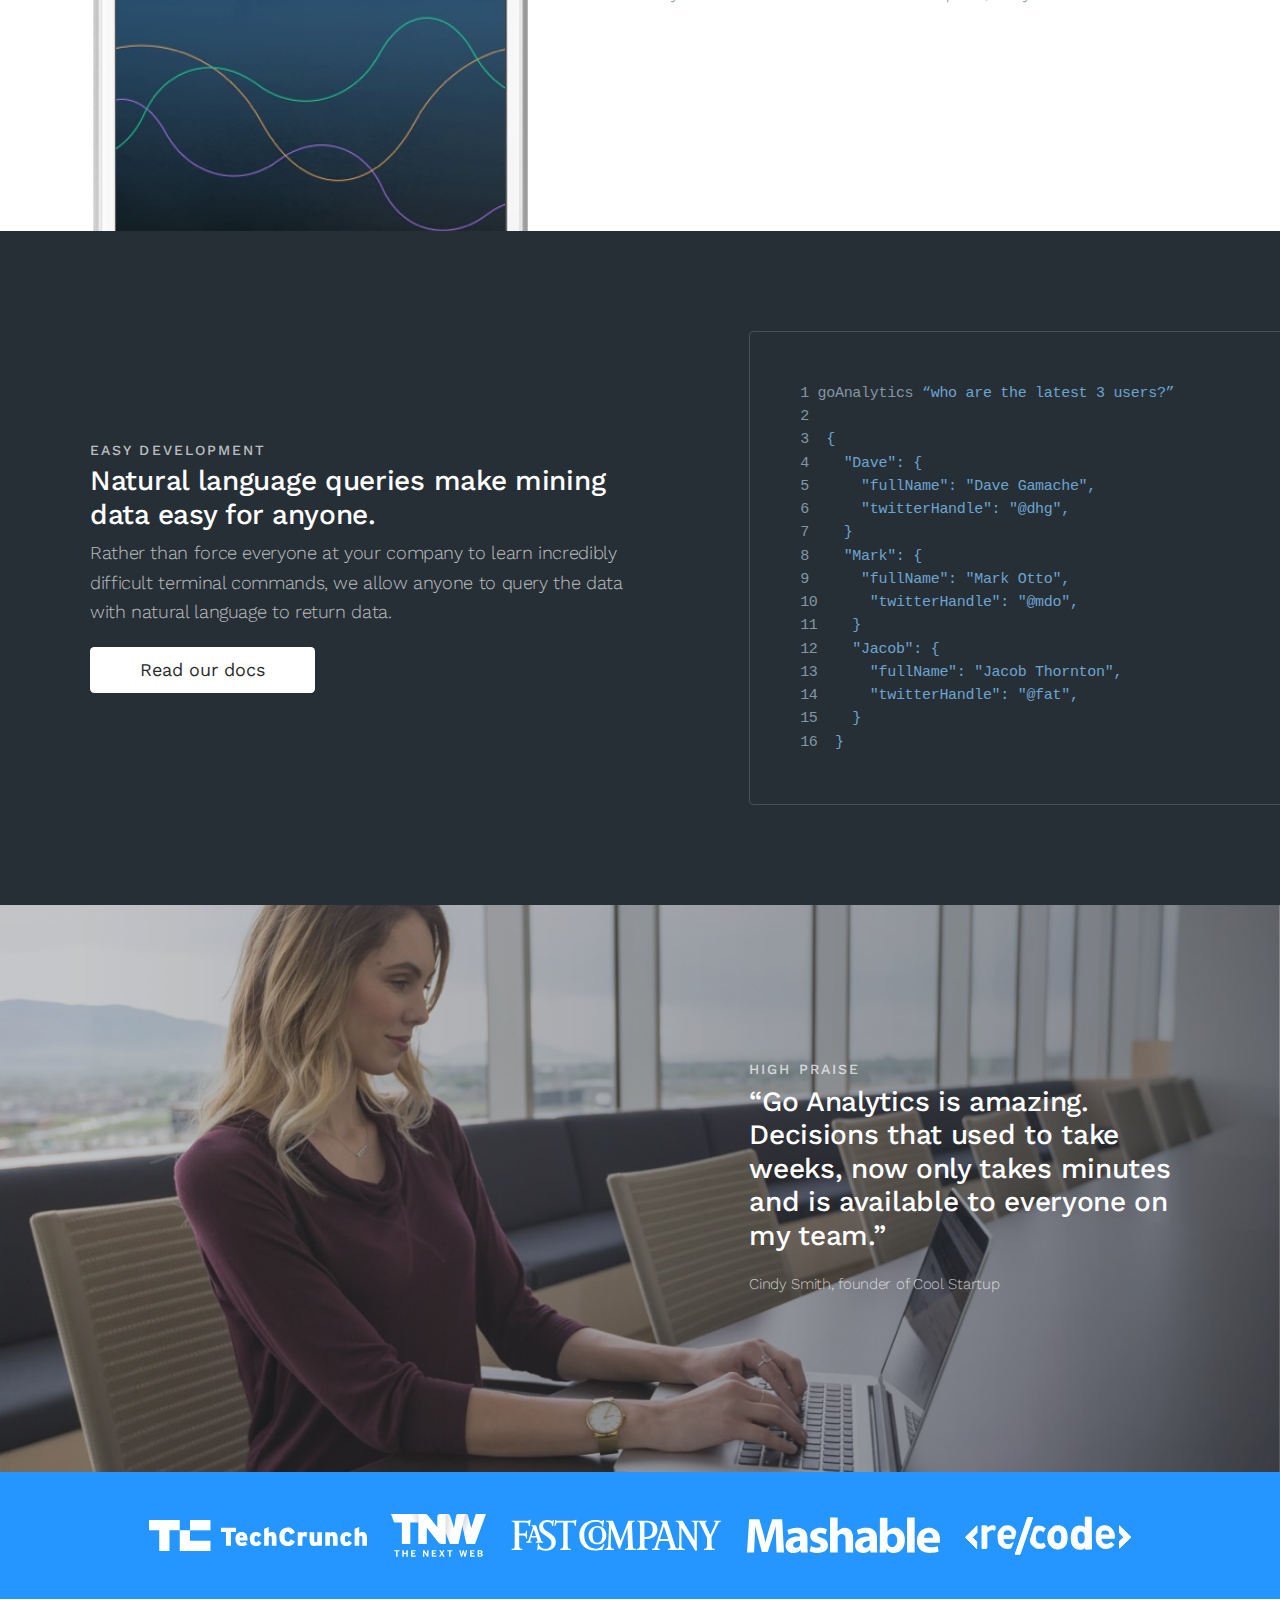
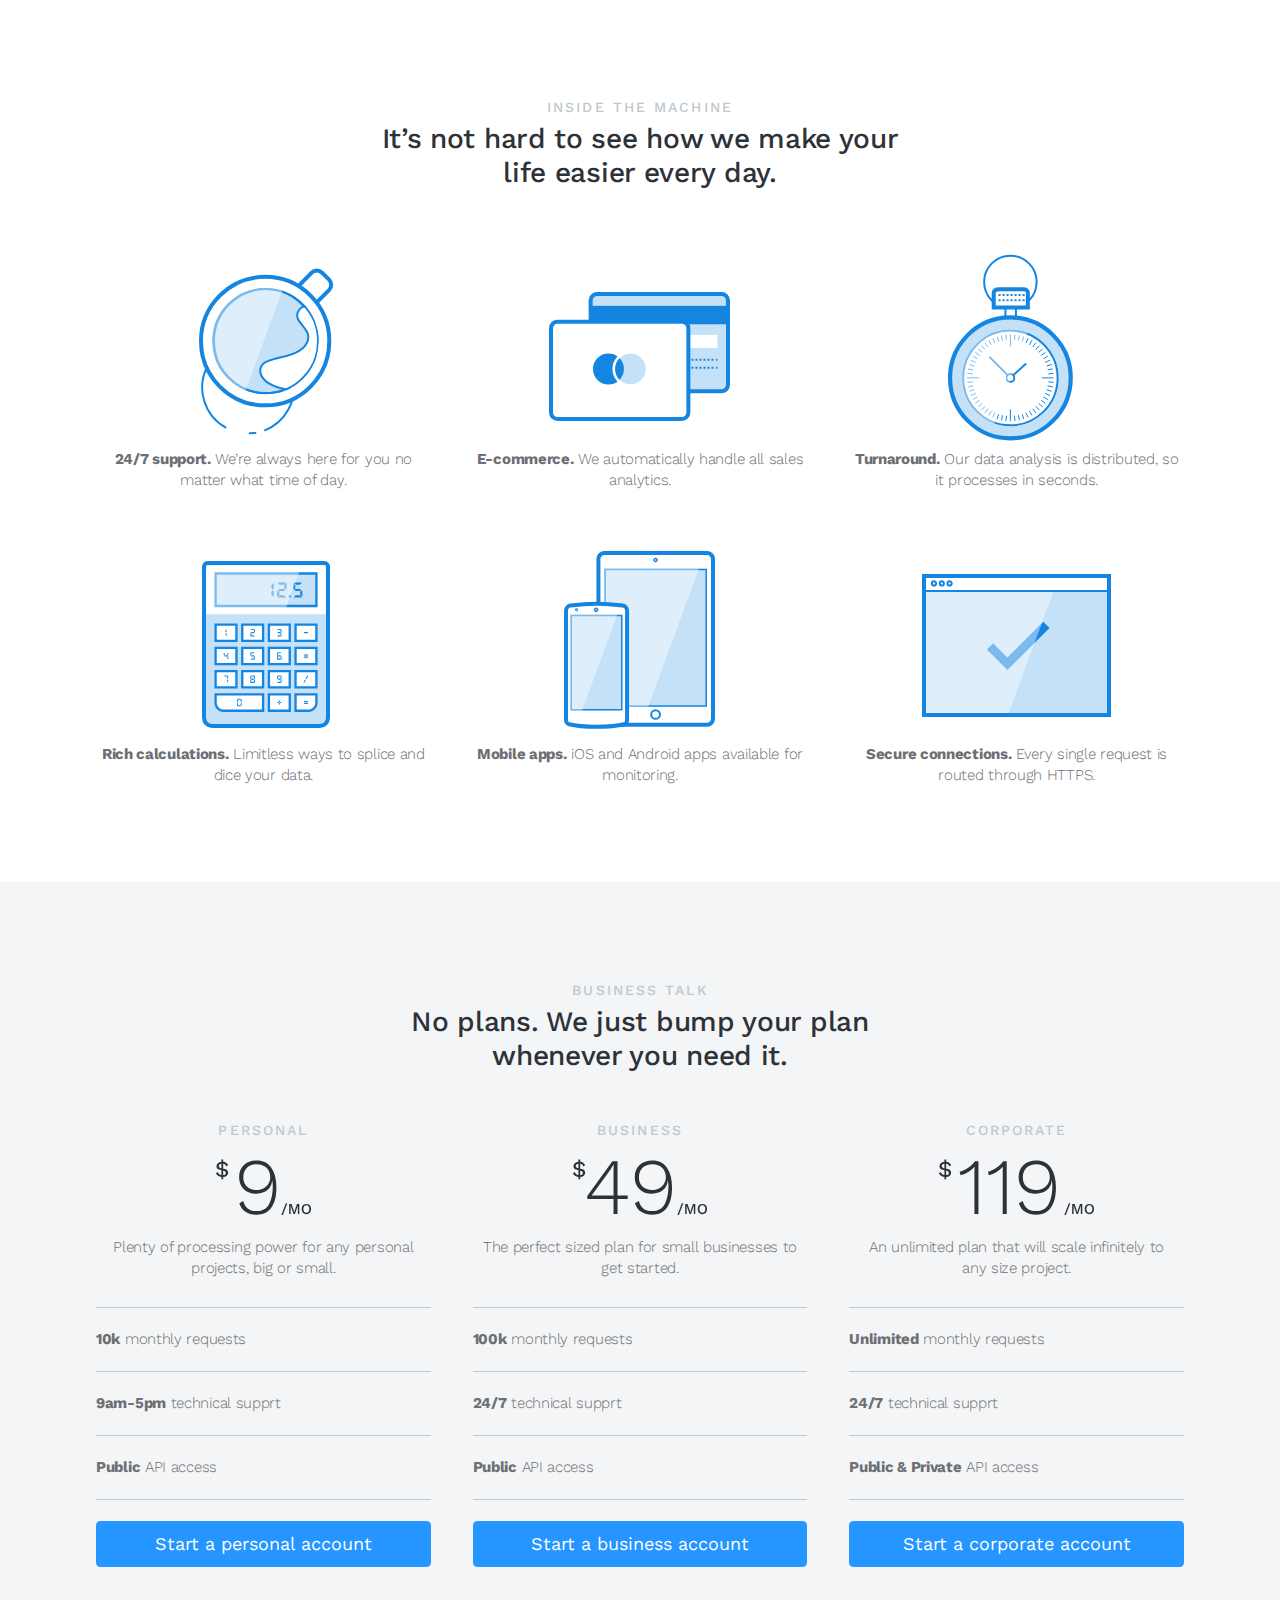
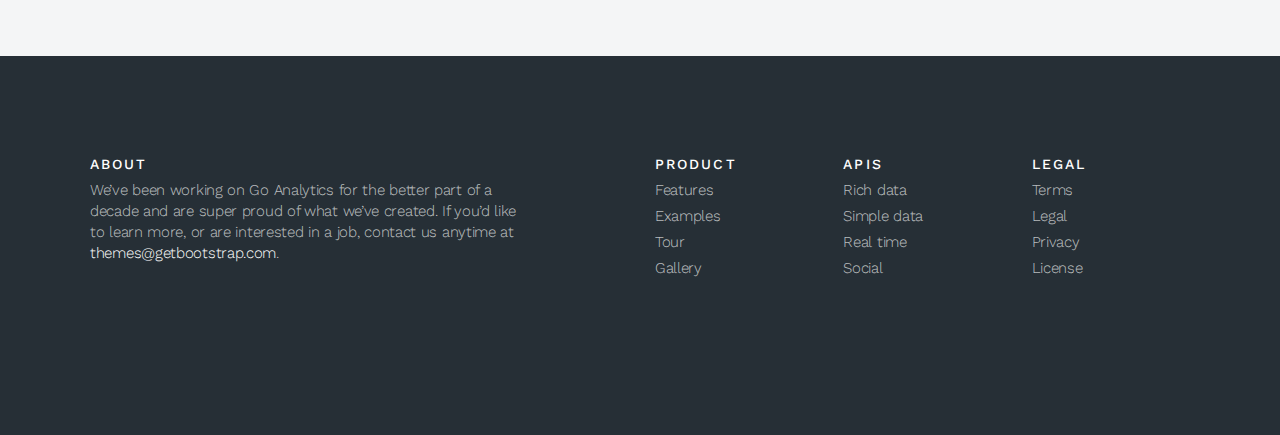
<file: 5-bootstrap/bootstrap-theme/theme-marketing-extended-3/v4/docs/index.html>
<!DOCTYPE html>
<html lang="en">
  <head>
    <meta charset="utf-8">
    <meta http-equiv="X-UA-Compatible" content="IE=edge">
    <meta name="viewport" content="width=device-width, initial-scale=1">
    <meta name="description" content="">
    <meta name="keywords" content="">
    <meta name="author" content="">

    <title>
      
        StartUp &middot; 
      
    </title>

    
      <link href='https://fonts.googleapis.com/css?family=Lora:400,400italic|Work+Sans:300,400,500,600' rel='stylesheet' type='text/css'>
      <link href="assets/css/toolkit-startup.css" rel="stylesheet">
      <link href="assets/css/application-startup.css" rel="stylesheet">
    

    

    <style>
      /* note: this is a hack for ios iframe for bootstrap themes shopify page */
      /* this chunk of css is not part of the toolkit :) */
      /* …curses ios, etc… */
      @media (max-width: 768px) and (-webkit-min-device-pixel-ratio: 2) {
        body {
          width: 1px;
          min-width: 100%;
          *width: 100%;
        }
        #stage {
          height: 1px;
          overflow: auto;
          min-height: 100vh;
          -webkit-overflow-scrolling: touch;
        }
      }
    </style>
  </head>


<body>
  



<div class="stage-shelf stage-shelf-right hidden" id="sidebar">
  <ul class="nav nav-bordered nav-stacked flex-column">
    <li class="nav-header">Examples</li>
    <li class="nav-item">
      <a class="nav-link active" href="index.html">Startup</a>
    </li>
    <li class="nav-item">
      <a class="nav-link" href="minimal/index.html">Minimal</a>
    </li>
    <li class="nav-item">
      <a class="nav-link" href="bold/index.html">Bold</a>
    </li>
    <li class="nav-divider"></li>
    <li class="nav-header">Docs</li>
    <li class="nav-item">
      <a class="nav-link" href="docs/index.html">Toolkit</a>
    </li>
    <li class="nav-item">
      <a class="nav-link" href="http://getbootstrap.com">Bootstrap</a>
    </li>
  </ul>
</div>

<div class="stage" id="stage">

<div class="block block-inverse block-fill-height app-header"
     style="background-image: url(assets/img/startup-1.jpg);">

  <div class="container py-4 fixed-top app-navbar">
  <nav class="navbar navbar-transparent navbar-padded navbar-toggleable-sm">
    <button
      class="navbar-toggler navbar-toggler-right hidden-md-up"
      type="button"
      data-target="#stage"
      data-toggle="stage"
      data-distance="-250">
      <span class="navbar-toggler-icon"></span>
    </button>

    <a class="navbar-brand mr-auto" href="">
      <strong style="background: #fff; padding: 12px; border-radius: 4px; color: #28669F;">go</strong>
    </a>

    <div class="hidden-sm-down text-uppercase">
      <ul class="navbar-nav">
        <li class="nav-item px-1 ">
          <a class="nav-link" href="#">StartUp</a>
        </li>
        <li class="nav-item px-1 ">
          <a class="nav-link" href="minimal/index.html">Minimal</a>
        </li>
        <li class="nav-item px-1 ">
          <a class="nav-link" href="bold/index.html">Bold</a>
        </li>
        <li class="nav-item px-1 ">
          <a class="nav-link" href="docs/index.html">Docs</a>
        </li>
      </ul>
    </div>
  </nav>
</div>


  <img class="app-graph"  src="assets/img/startup-0.svg">

  <div class="block-xs-middle pb-5">
    <div class="container">
      <div class="row">
        <div class="col-sm-10 col-lg-6">
          <h1 class="block-titleData frequency">Analytics on demand.</h1>
          <p class="lead mb-4 text-muted">Stop installing bloated scripts that all track the exact same things. Install one that does everything.</p>
          <button class="btn btn-primary btn-lg">Try it now</button>
        </div>
      </div>
    </div>
  </div>
</div>

<div class="block block-secondary app-iphone-block">
  <div class="container">
    <div class="row app-align-center">

      <div class="col-sm-5 hidden-sm-down">
        <img class="app-iphone" src="assets/img/startup-2.jpg" style="width: 100%;">
      </div>

      <div class="col-md-6 offset-md-1 col-sm-12 offset-sm-0">
        <h6 class="text-muted text-uppercase">Rich Information</h6>
        <h3>Make informed decisions with historical &amp; real time data.</h3>
        <p class="lead mb-4">We combine immediate real time events with rich historical data to help answer the toughest questions about retention, growth, and engagement.</p>
        <div class="row hidden-md-down">
          <div class="col-sm-6 mb-3">
            <h5>Data frequency</h5>
            <p>We poll for data on a millisecond basis. You can react to new information in seconds rather than days. <a href="#" class="text-primary">Learn more.</a></p>
          </div>
          <div class="col-sm-6">
            <h5>Reliability &amp; uptime</h5>
            <p>We process our data across a massively distributed network of reliable servers to ensure 99.99% uptime, always. <a href="#" class="text-primary">Learn more</a>.</p>
          </div>
        </div>
      </div>
    </div>

  </div>
</div>

<div class="block block-inverse block-secondary app-code-block">
  <div class="container">
    <div class="row app-align-center">
      <div class="col-md-5 push-md-7">
        <pre class="app-code">
<span>1</span> <span>goAnalytics</span> “who are the latest 3 users?”
<span>2</span>
<span>3</span>  {
<span>4</span>    "Dave": {
<span>5</span>      "fullName": "Dave Gamache",
<span>6</span>      "twitterHandle": "@dhg",
<span>7</span>    }
<span>8</span>    "Mark": {
<span>9</span>      "fullName": "Mark Otto",
<span>10</span>      "twitterHandle": "@mdo",
<span>11</span>    }
<span>12</span>    "Jacob": {
<span>13</span>      "fullName": "Jacob Thornton",
<span>14</span>      "twitterHandle": "@fat",
<span>15</span>    }
<span>16</span>  }</pre>
      </div>

      <div class="col-md-6 pull-md-5">
        <h6 class="text-muted text-uppercase">Easy development</h6>
        <h3>Natural language queries make mining data easy for anyone.</h3>
        <p class="lead mb-4 text-muted">Rather than force everyone at your company to learn incredibly difficult terminal commands, we allow anyone to query the data with natural language to return data.</p>
        <button class="btn btn-secondary btn-lg btn-borderless">
          Read our docs
        </button>
      </div>
    </div>
  </div>
</div>

<div class="block block-inverse app-high-praise"
     style="background-image: url(assets/img/startup-3.jpg);">
    <div class="container">
      <div class="row app-align-center py-3">
        <div class="col-sm-5 push-sm-7 py-5">
          <h6 class="text-muted text-uppercase mb-2">High Praise</h6>
          <h3 class="mb-4">“Go Analytics is amazing. Decisions that used to take weeks, now only takes minutes and is available to everyone on my team.”</h3>
          <p class="mb-4 text-muted">Cindy Smith, founder of Cool Startup</p>
        </div>
      </div>
  </div>
</div>

<div class="block app-ribbon py-5">
  <div class="container text-xs-center">
    <img src="assets/img/startup-4.svg">
    <img src="assets/img/startup-5.svg">
    <img src="assets/img/startup-6.svg">
    <img src="assets/img/startup-7.svg">
    <img src="assets/img/startup-8.svg">
  </div>
</div>

<div class="block block-secondary app-block-marketing-grid">
  <div class="container text-xs-center">

    <div class="row mb-5">
      <div class="col-xs-10 offset-xs-1 col-sm-8 offset-sm-2 col-lg-6 offset-lg-3">
        <h6 class="text-muted text-uppercase mb-2">Inside the machine</h6>
        <h3  class="mb-4">It’s not hard to see how we make your life easier every day.</h3>
      </div>
    </div>

    <div class="row app-marketing-grid">
      <div class="col-md-4 px-4 mb-5">
        <img class="mb-1" src="assets/img/startup-9.svg">
        <p><strong>24/7 support.</strong> We’re always here for you no matter what time of day.</p>
      </div>
      <div class="col-md-4 px-4 mb-5">
        <img class="mb-1" src="assets/img/startup-10.svg">
        <p><strong>E-commerce.</strong> We automatically handle all sales analytics.</p>
      </div>
      <div class="col-md-4 px-4 mb-5">
        <img class="mb-1" src="assets/img/startup-11.svg">
        <p><strong>Turnaround.</strong> Our data analysis is distributed, so it processes in seconds.</p>
      </div>
    </div>

    <div class="row app-marketing-grid">
      <div class="col-md-4 px-4 mb-5">
        <img class="mb-1" src="assets/img/startup-12.svg">
        <p><strong>Rich calculations.</strong> Limitless ways to splice and dice your data.</p>
      </div>
      <div class="col-md-4 px-4 mb-5">
        <img class="mb-1" src="assets/img/startup-13.svg">
        <p><strong>Mobile apps.</strong> iOS and Android apps available for monitoring.</p>
      </div>
      <div class="col-md-4 px-4 mb-5">
        <img class="mb-1" src="assets/img/startup-14.svg">
        <p><strong>Secure connections.</strong> Every single request is routed through HTTPS.</p>
      </div>
    </div>
  </div>
</div>

<div class="block app-price-plans">
  <div class="container text-center">

    <div class="row mb-5">
      <div class="col-md-8 offset-md-2 col-lg-6 offset-lg-3">
        <h6 class="text-muted text-uppercase mb-2">Business Talk</h6>
        <h3>No plans. We just bump your plan whenever you need it.</h3>
      </div>
    </div>

    <div class="row">
      <div class="col-md-4 px-4 pb-2 mb-5">
        <div class="px-2 mb-2">
          <h6 class="text-muted text-uppercase mb-4">Personal</h6>
          <img class="mb-4" src="assets/img/startup-15.svg">
          <p class="pb-2">Plenty of processing power for any personal projects, big or small.</p>
        </div>

        <ul class="list-unstyled list-bordered text-xs-left my-4">
          <li class="py-4"><strong>10k</strong> monthly requests</li>
          <li class="py-4"><strong>9am-5pm</strong> technical supprt</li>
          <li class="py-4"><strong>Public</strong> API access</li>
        </ul>

        <button class="btn btn-lg btn-primary btn-block">
          Start <span class="hidden-lg-down">a personal account</span>
        </button>
      </div>

      <div class="col-md-4 px-4 pb-2 mb-5">
        <div class="px-2">
          <h6 class="text-muted text-uppercase mb-4">Business</h6>
          <img class="mb-4" src="assets/img/startup-16.svg">
          <p class="pb-2">The perfect sized plan for small businesses to get started.</p>
        </div>

        <ul class="list-unstyled list-bordered text-xs-left my-4">
          <li class="py-4"><strong>100k</strong> monthly requests</li>
          <li class="py-4"><strong>24/7</strong> technical supprt</li>
          <li class="py-4"><strong>Public</strong> API access</li>
        </ul>

        <button class="btn btn-lg btn-primary btn-block">
          Start <span class="hidden-lg-down">a business account</span>
        </button>
      </div>

      <div class="col-md-4 px-4 pb-1 mb-5">
        <div class="px-2">
          <h6 class="text-muted text-uppercase mb-4">Corporate</h6>
          <img class="mb-4" src="assets/img/startup-17.svg">
          <p class="pb-2">An unlimited plan that will scale infinitely to any size project.</p>
        </div>

        <ul class="list-unstyled list-bordered text-xs-left my-4">
          <li class="py-4"><strong>Unlimited</strong> monthly requests</li>
          <li class="py-4"><strong>24/7</strong> technical supprt</li>
          <li class="py-4"><strong>Public &amp; Private</strong> API access</li>
        </ul>

        <button class="btn btn-lg btn-primary btn-block">
          Start <span class="hidden-lg-down">a corporate account</span>
        </button>
      </div>
    </div>

  </div>
</div>

<div class="block block-inverse app-footer">
 <div class="container">
    <div class="row">
      <div class="col-md-5 mb-5">
        <ul class="list-unstyled list-spaced">
          <li class="mb-2"><h6 class="text-uppercase">About</h6></li>
          <li class="text-muted">
             We’ve been working on Go Analytics for the better part of a decade and are super proud of what we’ve created. If you’d like to learn more, or are interested in a job, contact us anytime at <a href="mailto: themes@getbootstrap.com">themes@getbootstrap.com</a>.
          </li>
        </ul>
      </div>
      <div class="col-md-2 offset-md-1 mb-5">
        <ul class="list-unstyled list-spaced">
          <li class="mb-2"><h6 class="text-uppercase">Product</h6></li>
          <li class="text-muted">Features</li>
          <li class="text-muted">Examples</li>
          <li class="text-muted">Tour</li>
          <li class="text-muted">Gallery</li>
        </ul>
      </div>
      <div class="col-md-2 mb-5">
        <ul class="list-unstyled list-spaced">
          <li class="mb-2"><h6 class="text-uppercase">Apis</h6></li>
          <li class="text-muted">Rich data</li>
          <li class="text-muted">Simple data</li>
          <li class="text-muted">Real time</li>
          <li class="text-muted">Social</li>
        </ul>
      </div>
      <div class="col-md-2 mb-5">
        <ul class="list-unstyled list-spaced">
          <li class="mb-2"><h6 class="text-uppercase">Legal</h6></li>
          <li class="text-muted">Terms</li>
          <li class="text-muted">Legal</li>
          <li class="text-muted">Privacy</li>
          <li class="text-muted">License</li>
        </ul>
      </div>
    </div>
  </div>
</div>

</div>


    <script src="assets/js/jquery.min.js"></script>
    <script src="assets/js/tether.min.js"></script>
    <script src="assets/js/toolkit.js"></script>
    <script src="assets/js/application.js"></script>
  </body>
</html>
</file>
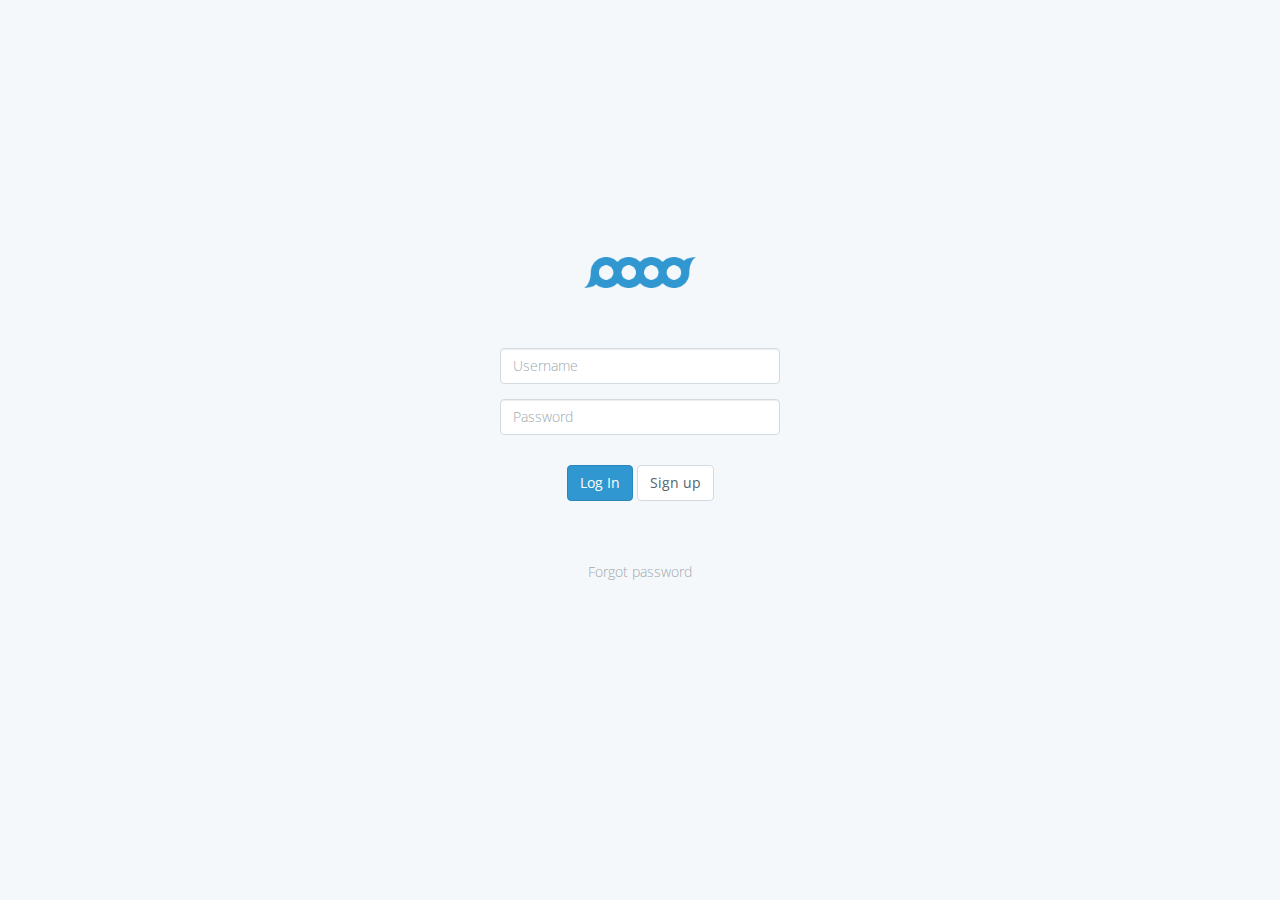
<file: 5-bootstrap/bootstrap-theme/theme-application-extended-3/v3/docs/login/index.html>
<!DOCTYPE html>
<html lang="en">
  <head>
    <meta charset="utf-8">
    <meta http-equiv="X-UA-Compatible" content="IE=edge">
    <meta name="viewport" content="width=device-width, initial-scale=1">
    <meta name="description" content="">
    <meta name="keywords" content="">
    <meta name="author" content="">

    <title>
      
        Login &middot; 
      
    </title>

    <link href='http://fonts.googleapis.com/css?family=Open+Sans:400,300,600' rel='stylesheet' type='text/css'>
    <link href="../assets/css/toolkit.css" rel="stylesheet">
    
    <link href="../assets/css/application.css" rel="stylesheet">

    <style>
      /* note: this is a hack for ios iframe for bootstrap themes shopify page */
      /* this chunk of css is not part of the toolkit :) */
      body {
        width: 1px;
        min-width: 100%;
        *width: 100%;
      }
    </style>

  </head>


<body>
  



<div class="container-fluid container-fill-height">
  <div class="container-content-middle">
    <form role="form" class="m-x-auto text-center app-login-form">

      <a href="../index.html" class="app-brand m-b-lg">
        <img src="../assets/img/brand.png" alt="brand">
      </a>

      <div class="form-group">
        <input class="form-control" placeholder="Username">
      </div>

      <div class="form-group m-b-md">
        <input type="password" class="form-control" placeholder="Password">
      </div>

      <div class="m-b-lg">
        <button class="btn btn-primary">Log In</button>
        <button class="btn btn-default">Sign up</button>
      </div>

      <footer class="screen-login">
        <a href="#" class="text-muted">Forgot password</a>
      </footer>
    </form>
  </div>
</div>


    <script src="../assets/js/jquery.min.js"></script>
    <script src="../assets/js/chart.js"></script>
    <script src="../assets/js/toolkit.js"></script>
    <script src="../assets/js/application.js"></script>
    <script>
      // execute/clear BS loaders for docs
      $(function(){
        if (window.BS&&window.BS.loader&&window.BS.loader.length) {
          while(BS.loader.length){(BS.loader.pop())()}
        }
      })
    </script>
  </body>
</html>
</file>
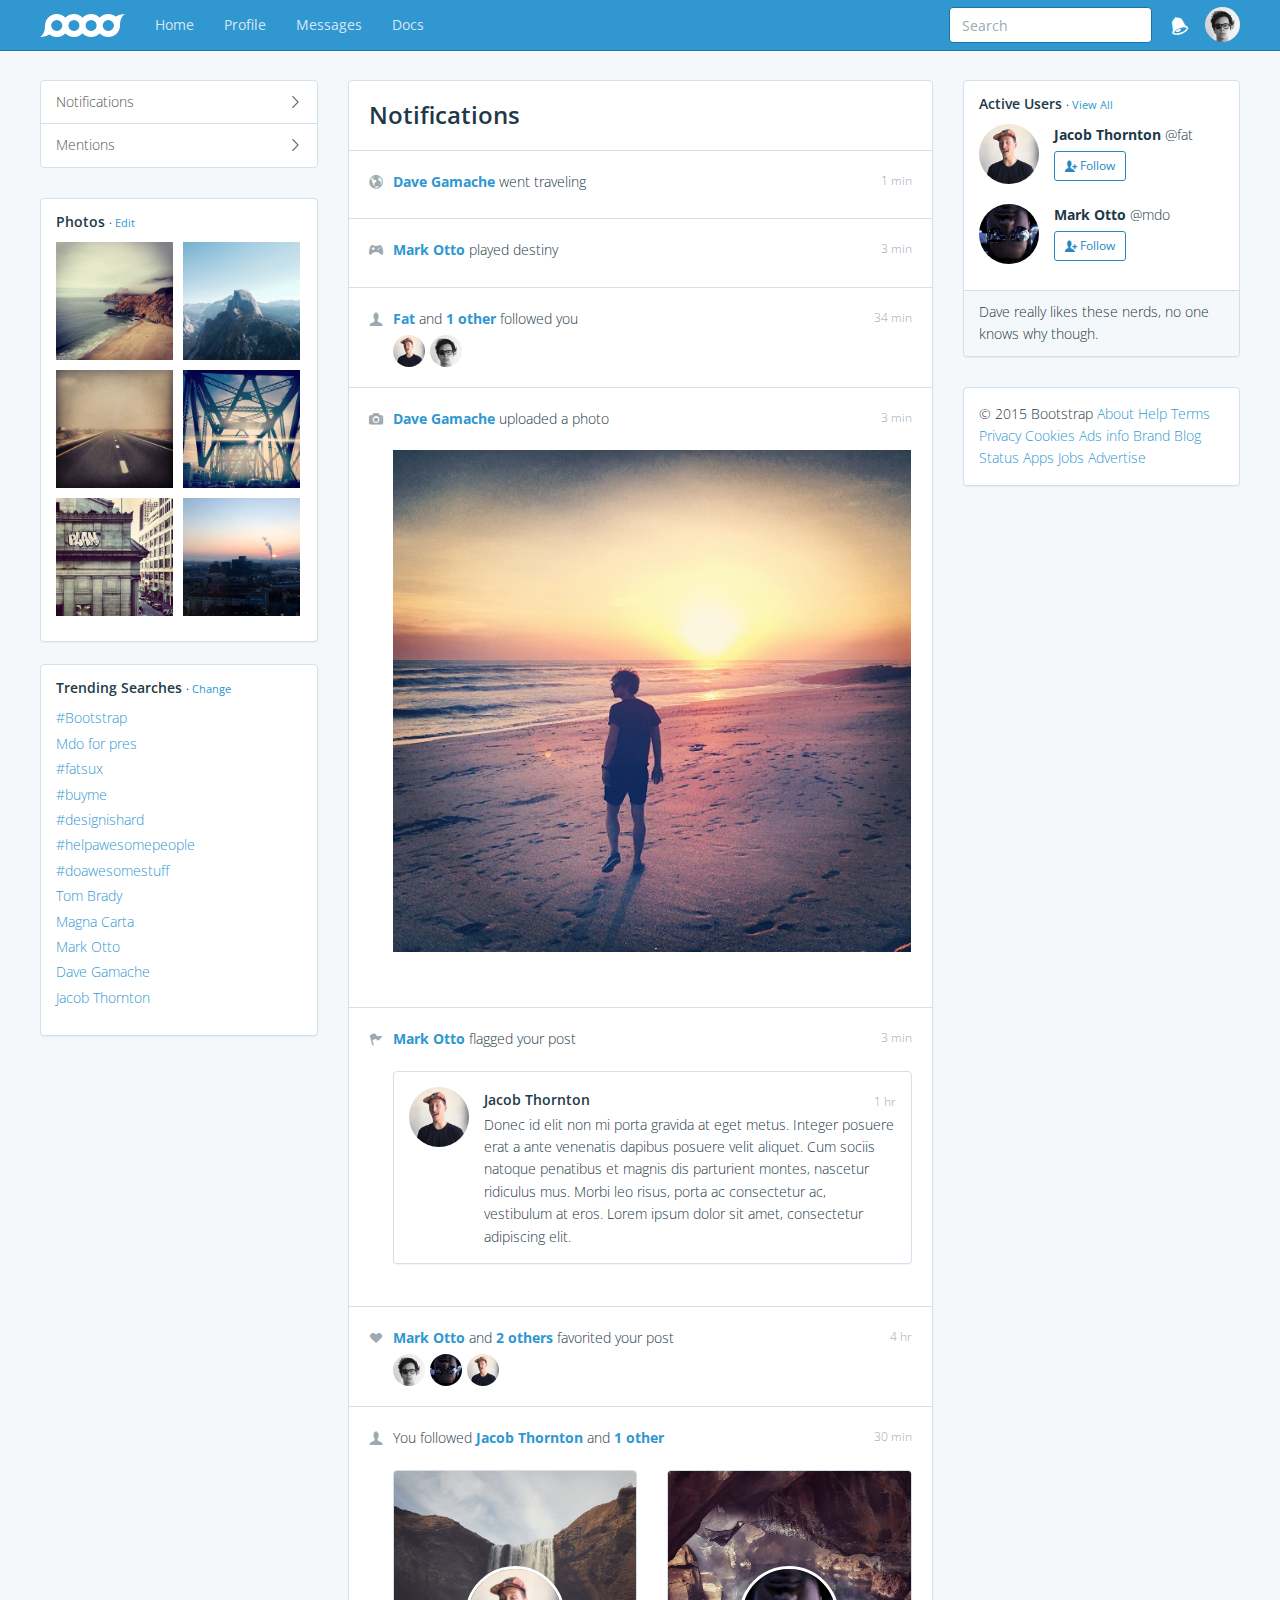
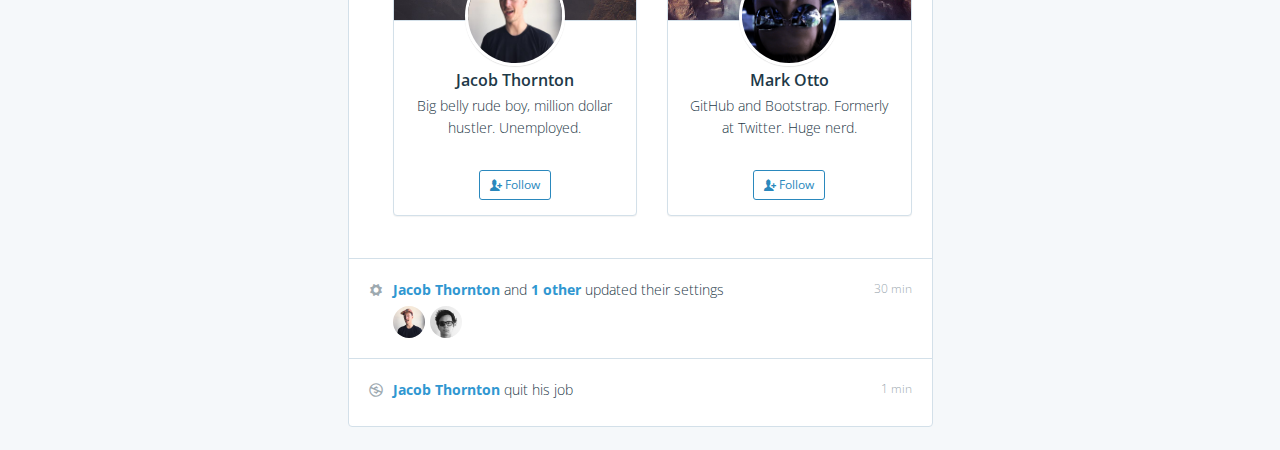
<file: 5-bootstrap/bootstrap-theme/theme-application-extended-3/v3/docs/notifications/index.html>
<!DOCTYPE html>
<html lang="en">
  <head>
    <meta charset="utf-8">
    <meta http-equiv="X-UA-Compatible" content="IE=edge">
    <meta name="viewport" content="width=device-width, initial-scale=1">
    <meta name="description" content="">
    <meta name="keywords" content="">
    <meta name="author" content="">

    <title>
      
        Notifications &middot; 
      
    </title>

    <link href='http://fonts.googleapis.com/css?family=Open+Sans:400,300,600' rel='stylesheet' type='text/css'>
    <link href="../assets/css/toolkit.css" rel="stylesheet">
    
    <link href="../assets/css/application.css" rel="stylesheet">

    <style>
      /* note: this is a hack for ios iframe for bootstrap themes shopify page */
      /* this chunk of css is not part of the toolkit :) */
      body {
        width: 1px;
        min-width: 100%;
        *width: 100%;
      }
    </style>

  </head>


<body class="with-top-navbar">
  


<div class="growl" id="app-growl"></div>

<nav class="navbar navbar-inverse navbar-fixed-top app-navbar">
  <div class="container">
    <div class="navbar-header">
      <button type="button" class="navbar-toggle collapsed" data-toggle="collapse" data-target="#navbar-collapse-main">
        <span class="sr-only">Toggle navigation</span>
        <span class="icon-bar"></span>
        <span class="icon-bar"></span>
        <span class="icon-bar"></span>
      </button>
      <a class="navbar-brand" href="../index.html">
        <img src="../assets/img/brand-white.png" alt="brand">
      </a>
    </div>
    <div class="navbar-collapse collapse" id="navbar-collapse-main">

        <ul class="nav navbar-nav hidden-xs">
          <li>
            <a href="../index.html">Home</a>
          </li>
          <li>
            <a href="../profile/index.html">Profile</a>
          </li>
          <li>
            <a data-toggle="modal" href="#msgModal">Messages</a>
          </li>
          <li>
            <a href="../docs/index.html">Docs</a>
          </li>
        </ul>

        <ul class="nav navbar-nav navbar-right m-r-0 hidden-xs">
          <li class="active">
            <a class="app-notifications" href="../notifications/index.html">
              <span class="icon icon-bell"></span>
            </a>
          </li>
          <li>
            <button class="btn btn-default navbar-btn navbar-btn-avitar" data-toggle="popover">
              <img class="img-circle" src="../assets/img/avatar-dhg.png">
            </button>
          </li>
        </ul>

        <form class="navbar-form navbar-right app-search" role="search">
          <div class="form-group">
            <input type="text" class="form-control" data-action="grow" placeholder="Search">
          </div>
        </form>

        <ul class="nav navbar-nav hidden-sm hidden-md hidden-lg">
          <li><a href="../index.html">Home</a></li>
          <li><a href="../profile/index.html">Profile</a></li>
          <li><a href="../notifications/index.html">Notifications</a></li>
          <li><a data-toggle="modal" href="#msgModal">Messages</a></li>
          <li><a href="../docs/index.html">Docs</a></li>
          <li><a href="#" data-action="growl">Growl</a></li>
          <li><a href="../login/index.html">Logout</a></li>
        </ul>

        <ul class="nav navbar-nav hidden">
          <li><a href="#" data-action="growl">Growl</a></li>
          <li><a href="../login/index.html">Logout</a></li>
        </ul>
      </div>
  </div>
</nav>

<div class="modal fade" id="msgModal" tabindex="-1" role="dialog" aria-labelledby="msgModal" aria-hidden="true">
  <div class="modal-dialog">
    <div class="modal-content">
      <div class="modal-header">
        <button type="button" class="close" data-dismiss="modal" aria-hidden="true">&times;</button>
        <button type="button" class="btn btn-sm btn-primary pull-right app-new-msg js-newMsg">New message</button>
        <h4 class="modal-title">Messages</h4>
      </div>

      <div class="modal-body p-a-0 js-modalBody">
        <div class="modal-body-scroller">
          <div class="media-list media-list-users list-group js-msgGroup">
            <a href="#" class="list-group-item">
              <div class="media">
                <span class="media-left">
                <img class="img-circle media-object" src="../assets/img/avatar-fat.jpg">
                </span>
                <div class="media-body">
                  <strong>Jacob Thornton</strong> and <strong>1 other</strong>
                  <div class="media-body-secondary">
                    Aenean eu leo quam. Pellentesque ornare sem lacinia quam &hellip;
                  </div>
                </div>
              </div>
            </a>
            <a href="#" class="list-group-item">
              <div class="media">
                <span class="media-left">
                  <img class="img-circle media-object" src="../assets/img/avatar-mdo.png">
                </span>
                <div class="media-body">
                  <strong>Mark Otto</strong> and <strong>3 others</strong>
                  <div class="media-body-secondary">
                    Brunch sustainable placeat vegan bicycle rights yeah…
                  </div>
                </div>
              </div>
            </a>
            <a href="#" class="list-group-item">
              <div class="media">
                <span class="media-left">
                  <img class="img-circle media-object" src="../assets/img/avatar-dhg.png">
                </span>
                <div class="media-body">
                  <strong>Dave Gamache</strong>
                  <div class="media-body-secondary">
                    Brunch sustainable placeat vegan bicycle rights yeah…
                  </div>
                </div>
              </div>
            </a>
            <a href="#" class="list-group-item">
              <div class="media">
                <span class="media-left">
                  <img class="img-circle media-object" src="../assets/img/avatar-fat.jpg">
                </span>
                <div class="media-body">
                  <strong>Jacob Thornton</strong> and <strong>1 other</strong>
                  <div class="media-body-secondary">
                    Aenean eu leo quam. Pellentesque ornare sem lacinia quam &hellip;
                  </div>
                </div>
              </div>
            </a>
            <a href="#" class="list-group-item">
              <div class="media">
                <span class="media-left">
                  <img class="img-circle media-object" src="../assets/img/avatar-mdo.png">
                </span>
                <div class="media-body">
                  <strong>Mark Otto</strong> and <strong>3 others</strong>
                  <div class="media-body-secondary">
                    Brunch sustainable placeat vegan bicycle rights yeah…
                  </div>
                </div>
              </div>
            </a>
            <a href="#" class="list-group-item">
              <div class="media">
                <span class="media-left">
                  <img class="img-circle media-object" src="../assets/img/avatar-dhg.png">
                </span>
                <div class="media-body">
                  <strong>Dave Gamache</strong>
                  <div class="media-body-secondary">
                    Brunch sustainable placeat vegan bicycle rights yeah…
                  </div>
                </div>
              </div>
            </a>
            <a href="#" class="list-group-item">
              <div class="media">
                <span class="media-left">
                  <img class="img-circle media-object" src="../assets/img/avatar-fat.jpg">
                </span>
                <div class="media-body">
                  <strong>Jacob Thornton</strong> and <strong>1 other</strong>
                  <div class="media-body-secondary">
                    Aenean eu leo quam. Pellentesque ornare sem lacinia quam &hellip;
                  </div>
                </div>
              </div>
            </a>
            <a href="#" class="list-group-item">
              <div class="media">
                <span class="media-left">
                  <img class="img-circle media-object" src="../assets/img/avatar-mdo.png">
                </span>
                <div class="media-body">
                  <strong>Mark Otto</strong> and <strong>3 others</strong>
                  <div class="media-body-secondary">
                    Brunch sustainable placeat vegan bicycle rights yeah…
                  </div>
                </div>
              </div>
            </a>
            <a href="#" class="list-group-item">
              <div class="media">
                <span class="media-left">
                  <img class="img-circle media-object" src="../assets/img/avatar-dhg.png">
                </span>
                <div class="media-body">
                  <strong>Dave Gamache</strong>
                  <div class="media-body-secondary">
                    Brunch sustainable placeat vegan bicycle rights yeah…
                  </div>
                </div>
              </div>
            </a>
          </div>

          <div class="hide m-a js-conversation">
            <ul class="media-list media-list-conversation">
              <li class="media media-current-user m-b-md">
                <div class="media-body">
                  <div class="media-body-text">
                    Aenean eu leo quam. Pellentesque ornare sem lacinia quam venenatis vestibulum. Nulla vitae elit libero, a pharetra augue. Maecenas sed diam eget risus varius blandit sit amet non magna. Morbi leo risus, porta ac consectetur ac, vestibulum at eros. Sed posuere consectetur est at lobortis.
                  </div>
                  <div class="media-footer">
                    <small class="text-muted">
                      <a href="#">Dave Gamache</a> at 4:20PM
                    </small>
                  </div>
                </div>
                <a class="media-right" href="#">
                  <img class="img-circle media-object" src="../assets/img/avatar-dhg.png">
                </a>
              </li>

              <li class="media m-b-md">
                <a class="media-left" href="#">
                  <img class="img-circle media-object" src="../assets/img/avatar-fat.jpg">
                </a>
                <div class="media-body">
                  <div class="media-body-text">
                   Cras justo odio, dapibus ac facilisis in, egestas eget quam. Duis mollis, est non commodo luctus, nisi erat porttitor ligula, eget lacinia odio sem nec elit. Praesent commodo cursus magna, vel scelerisque nisl consectetur et.
                  </div>
                  <div class="media-body-text">
                   Vestibulum id ligula porta felis euismod semper. Aenean lacinia bibendum nulla sed consectetur. Cras justo odio, dapibus ac facilisis in, egestas eget quam. Morbi leo risus, porta ac consectetur ac, vestibulum at eros. Praesent commodo cursus magna, vel scelerisque nisl consectetur et. Nullam quis risus eget urna mollis ornare vel eu leo. Morbi leo risus, porta ac consectetur ac, vestibulum at eros.
                  </div>
                  <div class="media-body-text">
                   Cras mattis consectetur purus sit amet fermentum. Donec sed odio dui. Integer posuere erat a ante venenatis dapibus posuere velit aliquet. Nulla vitae elit libero, a pharetra augue. Donec id elit non mi porta gravida at eget metus.
                  </div>
                  <div class="media-footer">
                    <small class="text-muted">
                      <a href="#">Fat</a> at 4:28PM
                    </small>
                  </div>
                </div>
              </li>

              <li class="media m-b-md">
                <a class="media-left" href="#">
                  <img class="img-circle media-object" src="../assets/img/avatar-mdo.png">
                </a>
                <div class="media-body">
                  <div class="media-body-text">
                   Etiam porta sem malesuada magna mollis euismod. Donec id elit non mi porta gravida at eget metus. Praesent commodo cursus magna, vel scelerisque nisl consectetur et. Etiam porta sem malesuada magna mollis euismod. Morbi leo risus, porta ac consectetur ac, vestibulum at eros. Aenean lacinia bibendum nulla sed consectetur.
                  </div>
                  <div class="media-body-text">
                   Curabitur blandit tempus porttitor. Integer posuere erat a ante venenatis dapibus posuere velit aliquet. Duis mollis, est non commodo luctus, nisi erat porttitor ligula, eget lacinia odio sem nec elit.
                  </div>
                  <div class="media-footer">
                    <small class="text-muted">
                      <a href="#">Mark Otto</a> at 4:20PM
                    </small>
                  </div>
                </div>
              </li>

              <li class="media media-current-user m-b-md">
                <div class="media-body">
                  <div class="media-body-text">
                    Aenean eu leo quam. Pellentesque ornare sem lacinia quam venenatis vestibulum. Nulla vitae elit libero, a pharetra augue. Maecenas sed diam eget risus varius blandit sit amet non magna. Morbi leo risus, porta ac consectetur ac, vestibulum at eros. Sed posuere consectetur est at lobortis.
                  </div>
                  <div class="media-footer">
                    <small class="text-muted">
                      <a href="#">Dave Gamache</a> at 4:20PM
                    </small>
                  </div>
                </div>
                <a class="media-right" href="#">
                  <img class="img-circle media-object" src="../assets/img/avatar-dhg.png">
                </a>
              </li>

              <li class="media m-b-md">
                <a class="media-left" href="#">
                  <img class="img-circle media-object" src="../assets/img/avatar-fat.jpg">
                </a>
                <div class="media-body">
                  <div class="media-body-text">
                   Cras justo odio, dapibus ac facilisis in, egestas eget quam. Duis mollis, est non commodo luctus, nisi erat porttitor ligula, eget lacinia odio sem nec elit. Praesent commodo cursus magna, vel scelerisque nisl consectetur et.
                  </div>
                  <div class="media-body-text">
                   Vestibulum id ligula porta felis euismod semper. Aenean lacinia bibendum nulla sed consectetur. Cras justo odio, dapibus ac facilisis in, egestas eget quam. Morbi leo risus, porta ac consectetur ac, vestibulum at eros. Praesent commodo cursus magna, vel scelerisque nisl consectetur et. Nullam quis risus eget urna mollis ornare vel eu leo. Morbi leo risus, porta ac consectetur ac, vestibulum at eros.
                  </div>
                  <div class="media-body-text">
                   Cras mattis consectetur purus sit amet fermentum. Donec sed odio dui. Integer posuere erat a ante venenatis dapibus posuere velit aliquet. Nulla vitae elit libero, a pharetra augue. Donec id elit non mi porta gravida at eget metus.
                  </div>
                  <div class="media-footer">
                    <small class="text-muted">
                      <a href="#">Fat</a> at 4:28PM
                    </small>
                  </div>
                </div>
              </li>

              <li class="media m-b">
                <a class="media-left" href="#">
                  <img class="img-circle media-object" src="../assets/img/avatar-mdo.png">
                </a>
                <div class="media-body">
                  <div class="media-body-text">
                   Etiam porta sem malesuada magna mollis euismod. Donec id elit non mi porta gravida at eget metus. Praesent commodo cursus magna, vel scelerisque nisl consectetur et. Etiam porta sem malesuada magna mollis euismod. Morbi leo risus, porta ac consectetur ac, vestibulum at eros. Aenean lacinia bibendum nulla sed consectetur.
                  </div>
                  <div class="media-body-text">
                   Curabitur blandit tempus porttitor. Integer posuere erat a ante venenatis dapibus posuere velit aliquet. Duis mollis, est non commodo luctus, nisi erat porttitor ligula, eget lacinia odio sem nec elit.
                  </div>
                  <div class="media-footer">
                    <small class="text-muted">
                      <a href="#">Mark Otto</a> at 4:20PM
                    </small>
                  </div>
                </div>
              </li>
            </ul>
          </div>
        </div>
      </div>
    </div>
  </div>
</div>


<div class="container p-t-md">
  <div class="row">
    <div class="col-md-3">

      <div class="list-group m-b-md">
        <a href="#" class="list-group-item">
          <span class="icon icon-chevron-thin-right pull-right"></span>
          Notifications
        </a>
        <a href="#" class="list-group-item">
          <span class="icon icon-chevron-thin-right pull-right"></span>
          Mentions
        </a>
      </div>

       <div class="panel panel-default visible-md-block visible-lg-block">
        <div class="panel-body">
          <h5 class="m-t-0">Photos <small>· <a href="#">Edit</a></small></h5>
          <div data-grid="images" data-target-height="150">
            <div>
              <img data-width="640" data-height="640" data-action="zoom" src="../assets/img/instagram_5.jpg">
            </div>

            <div>
              <img data-width="640" data-height="640" data-action="zoom" src="../assets/img/instagram_6.jpg">
            </div>

            <div>
              <img data-width="640" data-height="640" data-action="zoom" src="../assets/img/instagram_7.jpg">
            </div>

            <div>
              <img data-width="640" data-height="640" data-action="zoom" src="../assets/img/instagram_8.jpg">
            </div>

            <div>
              <img data-width="640" data-height="640" data-action="zoom" src="../assets/img/instagram_9.jpg">
            </div>

            <div>
              <img data-width="640" data-height="640" data-action="zoom" src="../assets/img/instagram_10.jpg">
            </div>
          </div>
        </div>
      </div>

      <div class="panel panel-default visible-md-block visible-lg-block">
        <div class="panel-body">
          <h5 class="m-t-0">Trending Searches <small>· <a href="#">Change</a></small></h5>
          <ul class="list-unstyled list-spaced">
            <li><a href="#">#Bootstrap</a>
            <li><a href="#">Mdo for pres</a>
            <li><a href="#">#fatsux</a>
            <li><a href="#">#buyme</a>
            <li><a href="#">#designishard</a>
            <li><a href="#">#helpawesomepeople</a>
            <li><a href="#">#doawesomestuff</a>
            <li><a href="#">Tom Brady</a>
            <li><a href="#">Magna Carta</a>
            <li><a href="#">Mark Otto</a>
            <li><a href="#">Dave Gamache</a>
            <li><a href="#">Jacob Thornton</a>
          </ul>
        </div>
      </div>
    </div>

    <div class="col-md-6">
      <ul class="list-group media-list media-list-stream">
        <li class="list-group-item p-a">
          <h3 class="m-a-0">Notifications</h3>
        </li>

        <li class="list-group-item media p-a">
          <div class="media-left">
            <span class="icon icon-globe text-muted"></span>
          </div>

          <div class="media-body">
            <small class="pull-right text-muted">1 min</small>
            <div class="media-heading">
              <a href="#"><strong>Dave Gamache</strong></a> went traveling
            </div>

          </div>
        </li>

        <li class="list-group-item media p-a">
          <div class="media-left">
            <span class="icon icon-game-controller text-muted"></span>
          </div>

          <div class="media-body">
            <small class="pull-right text-muted">3 min</small>
            <div class="media-heading">
              <a href="#"><strong>Mark Otto</strong></a> played destiny
            </div>

          </div>
        </li>

        <li class="list-group-item media p-a">
          <div class="media-left">
            <span class="icon icon-user text-muted"></span>
          </div>

          <div class="media-body">
            <small class="pull-right text-muted">34 min</small>
            <div class="media-heading">
              <a href="#"><strong>Fat</strong></a> and <a href="#"><strong>1 other</strong></a> followed you
            </div>
            <ul class="avatar-list">
              <li class="avatar-list-item"><img class="img-circle" src="../assets/img/avatar-fat.jpg">
              <li class="avatar-list-item"><img class="img-circle" src="../assets/img/avatar-dhg.png">
            </ul>
          </div>
        </li>

        <li class="list-group-item media p-a">
          <div class="media-left">
            <span class="icon icon-camera text-muted"></span>
          </div>

          <div class="media-body">
            <small class="pull-right text-muted">3 min</small>
            <div class="media-heading">
              <a href="#"><strong>Dave Gamache</strong></a> uploaded a photo
            </div>

            <div class="media-body-inline-grid" data-grid="images">
              <img style="display: none" data-width="640" data-height="640" data-action="zoom" src="../assets/img/instagram_3.jpg">
            </div>
          </div>
        </li>

        <li class="list-group-item media p-a">
          <div class="media-left">
            <span class="icon icon-flag text-muted"></span>
          </div>

          <div class="media-body">
            <small class="pull-right text-muted">3 min</small>
            <div class="media-heading">
              <a href="#"><strong>Mark Otto</strong></a> flagged your post
            </div>

            <div class="panel panel-default m-t">
              <div class="panel-body">
                <div class="media">
                  <a class="media-left" href="#">
                    <img
                      class="media-object img-circle"
                      src="../assets/img/avatar-fat.jpg">
                  </a>
                  <div class="media-body">
                    <div class="media-body-text">
                      <div class="media-heading">
                        <small class="pull-right text-muted">1 hr</small>
                        <h5 class="m-b-0">Jacob Thornton</h5>
                      </div>
                      Donec id elit non mi porta gravida at eget metus. Integer posuere erat a ante venenatis dapibus posuere velit aliquet. Cum sociis natoque penatibus et magnis dis parturient montes, nascetur ridiculus mus. Morbi leo risus, porta ac consectetur ac, vestibulum at eros. Lorem ipsum dolor sit amet, consectetur adipiscing elit.
                    </div>
                  </div>
                </div>
              </div>
            </div>
          </div>
        </li>

        <li class="list-group-item media p-a">
          <div class="media-left">
            <span class="icon icon-heart text-muted"></span>
          </div>

          <div class="media-body">
            <small class="pull-right text-muted">4 hr</small>
            <div class="media-heading">
              <a href="#"><strong>Mark Otto</strong></a> and <a href="#"><strong>2 others</strong></a> favorited your post
            </div>
            <ul class="avatar-list">
              <li class="avatar-list-item"><img class="img-circle" src="../assets/img/avatar-dhg.png">
              <li class="avatar-list-item"><img class="img-circle" src="../assets/img/avatar-mdo.png">
              <li class="avatar-list-item"><img class="img-circle" src="../assets/img/avatar-fat.jpg">
            </ul>
          </div>
        </li>

        <li class="list-group-item media p-a">
          <div class="media-left">
            <span class="icon icon-user text-muted"></span>
          </div>

          <div class="media-body">
            <small class="pull-right text-muted">30 min</small>
            <div class="media-heading">
              You followed <a href="#"><strong>Jacob Thornton</strong></a> and <a href="#"><strong>1 other</strong></a>
            </div>

            <div class="m-t">
              <div class="row">
                <div class="col-md-6">
                  <div class="panel panel-default panel-profile">
                    <div class="panel-heading"
                         style="background-image: url(../assets/img/instagram_4.jpg);"></div>
                    <div class="panel-body text-center">
                      <img class="panel-profile-img" src="../assets/img/avatar-fat.jpg">

                      <h5 class="panel-title">Jacob Thornton</h5>
                      <p class="m-b-md">Big belly rude boy, million dollar hustler. Unemployed.</p>

                      <button class="btn btn-primary-outline btn-sm">
                        <span class="icon icon-add-user"></span> Follow
                      </button>
                    </div>
                  </div>
                </div>

                 <div class="col-md-6">
                  <div class="panel panel-default panel-profile">
                    <div class="panel-heading"
                         style="background-image: url(../assets/img/instagram_1.jpg);"></div>
                    <div class="panel-body text-center">
                      <img class="panel-profile-img" src="../assets/img/avatar-mdo.png">

                      <h5 class="panel-title">Mark Otto</h5>
                      <p class="m-b-md">GitHub and Bootstrap. Formerly at Twitter. Huge nerd.</p>

                      <button class="btn btn-primary-outline btn-sm">
                        <span class="icon icon-add-user"></span> Follow
                      </button>
                    </div>
                  </div>
                </div>
              </div>
            </div>
          </div>
        </li>

        <li class="list-group-item media p-a">
          <div class="media-left">
            <span class="icon icon-cog text-muted"></span>
          </div>

          <div class="media-body">
            <small class="pull-right text-muted">30 min</small>
            <div class="media-heading">
              <a href="#"><strong>Jacob Thornton</strong></a> and <a href="#"><strong>1 other</strong></a> updated their settings
            </div>
            <ul class="avatar-list">
              <li class="avatar-list-item"><img class="img-circle" src="../assets/img/avatar-fat.jpg">
              <li class="avatar-list-item"><img class="img-circle" src="../assets/img/avatar-dhg.png">
            </ul>
          </div>
        </li>

        <li class="list-group-item media p-a">
          <div class="media-left">
            <span class="icon icon-creative-commons-noncommercial-us text-muted"></span>
          </div>

          <div class="media-body">
            <small class="pull-right text-muted">1 min</small>
            <div class="media-heading">
              <a href="#"><strong>Jacob Thornton</strong></a> quit his job
            </div>

          </div>
        </li>
      </ul>
    </div>
    <div class="col-md-3">
      <div class="panel panel-default m-b-md hidden-xs">
        <div class="panel-body">
        <h5 class="m-t-0">Active Users <small>· <a href="#">View All</a></small></h5>
        <ul class="media-list media-list-stream">
          <li class="media m-b">
            <a class="media-left" href="#">
              <img
                class="media-object img-circle"
                src="../assets/img/avatar-fat.jpg">
            </a>
            <div class="media-body">
              <strong>Jacob Thornton</strong> @fat
              <div class="media-body-actions">
                <button class="btn btn-primary-outline btn-sm">
                  <span class="icon icon-add-user"></span> Follow</button>
              </div>
            </div>
          </li>
           <li class="media">
            <a class="media-left" href="#">
              <img
                class="media-object img-circle"
                src="../assets/img/avatar-mdo.png">
            </a>
            <div class="media-body">
              <strong>Mark Otto</strong> @mdo
              <div class="media-body-actions">
                <button class="btn btn-primary-outline btn-sm">
                  <span class="icon icon-add-user"></span> Follow</button></button>
              </div>
            </div>
          </li>
        </ul>
        </div>
        <div class="panel-footer">
          Dave really likes these nerds, no one knows why though.
        </div>
      </div>


        <div class="panel panel-default">
          <div class="panel-body">
          © 2015 Bootstrap

          <a href="#">About</a>
          <a href="#">Help</a>
          <a href="#">Terms</a>
          <a href="#">Privacy</a>
          <a href="#">Cookies</a>
          <a href="#">Ads </a>

          <a href="#">info</a>
          <a href="#">Brand</a>
          <a href="#">Blog</a>
          <a href="#">Status</a>
          <a href="#">Apps</a>
          <a href="#">Jobs</a>
          <a href="#">Advertise</a>
          </div>
      </div>
    </div>
  </div>
</div>


    <script src="../assets/js/jquery.min.js"></script>
    <script src="../assets/js/chart.js"></script>
    <script src="../assets/js/toolkit.js"></script>
    <script src="../assets/js/application.js"></script>
    <script>
      // execute/clear BS loaders for docs
      $(function(){
        if (window.BS&&window.BS.loader&&window.BS.loader.length) {
          while(BS.loader.length){(BS.loader.pop())()}
        }
      })
    </script>
  </body>
</html>
</file>
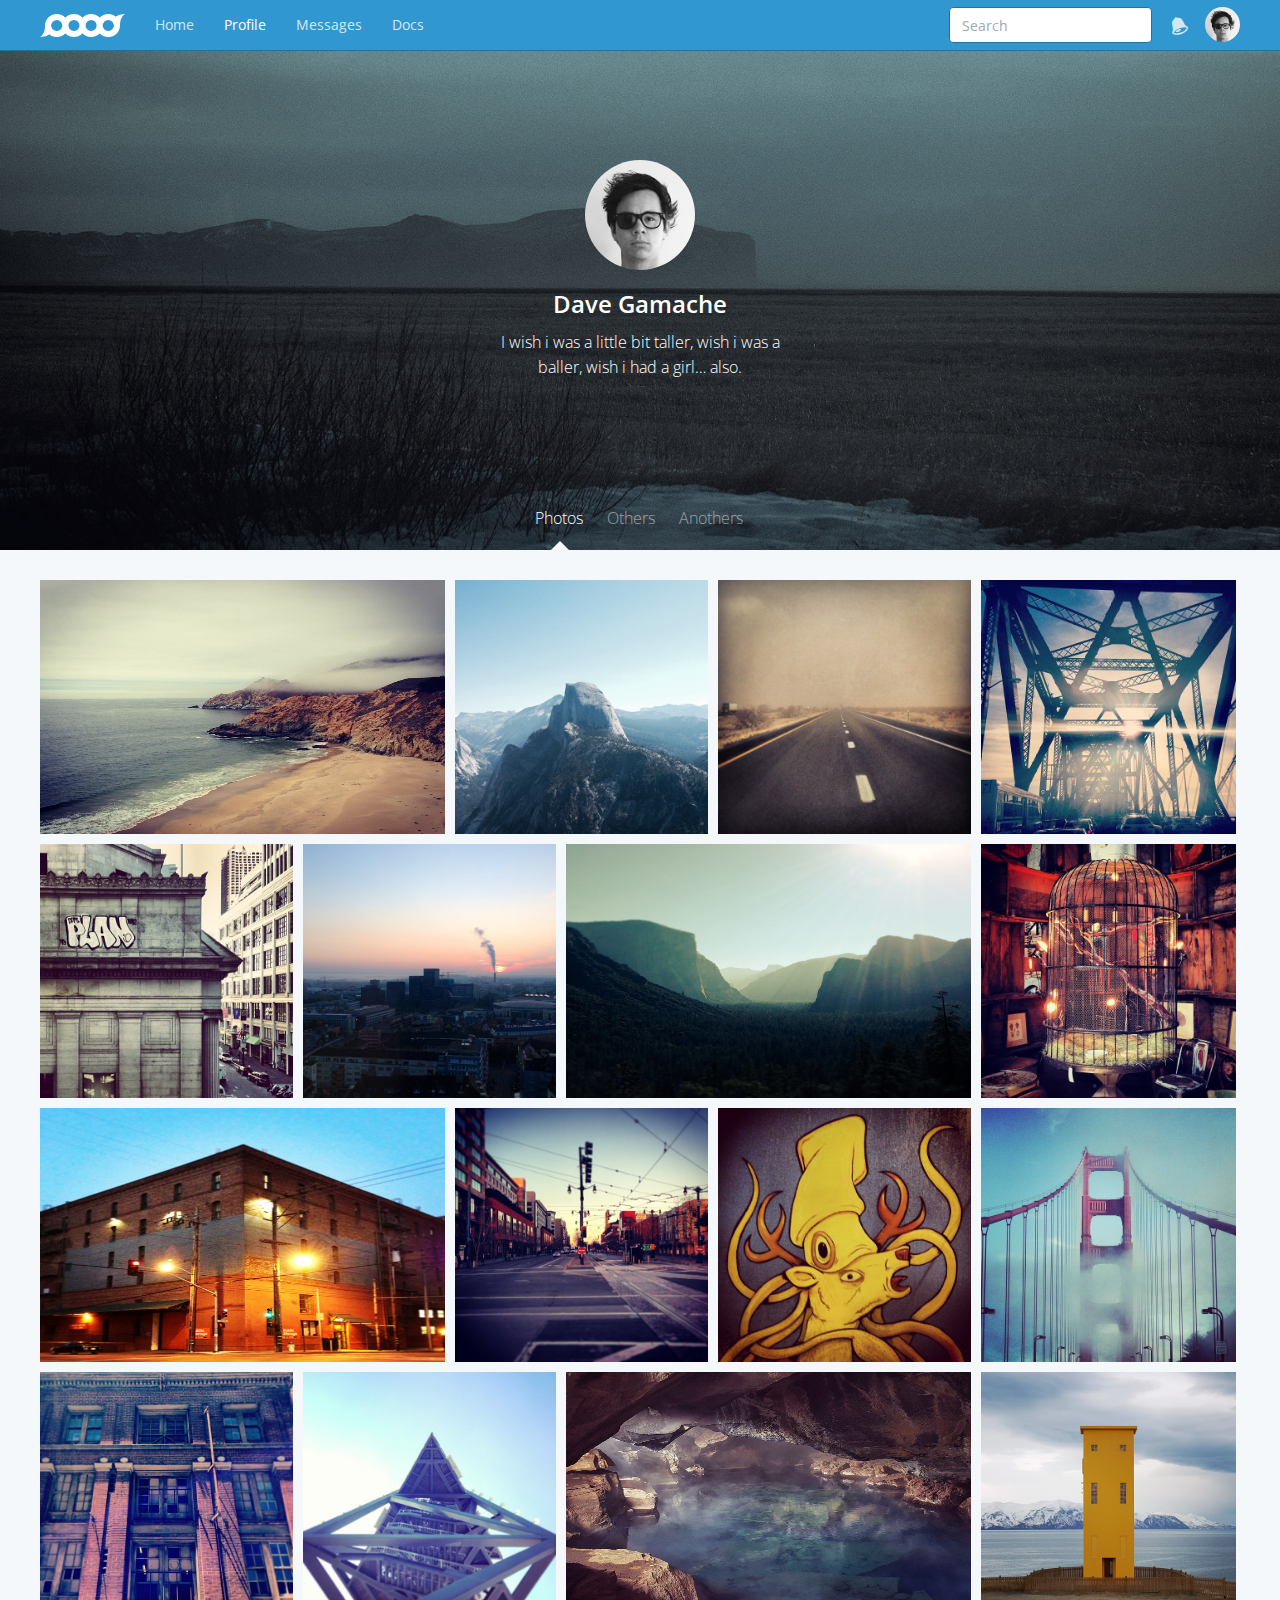
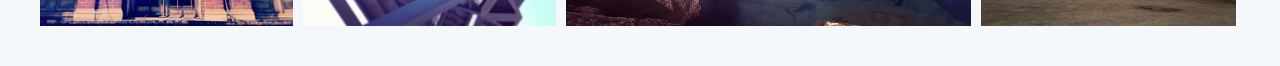
<file: 5-bootstrap/bootstrap-theme/theme-application-extended-3/v3/docs/profile/index.html>
<!DOCTYPE html>
<html lang="en">
  <head>
    <meta charset="utf-8">
    <meta http-equiv="X-UA-Compatible" content="IE=edge">
    <meta name="viewport" content="width=device-width, initial-scale=1">
    <meta name="description" content="">
    <meta name="keywords" content="">
    <meta name="author" content="">

    <title>
      
        Profile &middot; 
      
    </title>

    <link href='http://fonts.googleapis.com/css?family=Open+Sans:400,300,600' rel='stylesheet' type='text/css'>
    <link href="../assets/css/toolkit.css" rel="stylesheet">
    
    <link href="../assets/css/application.css" rel="stylesheet">

    <style>
      /* note: this is a hack for ios iframe for bootstrap themes shopify page */
      /* this chunk of css is not part of the toolkit :) */
      body {
        width: 1px;
        min-width: 100%;
        *width: 100%;
      }
    </style>

  </head>


<body class="with-top-navbar">
  


<div class="modal fade" id="msgModal" tabindex="-1" role="dialog" aria-labelledby="msgModal" aria-hidden="true">
  <div class="modal-dialog">
    <div class="modal-content">
      <div class="modal-header">
        <button type="button" class="close" data-dismiss="modal" aria-hidden="true">&times;</button>
        <button type="button" class="btn btn-sm btn-primary pull-right app-new-msg js-newMsg">New message</button>
        <h4 class="modal-title">Messages</h4>
      </div>

      <div class="modal-body p-a-0 js-modalBody">
        <div class="modal-body-scroller">
          <div class="media-list media-list-users list-group js-msgGroup">
            <a href="#" class="list-group-item">
              <div class="media">
                <span class="media-left">
                <img class="img-circle media-object" src="../assets/img/avatar-fat.jpg">
                </span>
                <div class="media-body">
                  <strong>Jacob Thornton</strong> and <strong>1 other</strong>
                  <div class="media-body-secondary">
                    Aenean eu leo quam. Pellentesque ornare sem lacinia quam &hellip;
                  </div>
                </div>
              </div>
            </a>
            <a href="#" class="list-group-item">
              <div class="media">
                <span class="media-left">
                  <img class="img-circle media-object" src="../assets/img/avatar-mdo.png">
                </span>
                <div class="media-body">
                  <strong>Mark Otto</strong> and <strong>3 others</strong>
                  <div class="media-body-secondary">
                    Brunch sustainable placeat vegan bicycle rights yeah…
                  </div>
                </div>
              </div>
            </a>
            <a href="#" class="list-group-item">
              <div class="media">
                <span class="media-left">
                  <img class="img-circle media-object" src="../assets/img/avatar-dhg.png">
                </span>
                <div class="media-body">
                  <strong>Dave Gamache</strong>
                  <div class="media-body-secondary">
                    Brunch sustainable placeat vegan bicycle rights yeah…
                  </div>
                </div>
              </div>
            </a>
            <a href="#" class="list-group-item">
              <div class="media">
                <span class="media-left">
                  <img class="img-circle media-object" src="../assets/img/avatar-fat.jpg">
                </span>
                <div class="media-body">
                  <strong>Jacob Thornton</strong> and <strong>1 other</strong>
                  <div class="media-body-secondary">
                    Aenean eu leo quam. Pellentesque ornare sem lacinia quam &hellip;
                  </div>
                </div>
              </div>
            </a>
            <a href="#" class="list-group-item">
              <div class="media">
                <span class="media-left">
                  <img class="img-circle media-object" src="../assets/img/avatar-mdo.png">
                </span>
                <div class="media-body">
                  <strong>Mark Otto</strong> and <strong>3 others</strong>
                  <div class="media-body-secondary">
                    Brunch sustainable placeat vegan bicycle rights yeah…
                  </div>
                </div>
              </div>
            </a>
            <a href="#" class="list-group-item">
              <div class="media">
                <span class="media-left">
                  <img class="img-circle media-object" src="../assets/img/avatar-dhg.png">
                </span>
                <div class="media-body">
                  <strong>Dave Gamache</strong>
                  <div class="media-body-secondary">
                    Brunch sustainable placeat vegan bicycle rights yeah…
                  </div>
                </div>
              </div>
            </a>
            <a href="#" class="list-group-item">
              <div class="media">
                <span class="media-left">
                  <img class="img-circle media-object" src="../assets/img/avatar-fat.jpg">
                </span>
                <div class="media-body">
                  <strong>Jacob Thornton</strong> and <strong>1 other</strong>
                  <div class="media-body-secondary">
                    Aenean eu leo quam. Pellentesque ornare sem lacinia quam &hellip;
                  </div>
                </div>
              </div>
            </a>
            <a href="#" class="list-group-item">
              <div class="media">
                <span class="media-left">
                  <img class="img-circle media-object" src="../assets/img/avatar-mdo.png">
                </span>
                <div class="media-body">
                  <strong>Mark Otto</strong> and <strong>3 others</strong>
                  <div class="media-body-secondary">
                    Brunch sustainable placeat vegan bicycle rights yeah…
                  </div>
                </div>
              </div>
            </a>
            <a href="#" class="list-group-item">
              <div class="media">
                <span class="media-left">
                  <img class="img-circle media-object" src="../assets/img/avatar-dhg.png">
                </span>
                <div class="media-body">
                  <strong>Dave Gamache</strong>
                  <div class="media-body-secondary">
                    Brunch sustainable placeat vegan bicycle rights yeah…
                  </div>
                </div>
              </div>
            </a>
          </div>

          <div class="hide m-a js-conversation">
            <ul class="media-list media-list-conversation">
              <li class="media media-current-user m-b-md">
                <div class="media-body">
                  <div class="media-body-text">
                    Aenean eu leo quam. Pellentesque ornare sem lacinia quam venenatis vestibulum. Nulla vitae elit libero, a pharetra augue. Maecenas sed diam eget risus varius blandit sit amet non magna. Morbi leo risus, porta ac consectetur ac, vestibulum at eros. Sed posuere consectetur est at lobortis.
                  </div>
                  <div class="media-footer">
                    <small class="text-muted">
                      <a href="#">Dave Gamache</a> at 4:20PM
                    </small>
                  </div>
                </div>
                <a class="media-right" href="#">
                  <img class="img-circle media-object" src="../assets/img/avatar-dhg.png">
                </a>
              </li>

              <li class="media m-b-md">
                <a class="media-left" href="#">
                  <img class="img-circle media-object" src="../assets/img/avatar-fat.jpg">
                </a>
                <div class="media-body">
                  <div class="media-body-text">
                   Cras justo odio, dapibus ac facilisis in, egestas eget quam. Duis mollis, est non commodo luctus, nisi erat porttitor ligula, eget lacinia odio sem nec elit. Praesent commodo cursus magna, vel scelerisque nisl consectetur et.
                  </div>
                  <div class="media-body-text">
                   Vestibulum id ligula porta felis euismod semper. Aenean lacinia bibendum nulla sed consectetur. Cras justo odio, dapibus ac facilisis in, egestas eget quam. Morbi leo risus, porta ac consectetur ac, vestibulum at eros. Praesent commodo cursus magna, vel scelerisque nisl consectetur et. Nullam quis risus eget urna mollis ornare vel eu leo. Morbi leo risus, porta ac consectetur ac, vestibulum at eros.
                  </div>
                  <div class="media-body-text">
                   Cras mattis consectetur purus sit amet fermentum. Donec sed odio dui. Integer posuere erat a ante venenatis dapibus posuere velit aliquet. Nulla vitae elit libero, a pharetra augue. Donec id elit non mi porta gravida at eget metus.
                  </div>
                  <div class="media-footer">
                    <small class="text-muted">
                      <a href="#">Fat</a> at 4:28PM
                    </small>
                  </div>
                </div>
              </li>

              <li class="media m-b-md">
                <a class="media-left" href="#">
                  <img class="img-circle media-object" src="../assets/img/avatar-mdo.png">
                </a>
                <div class="media-body">
                  <div class="media-body-text">
                   Etiam porta sem malesuada magna mollis euismod. Donec id elit non mi porta gravida at eget metus. Praesent commodo cursus magna, vel scelerisque nisl consectetur et. Etiam porta sem malesuada magna mollis euismod. Morbi leo risus, porta ac consectetur ac, vestibulum at eros. Aenean lacinia bibendum nulla sed consectetur.
                  </div>
                  <div class="media-body-text">
                   Curabitur blandit tempus porttitor. Integer posuere erat a ante venenatis dapibus posuere velit aliquet. Duis mollis, est non commodo luctus, nisi erat porttitor ligula, eget lacinia odio sem nec elit.
                  </div>
                  <div class="media-footer">
                    <small class="text-muted">
                      <a href="#">Mark Otto</a> at 4:20PM
                    </small>
                  </div>
                </div>
              </li>

              <li class="media media-current-user m-b-md">
                <div class="media-body">
                  <div class="media-body-text">
                    Aenean eu leo quam. Pellentesque ornare sem lacinia quam venenatis vestibulum. Nulla vitae elit libero, a pharetra augue. Maecenas sed diam eget risus varius blandit sit amet non magna. Morbi leo risus, porta ac consectetur ac, vestibulum at eros. Sed posuere consectetur est at lobortis.
                  </div>
                  <div class="media-footer">
                    <small class="text-muted">
                      <a href="#">Dave Gamache</a> at 4:20PM
                    </small>
                  </div>
                </div>
                <a class="media-right" href="#">
                  <img class="img-circle media-object" src="../assets/img/avatar-dhg.png">
                </a>
              </li>

              <li class="media m-b-md">
                <a class="media-left" href="#">
                  <img class="img-circle media-object" src="../assets/img/avatar-fat.jpg">
                </a>
                <div class="media-body">
                  <div class="media-body-text">
                   Cras justo odio, dapibus ac facilisis in, egestas eget quam. Duis mollis, est non commodo luctus, nisi erat porttitor ligula, eget lacinia odio sem nec elit. Praesent commodo cursus magna, vel scelerisque nisl consectetur et.
                  </div>
                  <div class="media-body-text">
                   Vestibulum id ligula porta felis euismod semper. Aenean lacinia bibendum nulla sed consectetur. Cras justo odio, dapibus ac facilisis in, egestas eget quam. Morbi leo risus, porta ac consectetur ac, vestibulum at eros. Praesent commodo cursus magna, vel scelerisque nisl consectetur et. Nullam quis risus eget urna mollis ornare vel eu leo. Morbi leo risus, porta ac consectetur ac, vestibulum at eros.
                  </div>
                  <div class="media-body-text">
                   Cras mattis consectetur purus sit amet fermentum. Donec sed odio dui. Integer posuere erat a ante venenatis dapibus posuere velit aliquet. Nulla vitae elit libero, a pharetra augue. Donec id elit non mi porta gravida at eget metus.
                  </div>
                  <div class="media-footer">
                    <small class="text-muted">
                      <a href="#">Fat</a> at 4:28PM
                    </small>
                  </div>
                </div>
              </li>

              <li class="media m-b">
                <a class="media-left" href="#">
                  <img class="img-circle media-object" src="../assets/img/avatar-mdo.png">
                </a>
                <div class="media-body">
                  <div class="media-body-text">
                   Etiam porta sem malesuada magna mollis euismod. Donec id elit non mi porta gravida at eget metus. Praesent commodo cursus magna, vel scelerisque nisl consectetur et. Etiam porta sem malesuada magna mollis euismod. Morbi leo risus, porta ac consectetur ac, vestibulum at eros. Aenean lacinia bibendum nulla sed consectetur.
                  </div>
                  <div class="media-body-text">
                   Curabitur blandit tempus porttitor. Integer posuere erat a ante venenatis dapibus posuere velit aliquet. Duis mollis, est non commodo luctus, nisi erat porttitor ligula, eget lacinia odio sem nec elit.
                  </div>
                  <div class="media-footer">
                    <small class="text-muted">
                      <a href="#">Mark Otto</a> at 4:20PM
                    </small>
                  </div>
                </div>
              </li>
            </ul>
          </div>
        </div>
      </div>
    </div>
  </div>
</div>

<div class="growl" id="app-growl"></div>

<nav class="navbar navbar-inverse navbar-fixed-top app-navbar">
  <div class="container">
    <div class="navbar-header">
      <button type="button" class="navbar-toggle collapsed" data-toggle="collapse" data-target="#navbar-collapse-main">
        <span class="sr-only">Toggle navigation</span>
        <span class="icon-bar"></span>
        <span class="icon-bar"></span>
        <span class="icon-bar"></span>
      </button>
      <a class="navbar-brand" href="../index.html">
        <img src="../assets/img/brand-white.png" alt="brand">
      </a>
    </div>
    <div class="navbar-collapse collapse" id="navbar-collapse-main">

        <ul class="nav navbar-nav hidden-xs">
          <li>
            <a href="../index.html">Home</a>
          </li>
          <li class="active">
            <a href="../profile/index.html">Profile</a>
          </li>
          <li>
            <a data-toggle="modal" href="#msgModal">Messages</a>
          </li>
          <li>
            <a href="../docs/index.html">Docs</a>
          </li>
        </ul>

        <ul class="nav navbar-nav navbar-right m-r-0 hidden-xs">
          <li >
            <a class="app-notifications" href="../notifications/index.html">
              <span class="icon icon-bell"></span>
            </a>
          </li>
          <li>
            <button class="btn btn-default navbar-btn navbar-btn-avitar" data-toggle="popover">
              <img class="img-circle" src="../assets/img/avatar-dhg.png">
            </button>
          </li>
        </ul>

        <form class="navbar-form navbar-right app-search" role="search">
          <div class="form-group">
            <input type="text" class="form-control" data-action="grow" placeholder="Search">
          </div>
        </form>

        <ul class="nav navbar-nav hidden-sm hidden-md hidden-lg">
          <li><a href="../index.html">Home</a></li>
          <li><a href="../profile/index.html">Profile</a></li>
          <li><a href="../notifications/index.html">Notifications</a></li>
          <li><a data-toggle="modal" href="#msgModal">Messages</a></li>
          <li><a href="../docs/index.html">Docs</a></li>
          <li><a href="#" data-action="growl">Growl</a></li>
          <li><a href="../login/index.html">Logout</a></li>
        </ul>

        <ul class="nav navbar-nav hidden">
          <li><a href="#" data-action="growl">Growl</a></li>
          <li><a href="../login/index.html">Logout</a></li>
        </ul>
      </div>
  </div>
</nav>


<div class="profile-header text-center"
     style="background-image: url(../assets/img/iceland.jpg);">
  <div class="container">
    <div class="container-inner">
      <img class="img-circle media-object" src="../assets/img/avatar-dhg.png">
      <h3 class="profile-header-user">Dave Gamache</h3>
      <p class="profile-header-bio">
        I wish i was a little bit taller, wish i was a baller, wish i had a girl… also.
      </p>
    </div>
  </div>

  <nav class="profile-header-nav">
    <ul class="nav nav-tabs">
      <li class="active">
        <a href="#">Photos</a>
      </li>
      <li>
        <a href="#">Others</a>
      </li>
      <li>
        <a href="#">Anothers</a>
      </li>
    </ul>
  </nav>
</div>

<div class="container m-y-md" data-grid="images">
  <div>
    <img data-width="640" data-height="400" data-action="zoom" src="../assets/img/instagram_5.jpg">
  </div>

  <div>
    <img data-width="640" data-height="640" data-action="zoom" src="../assets/img/instagram_6.jpg">
  </div>

  <div>
    <img data-width="640" data-height="640" data-action="zoom" src="../assets/img/instagram_7.jpg">
  </div>

  <div>
    <img data-width="640" data-height="640" data-action="zoom" src="../assets/img/instagram_8.jpg">
  </div>

  <div>
    <img data-width="640" data-height="640" data-action="zoom" src="../assets/img/instagram_9.jpg">
  </div>

  <div>
    <img data-width="640" data-height="640" data-action="zoom" src="../assets/img/instagram_10.jpg">
  </div>

  <div>
    <img data-width="640" data-height="400" data-action="zoom" src="../assets/img/instagram_11.jpg">
  </div>

  <div>
    <img data-width="640" data-height="640" data-action="zoom" src="../assets/img/instagram_12.jpg">
  </div>

  <div>
    <img data-width="640" data-height="400" data-action="zoom" src="../assets/img/instagram_13.jpg">
  </div>

  <div>
    <img data-width="640" data-height="640" data-action="zoom" src="../assets/img/instagram_14.jpg">
  </div>

  <div>
    <img data-width="640" data-height="640" data-action="zoom" src="../assets/img/instagram_15.jpg">
  </div>

  <div>
    <img data-width="640" data-height="640" data-action="zoom" src="../assets/img/instagram_16.jpg">
  </div>

  <div>
    <img data-width="640" data-height="640" data-action="zoom" src="../assets/img/instagram_17.jpg">
  </div>

  <div>
    <img data-width="640" data-height="640" data-action="zoom" src="../assets/img/instagram_18.jpg">
  </div>

  <div>
    <img data-width="640" data-height="400" data-action="zoom" src="../assets/img/instagram_1.jpg">
  </div>

  <div>
    <img data-width="640" data-height="640" data-action="zoom" src="../assets/img/instagram_2.jpg">
  </div>
</div>


    <script src="../assets/js/jquery.min.js"></script>
    <script src="../assets/js/chart.js"></script>
    <script src="../assets/js/toolkit.js"></script>
    <script src="../assets/js/application.js"></script>
    <script>
      // execute/clear BS loaders for docs
      $(function(){
        if (window.BS&&window.BS.loader&&window.BS.loader.length) {
          while(BS.loader.length){(BS.loader.pop())()}
        }
      })
    </script>
  </body>
</html>
</file>
<file: 5-bootstrap/bootstrap-theme/theme-application-extended-3/v3/docs/assets/css/application.css>
/*
 * Application level styles
 * (things that dont make sense in a toolkit :)
 * copyright @colossal 2015
 */

/* docs overrides */
.highlight {
  background-color: #fff;
  border-color: #d3e0e9;
}


/* general overrides */
.list-group-item .glyphicon {
  line-height: 1.4;
}
.modal-header .close {
  margin-top: 4px;
}


/* navbar */
.app-navbar {
  font-weight: 400;
  -webkit-font-smoothing: antialiased;
}
.app-navbar .form-control {
  box-shadow: none;
}
.app-navbar .navbar-brand img {
  width: 85px;
}
.app-navbar .navbar-collapse {
  max-height: inherit;
}
.app-navbar .navbar-collapse:after {
  height: 100vh;
}
.app-navbar .form-control {
  border-color: #1C73A5;
}
.app-notifications {
  margin-left: -12px;
  padding-bottom: 10px !important;
}
.app-notifications .icon:before {
  font-size: 20px;
}
@media (min-width: 768px) {
  .app-navbar .navbar-collapse:after {
    height: auto;
  }
}
@media (max-width: 768px) {
  .app-search {
    margin-top: -1px;
  }
}


/* misc */
.app-login-form {
  max-width: 280px;
  margin-top: -60px;
}
.app-new-msg {
  margin-right: 10px;
}
.app-brand {
  width: 40%;
  display: inline-block;
}
.app-brand img {
  width: 100%;
}
</file>
<file: 5-bootstrap/bootstrap-theme/theme-application-extended-3/v4/docs/assets/css/application.css>
/*
 * Application level styles
 * (things that dont make sense in a toolkit :)
 * copyright @colossal 2015
 */

/* docs overrides */
.highlight {
  background-color: #fff;
  border-color: #d3e0e9;
}


/* general overrides */
.list-group-item .glyphicon {
  line-height: 1.4;
}
.modal-header .close {
  margin-top: 4px;
}
strong {
  font-weight: bold;
}


/* navbar */
.app-navbar {
  font-weight: 400;
  -webkit-font-smoothing: antialiased;
}
.app-navbar .form-control {
  box-shadow: none;
}
.app-navbar .navbar-brand img {
  width: 85px;
}
.app-navbar .navbar-collapse {
  max-height: inherit;
}
.app-navbar .navbar-collapse:after {
  height: 100vh;
}
.app-navbar .form-control {
  border-color: #1C73A5;
}
.app-navbar .app-notifications {
  margin-left: 1rem;
  padding-bottom: 4px !important;
  padding-top: 4px !important;
}
.app-notifications .icon:before {
  font-size: 20px;
}
@media (min-width: 768px) {
  .app-navbar .navbar-collapse:after {
    height: auto;
  }
}
@media (max-width: 768px) {
  .app-search {
    margin-top: -1px;
  }
}


/* misc */
.app-login-form {
  max-width: 280px;
  margin-top: -60px;
}
.app-new-msg {
  margin-right: 10px;
}
.app-brand {
  width: 40%;
  display: inline-block;
}
.app-brand img {
  width: 100%;
}
</file>
<file: 5-bootstrap/bootstrap-theme/theme-dashboard-extended-3/v3/docs/assets/css/application.css>
/* global body padding */
body {
  padding-top:    20px;
  padding-bottom: 20px;
}

@media (min-width: 768px) {
  body {
    padding-top:    50px;
    padding-bottom: 50px;
  }
}


/* global spacing overrides */
h1, h2, h3, h4, h5, h6,
.h1, .h2, .h3, .h4, .h5, .h6 {
  margin-top: 0;
}
hr {
  margin-top: 30px;
  margin-bottom: 30px;
}

.navbar-fixed-top,
.navbar-static-top {
  border-bottom: 0;
}
</file>
<file: 5-bootstrap/bootstrap-theme/theme-dashboard-extended-3/v4/docs/assets/css/application.css>
/* global body padding */
body {
  padding-top:    20px;
  padding-bottom: 20px;
}

@media (min-width: 768px) {
  body {
    padding-top:    50px;
    padding-bottom: 50px;
  }
}


/* global spacing overrides */
h1, h2, h3, h4, h5, h6,
.h1, .h2, .h3, .h4, .h5, .h6 {
  margin-top: 0;
}
hr {
  margin-top: 30px;
  margin-bottom: 30px;
}

.navbar-fixed-top,
.navbar-static-top {
  border-bottom: 0;
}
</file>
<file: 5-bootstrap/bootstrap-theme/theme-marketing-extended-3/v3/docs/assets/css/application-startup.css>
/* navbar */
.app-navbar {
  font-weight: 500;
  letter-spacing: .05em;
  position: absolute;
}


/* header block */
.app-graph {
  width: 150%;
  position: absolute;
  right: 0;
  bottom: -40px;
}
@media (min-width: 768px) {
  .app-graph {
    width: 100%;
    bottom: 0;
  }
}


/* iphone block */
.app-iphone-block {
  padding-bottom: 60px;
}
@media (min-width: 768px) {
  .app-iphone-block {
    padding-bottom: 0;
  }
}


/* code block */
.app-code-block {
  background-color: #262F36;
  overflow: hidden;
}
.app-code {
  color: #6EA4CF;
  border: #495158 1px solid;
  background: transparent;
  font-size: 12px;
  padding: 20px;
  line-height: 1.55;
  margin-bottom: 30px;
}
.app-code span {
  color: #8496A5;
}
@media (min-width: 768px) {
  .app-code {
    width: 600px;
    margin-bottom: 0;
  }
}
@media (min-width: 992px) {
  .app-code {
    padding: 50px;
    font-size: 15px;
  }
}


/* pull quote block */
.app-high-praise img {
  width: 100%;
}


/* brand ribbon block */
.app-ribbon {
  background: #2595FF;
}
.app-ribbon .container {
  padding-left: 0;
  padding-right: 0;
  margin-bottom: -30px;
}
.app-ribbon img {
  margin: 0 10px 30px;
}


/* marketing grid block */
.app-block-marketing-grid .container {
  margin-bottom: -60px;
}
.app-marketing-grid .m-b {
  margin-bottom: 10px !important;
}
@media (max-width: 768px) {
  .app-marketing-grid .m-b-lg {
    margin-bottom: 40px !important;
  }
}


/* price plan block */
.app-price-plans {
  background-color: #F4F5F6;
}
.app-price-plans .container {
  margin-bottom: -60px;
}


/* footer block */
.app-footer {
  background-color: #262F36;
}
.app-footer a {
  color: #fff;
}


/* general block overrrides */
@media (max-width: 768px) {
  .block .lead {
    line-height: 1.3;
  }
  .block h3 {
    line-height: 1.15;
  }
}


/* general inverse overrides */
.block-inverse .text-muted {
  color: rgba(255, 255, 255, .7);
}
.block-inverse .block-bg-img {
  background-color: transparent;
}


/* general btn overrides */
.btn-lg {
  font-size: 18px;
}
.block-secondary .btn-lg {
  width: 100%;
}
.btn-lg:not(.btn-block) {
  padding: 12px 50px;
}
@media (min-width: 768px) {
  .btn-lg:not(.btn-block) {
    width: auto;
  }
}


/* ie10+ */
@media (min-width: 768px) {
  .app-align-center {
    display: flex;
    align-items: center;
  }
}
</file>
<file: 5-bootstrap/bootstrap-theme/theme-marketing-extended-3/v4/docs/assets/css/application-startup.css>
/* navbar */
.app-navbar {
  font-weight: 500;
  letter-spacing: .05em;
  position: absolute;
}


/* header block */
.app-graph {
  width: 150%;
  position: absolute;
  right: 0;
  bottom: -40px;
}
@media (min-width: 768px) {
  .app-graph {
    width: 100%;
    bottom: 0;
  }
}


/* iphone block */
.app-iphone-block {
  padding-bottom: 60px;
}
@media (min-width: 768px) {
  .app-iphone-block {
    padding-bottom: 0;
  }
}


/* code block */
.app-code-block {
  background-color: #262F36;
  overflow: hidden;
}
.app-code {
  color: #6EA4CF;
  border: #495158 1px solid;
  background: transparent;
  font-size: 12px;
  padding: 20px;
  line-height: 1.55;
  margin-bottom: 30px;
  border-radius: .3rem;
}
.app-code span {
  color: #8496A5;
}
@media (min-width: 768px) {
  .app-code {
    width: 600px;
    margin-bottom: 0;
  }
}
@media (min-width: 992px) {
  .app-code {
    padding: 50px;
    font-size: 15px;
  }
}


/* pull quote block */
.app-high-praise img {
  width: 100%;
}


/* brand ribbon block */
.app-ribbon {
  background: #2595FF;
}
.app-ribbon .container {
  padding-left: 0;
  padding-right: 0;
  margin-bottom: -30px;
}
.app-ribbon img {
  margin: 0 10px 30px;
}


/* marketing grid block */
.app-block-marketing-grid .container {
  margin-bottom: -60px;
}
.app-marketing-grid .m-b {
  margin-bottom: 10px !important;
}
@media (max-width: 768px) {
  .app-marketing-grid .m-b-lg {
    margin-bottom: 40px !important;
  }
}


/* price plan block */
.app-price-plans {
  background-color: #F4F5F6;
}
.app-price-plans .container {
  margin-bottom: -60px;
}


/* footer block */
.app-footer {
  background-color: #262F36;
}
.app-footer a {
  color: #fff;
}


/* general block overrrides */
@media (max-width: 768px) {
  .block .lead {
    line-height: 1.3;
  }
  .block h3 {
    line-height: 1.15;
  }
}


/* general inverse overrides */
.block-inverse .text-muted {
  color: rgba(255, 255, 255, .7) !important;
}
.block-inverse .block-bg-img {
  background-color: transparent;
}


/* general btn overrides */
.btn-lg {
  font-size: 18px;
}
.block-secondary .btn-lg {
  width: 100%;
}
.btn-lg:not(.btn-block) {
  padding: 12px 50px;
}
@media (min-width: 768px) {
  .btn-lg:not(.btn-block) {
    width: auto;
  }
}


/* ie10+ */
@media (min-width: 768px) {
  .app-align-center {
    display: flex;
    align-items: center;
  }
}
</file>
